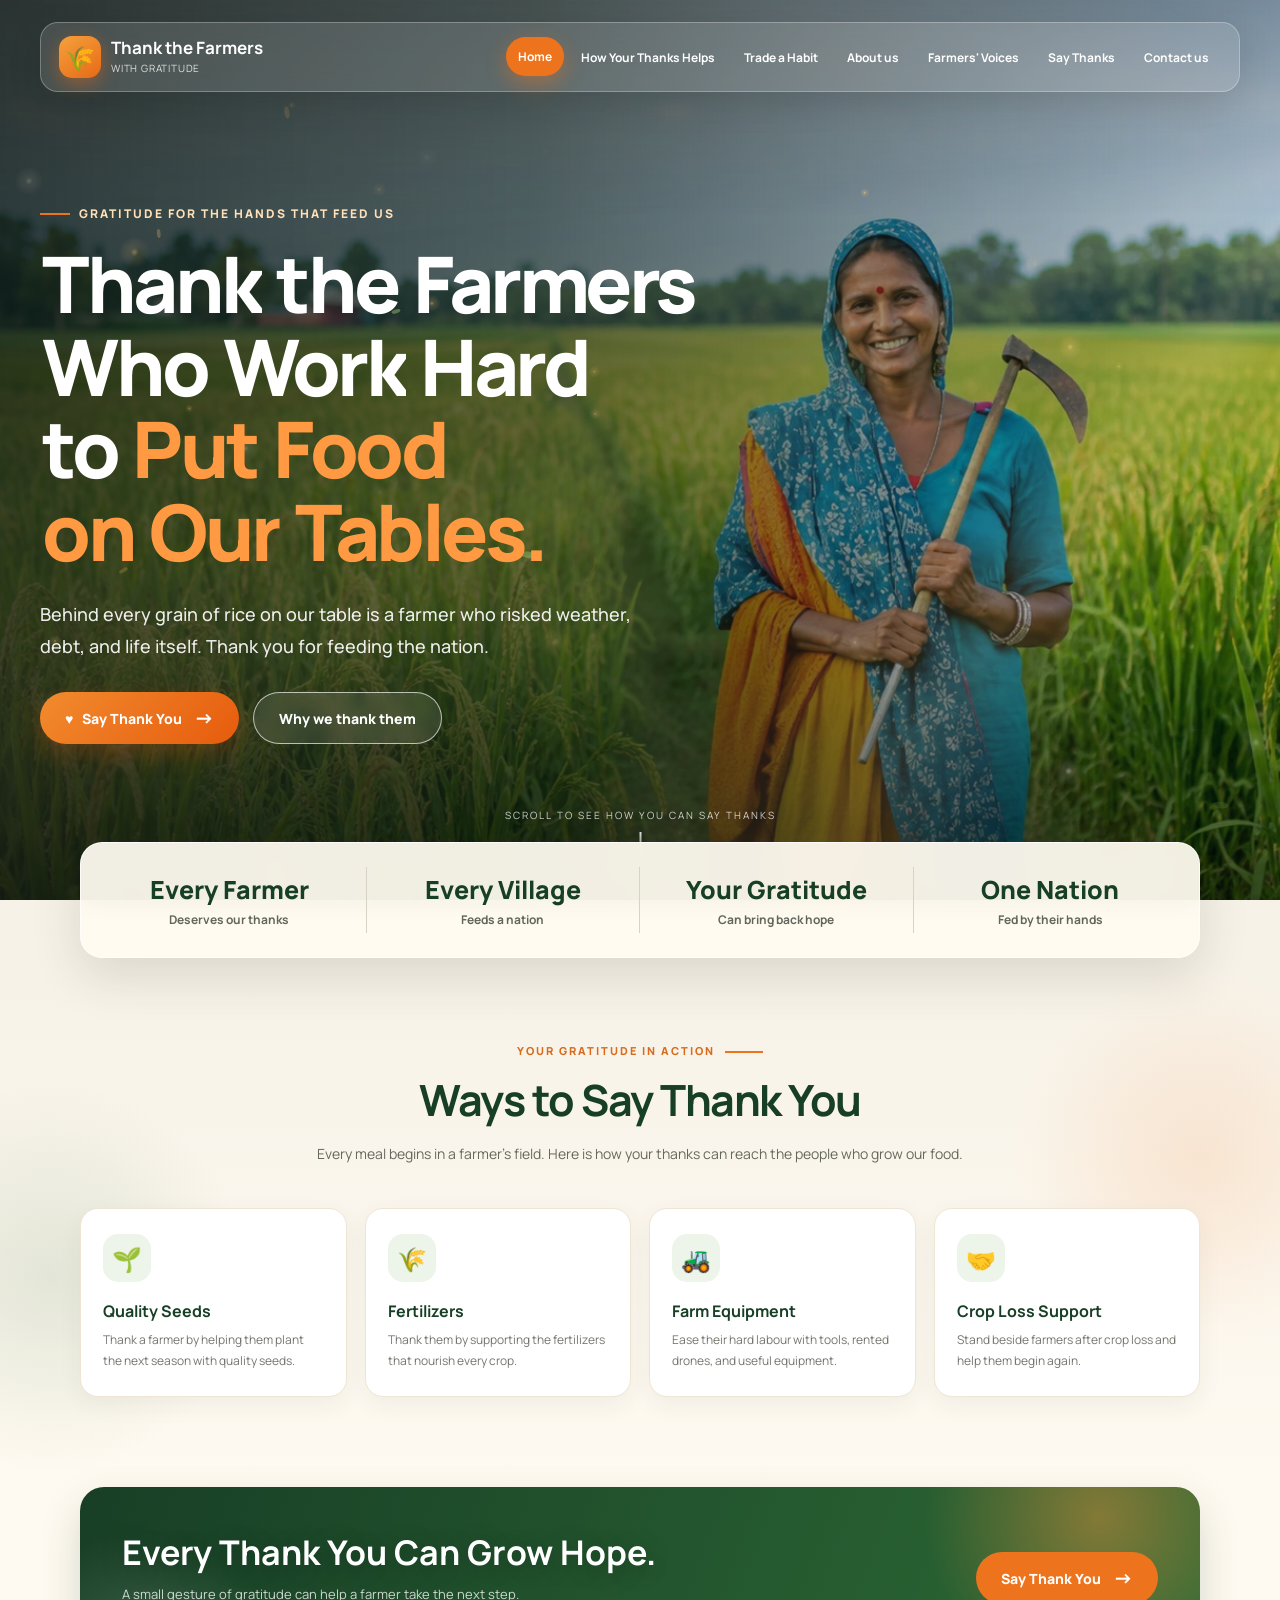
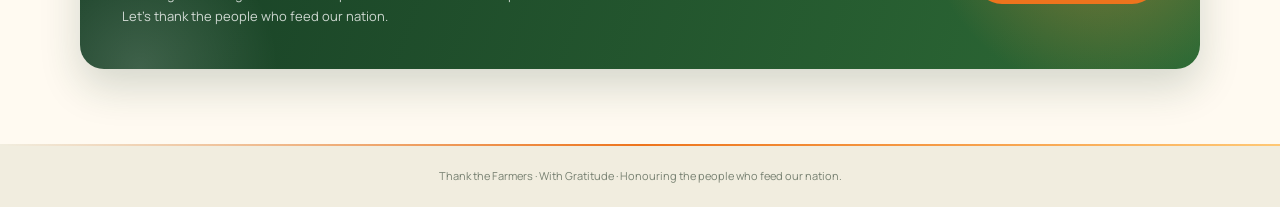
<file: index.html>
<!DOCTYPE html>
<html lang="en">
<head>
  <meta charset="UTF-8" />
  <meta name="viewport" content="width=device-width, initial-scale=1.0" />
  <meta name="description" content="Thank the farmers who work hard to put food on our tables. Say thank you with gratitude and support." />
  <title>Thank the Farmers | With Gratitude</title>
  <link rel="preconnect" href="https://fonts.googleapis.com">
  <link rel="preconnect" href="https://fonts.gstatic.com" crossorigin>
  <link href="https://fonts.googleapis.com/css2?family=Manrope:wght@400;500;600;700;800&display=swap" rel="stylesheet">
  <style>
    :root {
      --green: #173f25;
      --green-dark: #102d1b;
      --orange: #ed741d;
      --cream: #fff8ec;
      --ink: #17251b;
    }
    * { box-sizing: border-box; }
    html { scroll-behavior: smooth; }
    body {
      margin: 0;
      font-family: "Manrope", Arial, sans-serif;
      color: var(--ink);
      background: #f7f2e8;
    }
    .hero {
      min-height: 100vh;
      position: relative;
      isolation: isolate;
      display: flex;
      flex-direction: column;
      background:
        linear-gradient(90deg, rgba(7, 20, 16, .82) 0%, rgba(10, 25, 18, .65) 42%, rgba(9, 20, 15, .16) 100%),
        linear-gradient(0deg, rgba(8, 20, 14, .42), transparent 42%),
        url("farmer-background.webp") 72% 25% / cover no-repeat;
    }
    .hero::after {
      content: "";
      position: absolute;
      inset: 0;
      z-index: -1;
      background: linear-gradient(180deg, rgba(0,0,0,.25), transparent 24%, transparent 72%, rgba(0,0,0,.22));
      pointer-events: none;
    }
    .navbar {
      width: min(1200px, calc(100% - 48px));
      margin: 22px auto 0;
      padding: 13px 18px;
      display: flex;
      align-items: center;
      justify-content: space-between;
      gap: 22px;
      border: 1px solid rgba(255,255,255,.27);
      border-radius: 18px;
      background: rgba(255,255,255,.13);
      backdrop-filter: blur(16px);
      -webkit-backdrop-filter: blur(16px);
      box-shadow: 0 10px 35px rgba(0,0,0,.12);
    }
    .brand {
      display: flex;
      align-items: center;
      gap: 10px;
      color: white;
      text-decoration: none;
      flex-shrink: 0;
    }
    .brand-mark {
      width: 42px; height: 42px;
      display: grid; place-items: center;
      border-radius: 13px;
      color: #fff;
      background: linear-gradient(145deg, #f6a13c, #e66a16);
      font-size: 24px;
    }
    .brand strong { display: block; font-size: 17px; line-height: 1.1; }
    .brand small { display: block; margin-top: 3px; color: rgba(255,255,255,.82); font-size: 10px; letter-spacing: .8px; }
    .nav-links { display: flex; align-items: center; gap: 5px; }
    .nav-links a {
      color: #fff;
      text-decoration: none;
      font-size: 12px;
      font-weight: 700;
      padding: 11px 12px;
      border-radius: 999px;
      transition: background .2s, transform .2s;
      white-space: nowrap;
    }
    .nav-links a:hover, .nav-links a.active { background: var(--orange); transform: translateY(-1px); }
    .hero-content {
      width: min(1200px, calc(100% - 48px));
      margin: auto;
      padding: 95px 0 145px;
      color: white;
    }
    .eyebrow {
      display: inline-flex;
      align-items: center;
      gap: 9px;
      margin-bottom: 20px;
      color: #ffe0b8;
      font-size: 12px;
      font-weight: 800;
      letter-spacing: 2px;
      text-transform: uppercase;
    }
    .eyebrow::before { content: ""; width: 30px; height: 2px; background: var(--orange); }
    h1 {
      max-width: 720px;
      margin: 0;
      font-size: clamp(42px, 6.2vw, 78px);
      line-height: 1.06;
      letter-spacing: -3.5px;
      font-weight: 800;
      text-wrap: balance;
    }
    h1 span { color: #ff9a43; }
    .hero-content p {
      max-width: 630px;
      margin: 25px 0 30px;
      color: rgba(255,255,255,.91);
      font-size: clamp(15px, 1.45vw, 18px);
      line-height: 1.8;
      font-weight: 500;
    }
    .actions { display: flex; align-items: center; flex-wrap: wrap; gap: 14px; }
    .btn {
      display: inline-flex;
      align-items: center;
      justify-content: center;
      gap: 12px;
      min-height: 52px;
      padding: 0 25px;
      border-radius: 999px;
      text-decoration: none;
      font-size: 14px;
      font-weight: 800;
      transition: transform .2s, box-shadow .2s;
    }
    .btn:hover { transform: translateY(-3px); box-shadow: 0 12px 25px rgba(0,0,0,.2); }
    .btn-primary { color: white; background: linear-gradient(135deg, #f28b2e, #e65b0d); box-shadow: 0 9px 24px rgba(221,91,14,.28); }
    .btn-outline { color: white; border: 1px solid rgba(255,255,255,.65); background: rgba(255,255,255,.1); }
    .btn .arrow { font-size: 20px; line-height: 1; }
    .scroll-note {
      position: absolute;
      bottom: 34px; left: 50%;
      transform: translateX(-50%);
      color: rgba(255,255,255,.78);
      font-size: 10px; letter-spacing: 2px; text-transform: uppercase;
    }
    .impact-wrap {
      position: relative;
      z-index: 2;
      width: min(1120px, calc(100% - 48px));
      margin: -58px auto 0;
    }
    .impact {
      display: grid;
      grid-template-columns: repeat(4, 1fr);
      padding: 24px 12px;
      border: 1px solid rgba(255,255,255,.8);
      border-radius: 22px;
      background: rgba(255,251,241,.94);
      box-shadow: 0 18px 50px rgba(44,48,30,.14);
      backdrop-filter: blur(14px);
    }
    .impact-item { text-align: center; padding: 5px 14px; border-right: 1px solid #d8d3c5; }
    .impact-item:last-child { border: 0; }
    .impact-item strong { display: block; color: var(--green); font-size: 25px; font-weight: 800; }
    .impact-item span { display: block; margin-top: 4px; color: #62665c; font-size: 12px; font-weight: 700; }
    .intro {
      padding: 85px 24px 90px;
      text-align: center;
      background: linear-gradient(180deg, #f7f2e8, #fffaf1);
    }
    .section-kicker { color: #d96c1c; font-size: 11px; font-weight: 800; letter-spacing: 2px; text-transform: uppercase; }
    .intro h2 { margin: 12px 0 12px; color: var(--green); font-size: clamp(29px, 4vw, 43px); letter-spacing: -1.5px; }
    .intro > p { max-width: 650px; margin: 0 auto; color: #65685e; line-height: 1.8; font-size: 14px; }
    .support-grid {
      width: min(1120px, 100%);
      margin: 42px auto 0;
      display: grid;
      grid-template-columns: repeat(4, 1fr);
      gap: 18px;
      text-align: left;
    }
    .support-card {
      padding: 25px 22px;
      border: 1px solid #eee5d5;
      border-radius: 18px;
      background: #fff;
      box-shadow: 0 8px 24px rgba(50,55,35,.06);
      transition: transform .2s, box-shadow .2s;
    }
    .support-card:hover { transform: translateY(-5px); box-shadow: 0 16px 30px rgba(50,55,35,.1); }
    .support-icon {
      width: 48px; height: 48px; display: grid; place-items: center;
      margin-bottom: 18px; border-radius: 15px;
      background: #edf4e9; color: #2c6a36; font-size: 24px;
    }
    .support-card h3 { margin: 0 0 8px; color: var(--green); font-size: 16px; }
    .support-card p { margin: 0; color: #73766d; font-size: 12px; line-height: 1.7; }
    .closing {
      padding: 0 24px 75px;
      background: #fffaf1;
    }
    .closing-inner {
      width: min(1120px, 100%);
      margin: auto;
      padding: 42px;
      display: flex; align-items: center; justify-content: space-between; gap: 25px;
      border-radius: 24px;
      color: white;
      background: linear-gradient(110deg, #183f26, #2d6a35);
      box-shadow: 0 18px 40px rgba(24,63,38,.18);
    }
    .closing h2 { margin: 0 0 8px; font-size: clamp(24px, 3vw, 34px); }
    .closing p { margin: 0; color: rgba(255,255,255,.78); font-size: 13px; line-height: 1.7; }
    .closing .btn { flex-shrink: 0; color: white; background: var(--orange); }
    footer { padding: 24px; text-align: center; color: #778071; background: #f1eddf; font-size: 11px; }
    @media (max-width: 980px) {
      .navbar { align-items: flex-start; flex-direction: column; }
      .nav-links { width: 100%; overflow-x: auto; padding-bottom: 3px; }
      .nav-links a { font-size: 11px; }
      .hero-content { padding-top: 85px; }
      .support-grid { grid-template-columns: repeat(2, 1fr); }
    }
    @media (max-width: 600px) {
      .hero { min-height: 790px;  }
      .navbar { width: calc(100% - 24px); margin-top: 12px; padding: 12px; border-radius: 14px; }
      .nav-links { gap: 2px; }
      .nav-links a { padding: 9px 10px; }
      .hero-content { width: calc(100% - 40px); padding: 100px 0 155px; margin: 0 auto; }
      h1 { font-size: clamp(39px, 11vw, 58px); letter-spacing: -2px; }
      .hero-content p { font-size: 14px; line-height: 1.7; }
      .btn { min-height: 48px; padding: 0 20px; }
      .impact-wrap { width: calc(100% - 24px); margin-top: -75px; }
      .impact { grid-template-columns: repeat(2, 1fr); padding: 12px 5px; }
      .impact-item { padding: 13px 5px; }
      .impact-item:nth-child(2) { border-right: 0; }
      .impact-item:nth-child(1), .impact-item:nth-child(2) { border-bottom: 1px solid #d8d3c5; }
      .impact-item strong { font-size: 20px; }
      .impact-item span { font-size: 10px; }
      .intro { padding: 65px 18px; }
      .support-grid { gap: 11px; }
      .support-card { padding: 18px 14px; }
      .support-card h3 { font-size: 14px; }
      .support-card p { font-size: 11px; }
      .closing { padding: 0 18px 55px; }
      .closing-inner { padding: 28px 22px; align-items: flex-start; flex-direction: column; }
    }
  
    /* ---- Mobile menu (tablet/phone only; laptop navbar unchanged) ---- */
    .menu-toggle { display:none; }
    @media (max-width:980px) {
      .navbar { flex-direction:row; align-items:center; flex-wrap:nowrap; position:relative; z-index:20; }
      .menu-toggle { display:flex; flex-direction:column; justify-content:center; align-items:stretch; gap:5px; width:46px; height:46px; margin-left:auto; padding:0 12px; border:1px solid rgba(255,255,255,.38); border-radius:14px; background:rgba(255,255,255,.16); cursor:pointer; -webkit-tap-highlight-color:transparent; }
      .menu-toggle span { display:block; height:2px; border-radius:2px; background:#fff; transition:transform .25s ease, opacity .2s ease; }
      .navbar.open .menu-toggle { background:var(--orange); border-color:var(--orange); }
      .navbar.open .menu-toggle span:nth-child(1) { transform:translateY(7px) rotate(45deg); }
      .navbar.open .menu-toggle span:nth-child(2) { opacity:0; }
      .navbar.open .menu-toggle span:nth-child(3) { transform:translateY(-7px) rotate(-45deg); }
      .nav-links { display:none; position:absolute; top:calc(100% + 10px); left:0; right:0; width:auto; flex-direction:column; align-items:stretch; gap:4px; padding:12px; overflow:visible; border:1px solid rgba(255,255,255,.2); border-radius:20px; background:rgba(14,40,25,.97); box-shadow:0 22px 44px rgba(0,0,0,.35); }
      .navbar.open .nav-links { display:flex; animation:menuIn .22s ease; }
      .nav-links a { display:flex; align-items:center; justify-content:space-between; padding:15px 16px; border-radius:13px; font-size:15px; white-space:normal; transform:none !important; }
      .nav-links a::after { content:"\203A"; opacity:.55; font-size:20px; line-height:1; }
      .nav-links a.active { background:var(--orange); }
      .nav-links a.active::after { opacity:1; }
      .hero.menu-open, .page-hero.menu-open { z-index:30; }
    }
    @keyframes menuIn { from { opacity:0; transform:translateY(-8px); } to { opacity:1; transform:none; } }
  
    /* ---- Keep the farmer's face visible on every screen size ---- */
    @media (min-width:601px) and (max-width:980px) {
      .hero-content h1, .hero-content p { max-width:60%; }
    }
    @media (max-width:600px) {
      .hero, .page-hero {
        background:
          linear-gradient(0deg, rgba(7,20,16,.92) 0%, rgba(10,25,18,.78) 38%, rgba(9,20,15,.12) 62%, rgba(9,20,15,.05) 100%),
          url("farmer-background.webp") 72% 0 / cover no-repeat !important;
      }
      .hero-content { margin-top:auto !important; padding-top:340px !important; }
      .hero { min-height:820px; }
      .page-hero { min-height:0; }
      .page-hero .hero-content { padding-bottom:70px !important; }
    }
  </style>
  <script>document.documentElement.className+=" fx"</script>
  <link rel="stylesheet" href="effects.css">
</head>
<body>
  <header class="hero" id="home">
    <nav class="navbar" aria-label="Main navigation">
      <a class="brand" href="#home">
        <span class="brand-mark">🌾</span>
        <span><strong>Thank the Farmers</strong><small>WITH GRATITUDE</small></span>
      </a>
      <button class="menu-toggle" type="button" aria-label="Open menu" aria-expanded="false" aria-controls="navlinks"><span></span><span></span><span></span></button>
      <div class="nav-links" id="navlinks">
        <a class="active" href="#home">Home</a>
        <a href="what-we-do-with-donations.html">How Your Thanks Helps</a>
        <a href="donate-bad-habits.html">Trade a Habit</a>
        <a href="aboutus.html">About us</a>
        <a href="impact-stories.html">Farmers' Voices</a>
        <a href="donations.html">Say Thanks</a>
        <a href="contact.html">Contact us</a>
      </div>
    </nav>

    <main class="hero-content">
      <div class="eyebrow">Gratitude for the hands that feed us</div>
      <h1>Thank the Farmers Who Work Hard to <span>Put Food on Our Tables.</span></h1>
      <p>Behind every grain of rice on our table is a farmer who risked weather, debt, and life itself. Thank you for feeding the nation.</p>
      <div class="actions">
        <a class="btn btn-primary" href="donations.html">♥ &nbsp; Say Thank You <span class="arrow">→</span></a>
        <a class="btn btn-outline" href="#support">Why we thank them</a>
      </div>
    </main>
    <div class="scroll-note">Scroll to see how you can say thanks</div>
  </header>

  <section class="impact-wrap" id="impact" aria-label="Our impact">
    <div class="impact">
      <div class="impact-item"><strong>Every Farmer</strong><span>Deserves our thanks</span></div>
      <div class="impact-item"><strong>Every Village</strong><span>Feeds a nation</span></div>
      <div class="impact-item"><strong>Your Gratitude</strong><span>Can bring back hope</span></div>
      <div class="impact-item"><strong>One Nation</strong><span>Fed by their hands</span></div>
    </div>
  </section>

  <section class="intro" id="support">
    <div class="section-kicker">Your gratitude in action</div>
    <h2>Ways to Say Thank You</h2>
    <p>Every meal begins in a farmer's field. Here is how your thanks can reach the people who grow our food.</p>
    <div class="support-grid">
      <article class="support-card">
        <div class="support-icon">🌱</div>
        <h3>Quality Seeds</h3>
        <p>Thank a farmer by helping them plant the next season with quality seeds.</p>
      </article>
      <article class="support-card">
        <div class="support-icon">🌾</div>
        <h3>Fertilizers</h3>
        <p>Thank them by supporting the fertilizers that nourish every crop.</p>
      </article>
      <article class="support-card">
        <div class="support-icon">🚜</div>
        <h3>Farm Equipment</h3>
        <p>Ease their hard labour with tools, rented drones, and useful equipment.</p>
      </article>
      <article class="support-card">
        <div class="support-icon">🤝</div>
        <h3>Crop Loss Support</h3>
        <p>Stand beside farmers after crop loss and help them begin again.</p>
      </article>
    </div>
  </section>

  <section class="closing" id="donate">
    <div class="closing-inner">
      <div>
        <h2>Every Thank You Can Grow Hope.</h2>
        <p>A small gesture of gratitude can help a farmer take the next step.<br>Let's thank the people who feed our nation.</p>
      </div>
      <a class="btn" href="donations.html">Say Thank You <span class="arrow">→</span></a>
    </div>
  </section>

  <footer id="contact">Thank the Farmers · With Gratitude · Honouring the people who feed our nation.</footer>
  <script>
    (function () {
      var nav = document.querySelector('.navbar'), btn = document.querySelector('.menu-toggle');
      if (!nav || !btn) return;
      var host = nav.closest('header');
      function setOpen(o) {
        nav.classList.toggle('open', o);
        if (host) host.classList.toggle('menu-open', o);
        btn.setAttribute('aria-expanded', o ? 'true' : 'false');
      }
      btn.addEventListener('click', function (e) { e.stopPropagation(); setOpen(!nav.classList.contains('open')); });
      nav.querySelectorAll('.nav-links a').forEach(function (a) { a.addEventListener('click', function () { setOpen(false); }); });
      document.addEventListener('click', function (e) { if (!nav.contains(e.target)) setOpen(false); });
      document.addEventListener('keydown', function (e) { if (e.key === 'Escape') setOpen(false); });
      window.addEventListener('resize', function () { if (window.innerWidth > 980) setOpen(false); });
    })();
  </script>
  <script src="effects.js" defer></script>
</body>
</html>
</file>
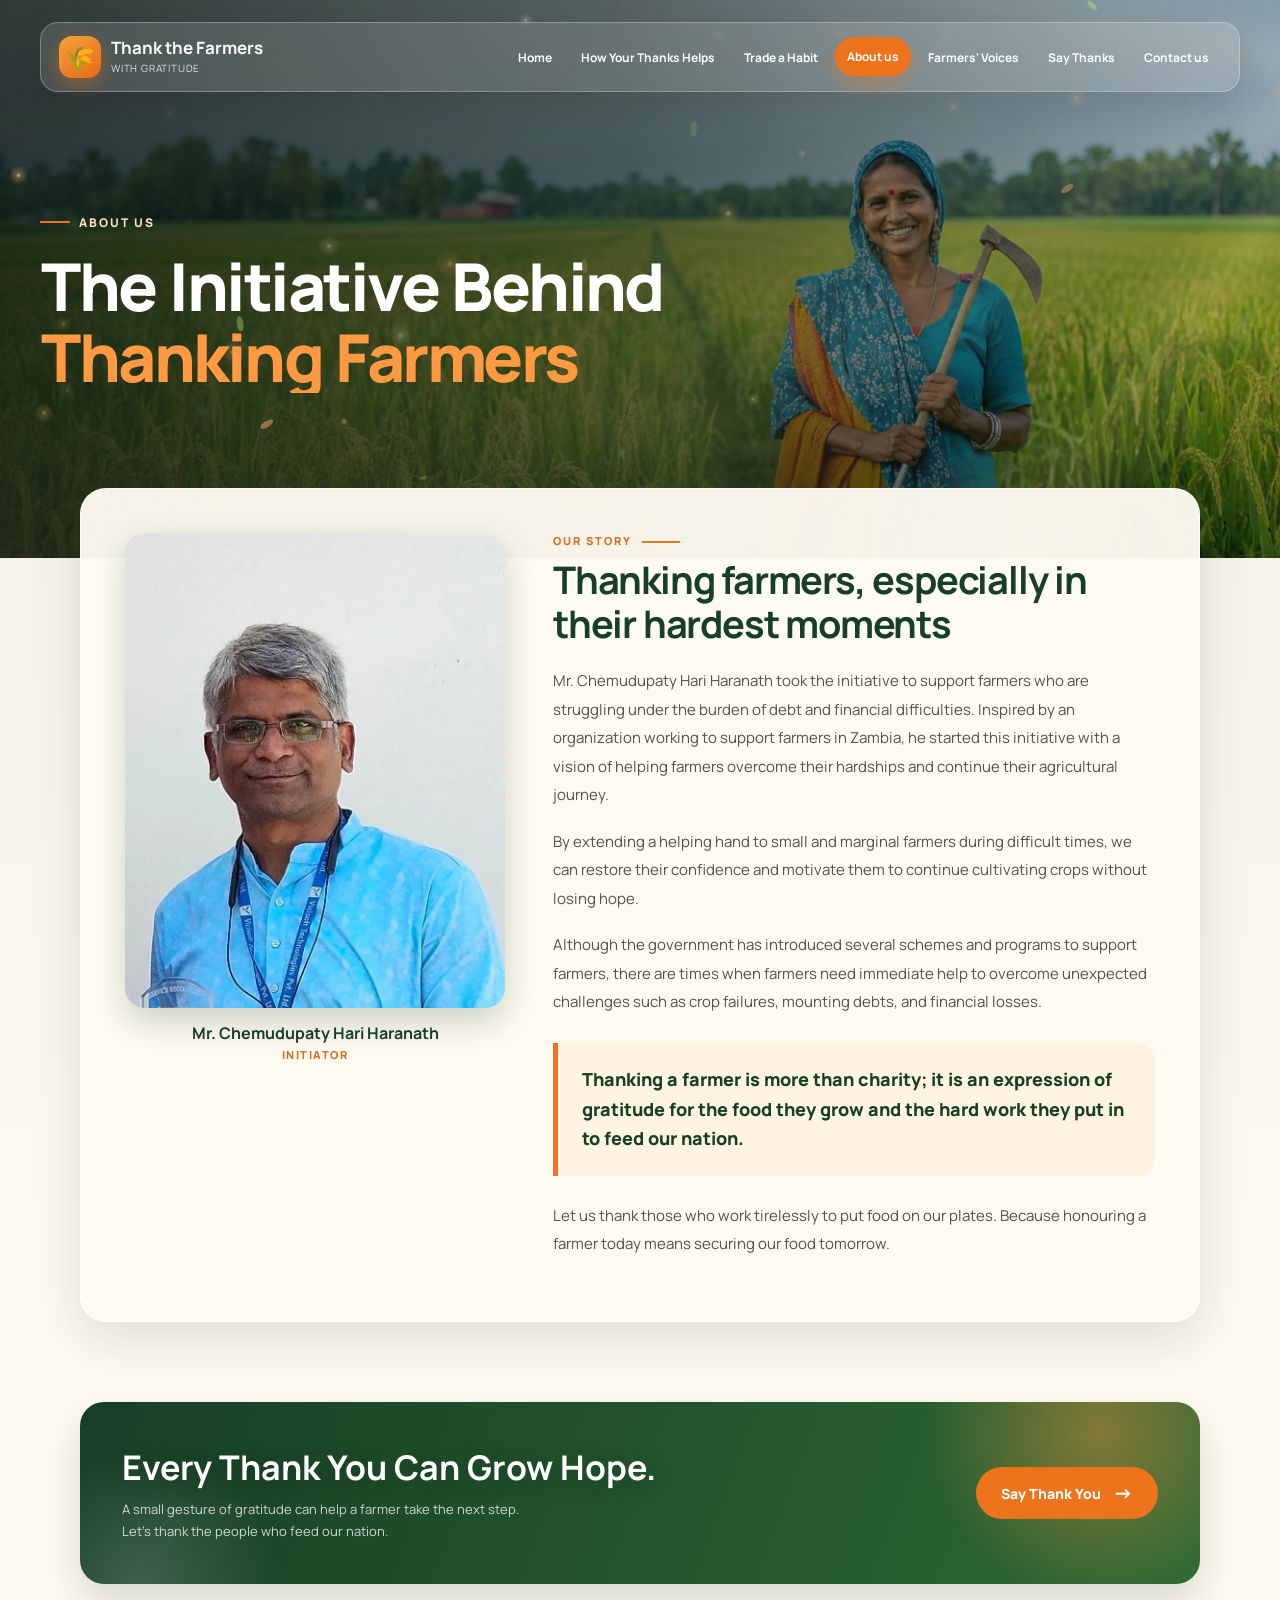
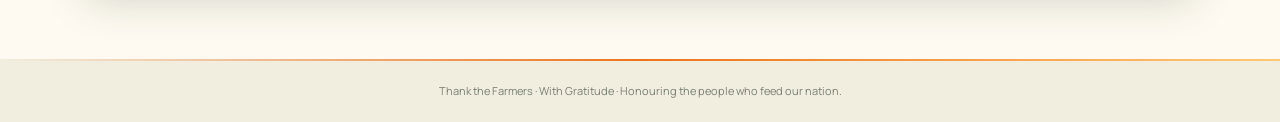
<file: aboutus.html>
<!DOCTYPE html>
<html lang="en">
<head>
  <meta charset="UTF-8" />
  <meta name="viewport" content="width=device-width, initial-scale=1.0" />
  <meta name="description" content="The initiative behind helping farmers: why Mr. Chemudupaty Hari Haranath started Thank the Farmers." />
  <title>About Us | Thank the Farmers | With Gratitude</title>
  <link rel="preconnect" href="https://fonts.googleapis.com">
  <link rel="preconnect" href="https://fonts.gstatic.com" crossorigin>
  <link href="https://fonts.googleapis.com/css2?family=Manrope:wght@400;500;600;700;800&display=swap" rel="stylesheet">
  <style>
    :root { --green:#173f25; --green-dark:#102d1b; --orange:#ed741d; --cream:#fff8ec; --ink:#17251b; }
    * { box-sizing: border-box; }
    html { scroll-behavior: smooth; }
    body { margin:0; font-family:"Manrope",Arial,sans-serif; color:var(--ink); background:#f7f2e8; }
    .page-hero {
      position:relative; isolation:isolate; display:flex; flex-direction:column; min-height:62vh;
      background:
        linear-gradient(90deg, rgba(7,20,16,.85) 0%, rgba(10,25,18,.68) 50%, rgba(9,20,15,.3) 100%),
        linear-gradient(0deg, rgba(8,20,14,.42), transparent 42%),
        url("farmer-background.webp") 72% 25% / cover no-repeat;
    }
    .navbar {
      width:min(1200px, calc(100% - 48px)); margin:22px auto 0; padding:13px 18px;
      display:flex; align-items:center; justify-content:space-between; gap:22px;
      border:1px solid rgba(255,255,255,.27); border-radius:18px; background:rgba(255,255,255,.13);
      backdrop-filter:blur(16px); -webkit-backdrop-filter:blur(16px); box-shadow:0 10px 35px rgba(0,0,0,.12);
    }
    .brand { display:flex; align-items:center; gap:10px; color:#fff; text-decoration:none; flex-shrink:0; }
    .brand-mark { width:42px; height:42px; display:grid; place-items:center; border-radius:13px; color:#fff; background:linear-gradient(145deg,#f6a13c,#e66a16); font-size:24px; }
    .brand strong { display:block; font-size:17px; line-height:1.1; }
    .brand small { display:block; margin-top:3px; color:rgba(255,255,255,.82); font-size:10px; letter-spacing:.8px; }
    .nav-links { display:flex; align-items:center; gap:5px; }
    .nav-links a { color:#fff; text-decoration:none; font-size:12px; font-weight:700; padding:11px 12px; border-radius:999px; transition:background .2s, transform .2s; white-space:nowrap; }
    .nav-links a:hover, .nav-links a.active { background:var(--orange); transform:translateY(-1px); }
    .hero-content { width:min(1200px, calc(100% - 48px)); margin:auto; padding:70px 0 120px; color:#fff; }
    .eyebrow { display:inline-flex; align-items:center; gap:9px; margin-bottom:20px; color:#ffe0b8; font-size:12px; font-weight:800; letter-spacing:2px; text-transform:uppercase; }
    .eyebrow::before { content:""; width:30px; height:2px; background:var(--orange); }
    h1 { max-width:760px; margin:0; font-size:clamp(36px,5.4vw,66px); line-height:1.08; letter-spacing:-2.5px; font-weight:800; text-wrap:balance; }
    h1 span { color:#ff9a43; }

    .story { padding:0 24px 80px; background:linear-gradient(180deg,#f7f2e8,#fffaf1); }
    .story-card {
      position:relative; z-index:2; width:min(1120px,100%); margin:-70px auto 0; padding:44px;
      display:grid; grid-template-columns:minmax(260px,380px) 1fr; gap:48px; align-items:start;
      border:1px solid rgba(255,255,255,.8); border-radius:26px; background:rgba(255,251,241,.96);
      box-shadow:0 18px 50px rgba(44,48,30,.14);
    }
    .portrait { margin:0; position:sticky; top:24px; }
    .portrait img { display:block; width:100%; aspect-ratio:4/5; object-fit:cover; object-position:50% 18%; border-radius:20px; box-shadow:0 14px 34px rgba(23,63,37,.22); }
    .portrait figcaption { margin-top:14px; text-align:center; }
    .portrait figcaption strong { display:block; color:var(--green); font-size:16px; }
    .portrait figcaption span { display:block; margin-top:3px; color:#d96c1c; font-size:11px; font-weight:800; letter-spacing:1.5px; text-transform:uppercase; }
    .section-kicker { color:#d96c1c; font-size:11px; font-weight:800; letter-spacing:2px; text-transform:uppercase; }
    .story-text h2 { margin:10px 0 22px; color:var(--green); font-size:clamp(26px,3.4vw,38px); letter-spacing:-1.2px; line-height:1.15; }
    .story-text p { margin:0 0 18px; color:#4f5348; font-size:15px; line-height:1.9; }
    .highlight {
      margin:26px 0; padding:22px 24px; border-left:5px solid var(--orange); border-radius:0 18px 18px 0;
      background:#fff3e2; color:var(--green); font-size:18px; font-weight:800; line-height:1.65;
    }
    .final-line { color:var(--green)!important; font-weight:700; font-size:16px!important; margin-bottom:0!important; }

    .closing { padding:0 24px 75px; background:#fffaf1; }
    .closing-inner { width:min(1120px,100%); margin:auto; padding:42px; display:flex; align-items:center; justify-content:space-between; gap:25px; border-radius:24px; color:#fff; background:linear-gradient(110deg,#183f26,#2d6a35); box-shadow:0 18px 40px rgba(24,63,38,.18); }
    .closing h2 { margin:0 0 8px; font-size:clamp(24px,3vw,34px); }
    .closing p { margin:0; color:rgba(255,255,255,.78); font-size:13px; line-height:1.7; }
    .btn { display:inline-flex; align-items:center; justify-content:center; gap:12px; min-height:52px; padding:0 25px; border-radius:999px; text-decoration:none; font-size:14px; font-weight:800; color:#fff; background:var(--orange); flex-shrink:0; transition:transform .2s, box-shadow .2s; }
    .btn:hover { transform:translateY(-3px); box-shadow:0 12px 25px rgba(0,0,0,.2); }
    .btn .arrow { font-size:20px; line-height:1; }
    footer { padding:24px; text-align:center; color:#778071; background:#f1eddf; font-size:11px; }

    @media (max-width:980px) {
      .navbar { align-items:flex-start; flex-direction:column; }
      .nav-links { width:100%; overflow-x:auto; padding-bottom:3px; }
      .nav-links a { font-size:11px; }
      .story-card { grid-template-columns:1fr; padding:30px 24px; gap:30px; }
      .portrait { position:static; max-width:380px; margin:0 auto; }
    }
    @media (max-width:600px) {
      .navbar { width:calc(100% - 24px); margin-top:12px; padding:12px; border-radius:14px; }
      .nav-links { gap:2px; }
      .nav-links a { padding:9px 10px; }
      .hero-content { width:calc(100% - 40px); padding:60px 0 110px; }
      h1 { letter-spacing:-1.5px; }
      .story { padding:0 14px 60px; }
      .story-card { margin-top:-55px; padding:22px 18px; border-radius:20px; }
      .story-text p { font-size:14px; }
      .highlight { font-size:16px; padding:18px; }
      .closing { padding:0 18px 55px; }
      .closing-inner { padding:28px 22px; align-items:flex-start; flex-direction:column; }
    }
  
    /* ---- Mobile menu (tablet/phone only; laptop navbar unchanged) ---- */
    .menu-toggle { display:none; }
    @media (max-width:980px) {
      .navbar { flex-direction:row; align-items:center; flex-wrap:nowrap; position:relative; z-index:20; }
      .menu-toggle { display:flex; flex-direction:column; justify-content:center; align-items:stretch; gap:5px; width:46px; height:46px; margin-left:auto; padding:0 12px; border:1px solid rgba(255,255,255,.38); border-radius:14px; background:rgba(255,255,255,.16); cursor:pointer; -webkit-tap-highlight-color:transparent; }
      .menu-toggle span { display:block; height:2px; border-radius:2px; background:#fff; transition:transform .25s ease, opacity .2s ease; }
      .navbar.open .menu-toggle { background:var(--orange); border-color:var(--orange); }
      .navbar.open .menu-toggle span:nth-child(1) { transform:translateY(7px) rotate(45deg); }
      .navbar.open .menu-toggle span:nth-child(2) { opacity:0; }
      .navbar.open .menu-toggle span:nth-child(3) { transform:translateY(-7px) rotate(-45deg); }
      .nav-links { display:none; position:absolute; top:calc(100% + 10px); left:0; right:0; width:auto; flex-direction:column; align-items:stretch; gap:4px; padding:12px; overflow:visible; border:1px solid rgba(255,255,255,.2); border-radius:20px; background:rgba(14,40,25,.97); box-shadow:0 22px 44px rgba(0,0,0,.35); }
      .navbar.open .nav-links { display:flex; animation:menuIn .22s ease; }
      .nav-links a { display:flex; align-items:center; justify-content:space-between; padding:15px 16px; border-radius:13px; font-size:15px; white-space:normal; transform:none !important; }
      .nav-links a::after { content:"\203A"; opacity:.55; font-size:20px; line-height:1; }
      .nav-links a.active { background:var(--orange); }
      .nav-links a.active::after { opacity:1; }
      .hero.menu-open, .page-hero.menu-open { z-index:30; }
    }
    @keyframes menuIn { from { opacity:0; transform:translateY(-8px); } to { opacity:1; transform:none; } }
  
    /* ---- Keep the farmer's face visible on every screen size ---- */
    @media (min-width:601px) and (max-width:980px) {
      .hero-content h1, .hero-content p { max-width:60%; }
    }
    @media (max-width:600px) {
      .hero, .page-hero {
        background:
          linear-gradient(0deg, rgba(7,20,16,.92) 0%, rgba(10,25,18,.78) 38%, rgba(9,20,15,.12) 62%, rgba(9,20,15,.05) 100%),
          url("farmer-background.webp") 72% 0 / cover no-repeat !important;
      }
      .hero-content { margin-top:auto !important; padding-top:340px !important; }
      .hero { min-height:820px; }
      .page-hero { min-height:0; }
      .page-hero .hero-content { padding-bottom:70px !important; }
    }
  </style>
  <script>document.documentElement.className+=" fx"</script>
  <link rel="stylesheet" href="effects.css">
</head>
<body>
  <header class="page-hero" id="home">
    <nav class="navbar" aria-label="Main navigation">
      <a class="brand" href="index.html">
        <span class="brand-mark">🌾</span>
        <span><strong>Thank the Farmers</strong><small>WITH GRATITUDE</small></span>
      </a>
      <button class="menu-toggle" type="button" aria-label="Open menu" aria-expanded="false" aria-controls="navlinks"><span></span><span></span><span></span></button>
      <div class="nav-links" id="navlinks">
        <a href="index.html">Home</a>
        <a href="what-we-do-with-donations.html">How Your Thanks Helps</a>
        <a href="donate-bad-habits.html">Trade a Habit</a>
        <a class="active" href="aboutus.html">About us</a>
        <a href="impact-stories.html">Farmers' Voices</a>
        <a href="donations.html">Say Thanks</a>
        <a href="contact.html">Contact us</a>
      </div>
    </nav>
    <div class="hero-content">
      <div class="eyebrow">About us</div>
      <h1>The Initiative Behind <span>Thanking Farmers</span></h1>
    </div>
  </header>

  <section class="story" id="about">
    <div class="story-card">
      <figure class="portrait">
        <img src="hari-haranath.webp" alt="Mr. Chemudupaty Hari Haranath" />
        <figcaption>
          <strong>Mr. Chemudupaty Hari Haranath</strong>
          <span>Initiator</span>
        </figcaption>
      </figure>

      <div class="story-text">
        <div class="section-kicker">Our story</div>
        <h2>Thanking farmers, especially in their hardest moments</h2>
        <p>Mr. Chemudupaty Hari Haranath took the initiative to support farmers who are struggling under the burden of debt and financial difficulties. Inspired by an organization working to support farmers in Zambia, he started this initiative with a vision of helping farmers overcome their hardships and continue their agricultural journey.</p>
        <p>By extending a helping hand to small and marginal farmers during difficult times, we can restore their confidence and motivate them to continue cultivating crops without losing hope.</p>
        <p>Although the government has introduced several schemes and programs to support farmers, there are times when farmers need immediate help to overcome unexpected challenges such as crop failures, mounting debts, and financial losses.</p>
        <div class="highlight">Thanking a farmer is more than charity; it is an expression of gratitude for the food they grow and the hard work they put in to feed our nation.</div>
        <p>Let us thank those who work tirelessly to put food on our plates. Because honouring a farmer today means securing our food tomorrow.</p>
      </div>
    </div>
  </section>

  <section class="closing" id="donate">
    <div class="closing-inner">
      <div>
        <h2>Every Thank You Can Grow Hope.</h2>
        <p>A small gesture of gratitude can help a farmer take the next step.<br>Let's thank the people who feed our nation.</p>
      </div>
      <a class="btn" href="donations.html">Say Thank You <span class="arrow">→</span></a>
    </div>
  </section>

  <footer id="contact">Thank the Farmers · With Gratitude · Honouring the people who feed our nation.</footer>
  <script>
    (function () {
      var nav = document.querySelector('.navbar'), btn = document.querySelector('.menu-toggle');
      if (!nav || !btn) return;
      var host = nav.closest('header');
      function setOpen(o) {
        nav.classList.toggle('open', o);
        if (host) host.classList.toggle('menu-open', o);
        btn.setAttribute('aria-expanded', o ? 'true' : 'false');
      }
      btn.addEventListener('click', function (e) { e.stopPropagation(); setOpen(!nav.classList.contains('open')); });
      nav.querySelectorAll('.nav-links a').forEach(function (a) { a.addEventListener('click', function () { setOpen(false); }); });
      document.addEventListener('click', function (e) { if (!nav.contains(e.target)) setOpen(false); });
      document.addEventListener('keydown', function (e) { if (e.key === 'Escape') setOpen(false); });
      window.addEventListener('resize', function () { if (window.innerWidth > 980) setOpen(false); });
    })();
  </script>
  <script src="effects.js" defer></script>
</body>
</html>
</file>
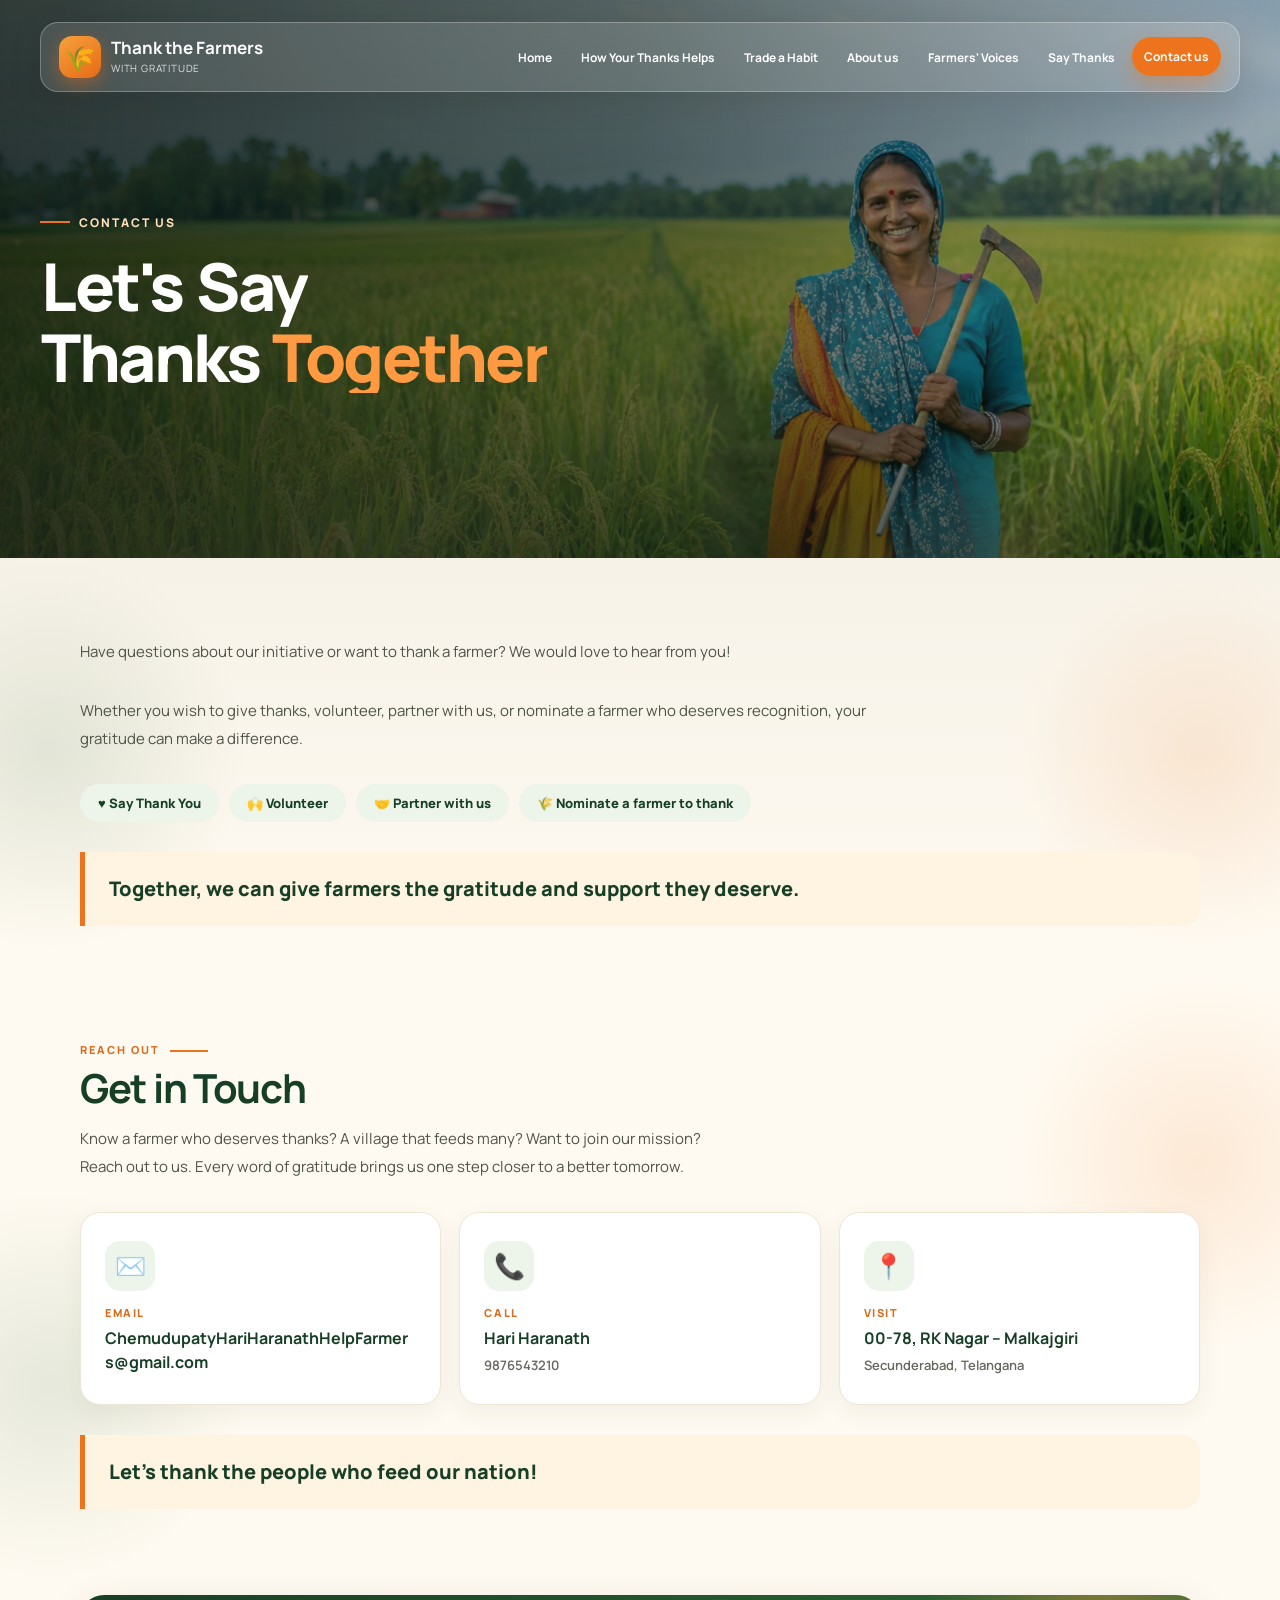
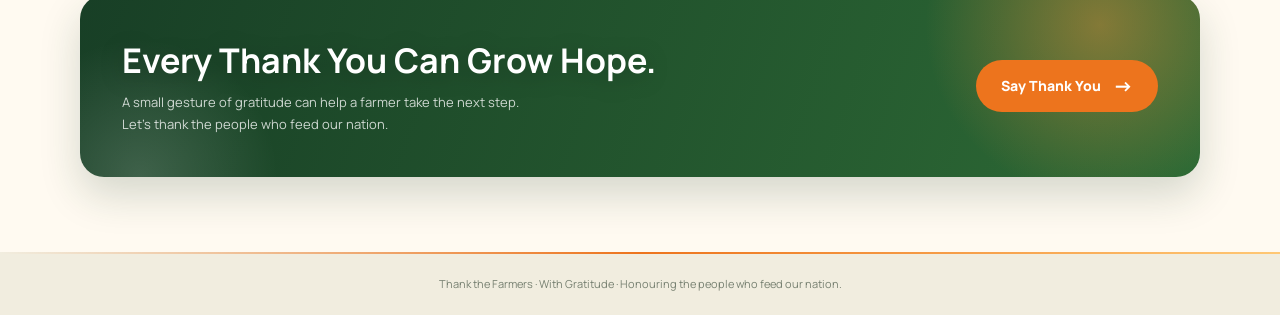
<file: contact.html>
<!DOCTYPE html>
<html lang="en">
<head>
  <meta charset="UTF-8" />
  <meta name="viewport" content="width=device-width, initial-scale=1.0" />
  <meta name="description" content="Get in touch to say thank you, volunteer, partner with us, or tell us about a farmer who deserves thanks." />
  <title>Contact Us | Thank the Farmers | With Gratitude</title>
  <link rel="preconnect" href="https://fonts.googleapis.com">
  <link rel="preconnect" href="https://fonts.gstatic.com" crossorigin>
  <link href="https://fonts.googleapis.com/css2?family=Manrope:wght@400;500;600;700;800&display=swap" rel="stylesheet">
  <style>

    :root { --green:#173f25; --green-dark:#102d1b; --orange:#ed741d; --cream:#fff8ec; --ink:#17251b; }
    * { box-sizing: border-box; }
    html { scroll-behavior: smooth; }
    body { margin:0; font-family:"Manrope",Arial,sans-serif; color:var(--ink); background:#f7f2e8; }
    .page-hero {
      position:relative; isolation:isolate; display:flex; flex-direction:column; min-height:62vh;
      background:
        linear-gradient(90deg, rgba(7,20,16,.85) 0%, rgba(10,25,18,.68) 50%, rgba(9,20,15,.3) 100%),
        linear-gradient(0deg, rgba(8,20,14,.42), transparent 42%),
        url("farmer-background.webp") 72% 25% / cover no-repeat;
    }
    .navbar {
      width:min(1200px, calc(100% - 48px)); margin:22px auto 0; padding:13px 18px;
      display:flex; align-items:center; justify-content:space-between; gap:22px;
      border:1px solid rgba(255,255,255,.27); border-radius:18px; background:rgba(255,255,255,.13);
      backdrop-filter:blur(16px); -webkit-backdrop-filter:blur(16px); box-shadow:0 10px 35px rgba(0,0,0,.12);
    }
    .brand { display:flex; align-items:center; gap:10px; color:#fff; text-decoration:none; flex-shrink:0; }
    .brand-mark { width:42px; height:42px; display:grid; place-items:center; border-radius:13px; color:#fff; background:linear-gradient(145deg,#f6a13c,#e66a16); font-size:24px; }
    .brand strong { display:block; font-size:17px; line-height:1.1; }
    .brand small { display:block; margin-top:3px; color:rgba(255,255,255,.82); font-size:10px; letter-spacing:.8px; }
    .nav-links { display:flex; align-items:center; gap:5px; }
    .nav-links a { color:#fff; text-decoration:none; font-size:12px; font-weight:700; padding:11px 12px; border-radius:999px; transition:background .2s, transform .2s; white-space:nowrap; }
    .nav-links a:hover, .nav-links a.active { background:var(--orange); transform:translateY(-1px); }
    .hero-content { width:min(1200px, calc(100% - 48px)); margin:auto; padding:70px 0 120px; color:#fff; }
    .eyebrow { display:inline-flex; align-items:center; gap:9px; margin-bottom:20px; color:#ffe0b8; font-size:12px; font-weight:800; letter-spacing:2px; text-transform:uppercase; }
    .eyebrow::before { content:""; width:30px; height:2px; background:var(--orange); }
    h1 { max-width:760px; margin:0; font-size:clamp(36px,5.4vw,66px); line-height:1.08; letter-spacing:-2.5px; font-weight:800; text-wrap:balance; }
    h1 span { color:#ff9a43; }


    .section { padding:80px 24px 20px; background:linear-gradient(180deg,#f7f2e8,#fffaf1); }
    .section.alt { background:#fffaf1; padding-bottom:70px; }
    .wrap { width:min(1120px,100%); margin:auto; }
    .num { display:inline-grid; place-items:center; width:46px; height:46px; margin-bottom:14px; border-radius:14px; color:#fff; font-weight:800; font-size:20px; background:linear-gradient(145deg,#f6a13c,#e66a16); }
    .section-kicker { color:#d96c1c; font-size:11px; font-weight:800; letter-spacing:2px; text-transform:uppercase; }
    .wrap h2 { margin:8px 0 14px; color:var(--green); font-size:clamp(26px,3.6vw,40px); letter-spacing:-1.3px; line-height:1.15; }
    .lead { max-width:780px; margin:0 0 30px; color:#4f5348; font-size:15px; line-height:1.9; }
    .photos { display:grid; grid-template-columns:1fr 1fr; gap:18px; margin-bottom:34px; }
    .photos img { display:block; width:100%; aspect-ratio:16/10; object-fit:cover; border-radius:22px; box-shadow:0 14px 34px rgba(23,63,37,.2); }
    .photos .tall { object-position:78% 70%; }
    .sub { margin:0 0 16px; color:var(--green); font-size:17px; font-weight:800; }
    .cards { display:grid; grid-template-columns:repeat(auto-fit,minmax(210px,1fr)); gap:16px; margin:0 0 30px; padding:0; list-style:none; }
    .cards li { padding:22px 20px; border:1px solid #eee5d5; border-radius:18px; background:#fff; box-shadow:0 8px 24px rgba(50,55,35,.06); color:#4f5348; font-size:13px; line-height:1.7; font-weight:600; transition:transform .2s, box-shadow .2s; }
    .cards li:hover { transform:translateY(-5px); box-shadow:0 16px 30px rgba(50,55,35,.1); }
    .cards .ic { display:grid; place-items:center; width:44px; height:44px; margin-bottom:12px; border-radius:14px; background:#edf4e9; font-size:22px; }
    .goal { margin:0 0 30px; padding:20px 24px; border-radius:18px; background:#edf4e9; color:var(--green); font-size:14px; line-height:1.8; font-weight:700; }
    .highlight { margin:6px 0 16px; padding:22px 24px; border-left:5px solid var(--orange); border-radius:0 18px 18px 0; background:#fff3e2; color:var(--green); font-size:20px; font-weight:800; line-height:1.5; }
    .after { margin:0; color:#4f5348; font-size:15px; line-height:1.9; }
    .closing { padding:0 24px 75px; background:#fffaf1; }
    .closing-inner { width:min(1120px,100%); margin:auto; padding:42px; display:flex; align-items:center; justify-content:space-between; gap:25px; border-radius:24px; color:#fff; background:linear-gradient(110deg,#183f26,#2d6a35); box-shadow:0 18px 40px rgba(24,63,38,.18); }
    .closing h2 { margin:0 0 8px; font-size:clamp(24px,3vw,34px); }
    .closing p { margin:0; color:rgba(255,255,255,.78); font-size:13px; line-height:1.7; }
    .btn { display:inline-flex; align-items:center; justify-content:center; gap:12px; min-height:52px; padding:0 25px; border-radius:999px; text-decoration:none; font-size:14px; font-weight:800; color:#fff; background:var(--orange); flex-shrink:0; transition:transform .2s, box-shadow .2s; }
    .btn:hover { transform:translateY(-3px); box-shadow:0 12px 25px rgba(0,0,0,.2); }
    .btn .arrow { font-size:20px; line-height:1; }
    footer { padding:24px; text-align:center; color:#778071; background:#f1eddf; font-size:11px; }

    @media (max-width:980px) {
      .navbar { align-items:flex-start; flex-direction:column; }
      .nav-links { width:100%; overflow-x:auto; padding-bottom:3px; }
      .nav-links a { font-size:11px; }
      .story-card { grid-template-columns:1fr; padding:30px 24px; gap:30px; }
      .portrait { position:static; max-width:380px; margin:0 auto; }
    }
    @media (max-width:600px) {
      .navbar { width:calc(100% - 24px); margin-top:12px; padding:12px; border-radius:14px; }
      .nav-links { gap:2px; }
      .nav-links a { padding:9px 10px; }
      .hero-content { width:calc(100% - 40px); padding:60px 0 110px; }
      h1 { letter-spacing:-1.5px; }
      .story { padding:0 14px 60px; }
      .story-card { margin-top:-55px; padding:22px 18px; border-radius:20px; }
      .story-text p { font-size:14px; }
      .highlight { font-size:16px; padding:18px; }
      .closing { padding:0 18px 55px; }
      .closing-inner { padding:28px 22px; align-items:flex-start; flex-direction:column; }
    }
      @media (max-width:700px) { .photos { grid-template-columns:1fr; } .section { padding:60px 18px 10px; } .section.alt { padding-bottom:55px; } .highlight { font-size:17px; } }
  
    .poster { display:block; width:100%; height:auto; margin:0 0 30px; border-radius:22px; box-shadow:0 14px 34px rgba(23,63,37,.22); }
    .eq { display:inline-block; margin:0 0 14px; padding:8px 16px; border-radius:999px; background:#edf4e9; color:var(--green); font-size:12px; font-weight:800; letter-spacing:.3px; }
    .lead strong, .after strong { color:var(--green); }
    .intro-note { max-width:820px; }
    .benefits { margin:0 0 30px; padding:0; list-style:none; display:grid; grid-template-columns:repeat(auto-fit,minmax(240px,1fr)); gap:16px; }
    .benefits li { padding:22px 20px; border:1px solid #eee5d5; border-radius:18px; background:#fff; box-shadow:0 8px 24px rgba(50,55,35,.06); color:#4f5348; font-size:14px; line-height:1.7; font-weight:600; }
    .benefits .ic { display:grid; place-items:center; width:44px; height:44px; margin-bottom:12px; border-radius:14px; background:#edf4e9; font-size:22px; }
    .tagline { margin:0 0 14px; color:var(--green); font-size:clamp(20px,3vw,30px); font-weight:800; line-height:1.3; letter-spacing:-.5px; text-transform:uppercase; }
    .italic { margin:0; color:#4f5348; font-size:15px; line-height:1.9; font-style:italic; }
  
    .contact-grid { display:grid; grid-template-columns:repeat(auto-fit,minmax(260px,1fr)); gap:18px; margin:0 0 30px; }
    .contact-card { display:block; padding:28px 24px; border:1px solid #eee5d5; border-radius:20px; background:#fff; box-shadow:0 8px 24px rgba(50,55,35,.06); color:inherit; text-decoration:none; transition:transform .2s, box-shadow .2s; }
    a.contact-card:hover { transform:translateY(-5px); box-shadow:0 16px 30px rgba(50,55,35,.1); }
    .contact-card .ic { display:grid; place-items:center; width:50px; height:50px; margin-bottom:14px; border-radius:15px; background:#edf4e9; font-size:25px; }
    .contact-card small { display:block; margin-bottom:6px; color:#d96c1c; font-size:11px; font-weight:800; letter-spacing:1.6px; text-transform:uppercase; }
    .contact-card strong { display:block; color:var(--green); font-size:16px; line-height:1.5; overflow-wrap:anywhere; }
    .contact-card span { display:block; margin-top:4px; color:#65685e; font-size:13px; line-height:1.7; font-weight:600; }
    .ways { margin:0 0 30px; padding:0; list-style:none; display:flex; flex-wrap:wrap; gap:10px; }
    .ways li { padding:10px 18px; border-radius:999px; background:#edf4e9; color:var(--green); font-size:13px; font-weight:800; }
  
    /* ---- Mobile menu (tablet/phone only; laptop navbar unchanged) ---- */
    .menu-toggle { display:none; }
    @media (max-width:980px) {
      .navbar { flex-direction:row; align-items:center; flex-wrap:nowrap; position:relative; z-index:20; }
      .menu-toggle { display:flex; flex-direction:column; justify-content:center; align-items:stretch; gap:5px; width:46px; height:46px; margin-left:auto; padding:0 12px; border:1px solid rgba(255,255,255,.38); border-radius:14px; background:rgba(255,255,255,.16); cursor:pointer; -webkit-tap-highlight-color:transparent; }
      .menu-toggle span { display:block; height:2px; border-radius:2px; background:#fff; transition:transform .25s ease, opacity .2s ease; }
      .navbar.open .menu-toggle { background:var(--orange); border-color:var(--orange); }
      .navbar.open .menu-toggle span:nth-child(1) { transform:translateY(7px) rotate(45deg); }
      .navbar.open .menu-toggle span:nth-child(2) { opacity:0; }
      .navbar.open .menu-toggle span:nth-child(3) { transform:translateY(-7px) rotate(-45deg); }
      .nav-links { display:none; position:absolute; top:calc(100% + 10px); left:0; right:0; width:auto; flex-direction:column; align-items:stretch; gap:4px; padding:12px; overflow:visible; border:1px solid rgba(255,255,255,.2); border-radius:20px; background:rgba(14,40,25,.97); box-shadow:0 22px 44px rgba(0,0,0,.35); }
      .navbar.open .nav-links { display:flex; animation:menuIn .22s ease; }
      .nav-links a { display:flex; align-items:center; justify-content:space-between; padding:15px 16px; border-radius:13px; font-size:15px; white-space:normal; transform:none !important; }
      .nav-links a::after { content:"\203A"; opacity:.55; font-size:20px; line-height:1; }
      .nav-links a.active { background:var(--orange); }
      .nav-links a.active::after { opacity:1; }
      .hero.menu-open, .page-hero.menu-open { z-index:30; }
    }
    @keyframes menuIn { from { opacity:0; transform:translateY(-8px); } to { opacity:1; transform:none; } }
  
    /* ---- Keep the farmer's face visible on every screen size ---- */
    @media (min-width:601px) and (max-width:980px) {
      .hero-content h1, .hero-content p { max-width:60%; }
    }
    @media (max-width:600px) {
      .hero, .page-hero {
        background:
          linear-gradient(0deg, rgba(7,20,16,.92) 0%, rgba(10,25,18,.78) 38%, rgba(9,20,15,.12) 62%, rgba(9,20,15,.05) 100%),
          url("farmer-background.webp") 72% 0 / cover no-repeat !important;
      }
      .hero-content { margin-top:auto !important; padding-top:340px !important; }
      .hero { min-height:820px; }
      .page-hero { min-height:0; }
      .page-hero .hero-content { padding-bottom:70px !important; }
    }
  </style>
  <script>document.documentElement.className+=" fx"</script>
  <link rel="stylesheet" href="effects.css">
</head>
<body>
  <header class="page-hero" id="home">
    <nav class="navbar" aria-label="Main navigation">
      <a class="brand" href="index.html">
        <span class="brand-mark">🌾</span>
        <span><strong>Thank the Farmers</strong><small>WITH GRATITUDE</small></span>
      </a>
      <button class="menu-toggle" type="button" aria-label="Open menu" aria-expanded="false" aria-controls="navlinks"><span></span><span></span><span></span></button>
      <div class="nav-links" id="navlinks">
        <a href="index.html">Home</a>
        <a href="what-we-do-with-donations.html">How Your Thanks Helps</a>
        <a href="donate-bad-habits.html">Trade a Habit</a>
        <a href="aboutus.html">About us</a>
        <a href="impact-stories.html">Farmers' Voices</a>
        <a href="donations.html">Say Thanks</a>
        <a class="active" href="contact.html">Contact us</a>
      </div>
    </nav>
    <div class="hero-content">
      <div class="eyebrow">Contact us</div>
      <h1>Let's Say Thanks <span>Together</span></h1>
    </div>
  </header>

  <section class="section" id="intro">
    <div class="wrap">
      <p class="lead intro-note">Have questions about our initiative or want to thank a farmer? We would love to hear from you!</p>
      <p class="lead intro-note">Whether you wish to give thanks, volunteer, partner with us, or nominate a farmer who deserves recognition, your gratitude can make a difference.</p>
      <ul class="ways">
        <li>♥ Say Thank You</li><li>🙌 Volunteer</li><li>🤝 Partner with us</li><li>🌾 Nominate a farmer to thank</li>
      </ul>
      <div class="highlight">Together, we can give farmers the gratitude and support they deserve.</div>
    </div>
  </section>

  <section class="section alt" id="get-in-touch">
    <div class="wrap">
      <div class="section-kicker">Reach out</div>
      <h2>Get in Touch</h2>
      <p class="lead">Know a farmer who deserves thanks? A village that feeds many? Want to join our mission?<br>Reach out to us. Every word of gratitude brings us one step closer to a better tomorrow.</p>
      <div class="contact-grid">
        <a class="contact-card" href="mailto:ChemudupatyHariHaranathHelpFarmers@gmail.com">
          <div class="ic">✉️</div><small>Email</small>
          <strong>ChemudupatyHariHaranathHelpFarmers@gmail.com</strong>
        </a>
        <a class="contact-card" href="tel:+919876543210">
          <div class="ic">📞</div><small>Call</small>
          <strong>Hari Haranath</strong><span>9876543210</span>
        </a>
        <a class="contact-card" href="https://www.google.com/maps/search/?api=1&amp;query=RK+Nagar+Malkajgiri+Secunderabad+Telangana" target="_blank" rel="noopener">
          <div class="ic">📍</div><small>Visit</small>
          <strong>00-78, RK Nagar – Malkajgiri</strong><span>Secunderabad, Telangana</span>
        </a>
      </div>
      <div class="highlight">Let's thank the people who feed our nation!</div>
    </div>
  </section>

  <section class="closing" id="donate">
    <div class="closing-inner">
      <div>
        <h2>Every Thank You Can Grow Hope.</h2>
        <p>A small gesture of gratitude can help a farmer take the next step.<br>Let's thank the people who feed our nation.</p>
      </div>
      <a class="btn" href="donations.html">Say Thank You <span class="arrow">→</span></a>
    </div>
  </section>

  <footer id="contact">Thank the Farmers · With Gratitude · Honouring the people who feed our nation.</footer>
  <script>
    (function () {
      var nav = document.querySelector('.navbar'), btn = document.querySelector('.menu-toggle');
      if (!nav || !btn) return;
      var host = nav.closest('header');
      function setOpen(o) {
        nav.classList.toggle('open', o);
        if (host) host.classList.toggle('menu-open', o);
        btn.setAttribute('aria-expanded', o ? 'true' : 'false');
      }
      btn.addEventListener('click', function (e) { e.stopPropagation(); setOpen(!nav.classList.contains('open')); });
      nav.querySelectorAll('.nav-links a').forEach(function (a) { a.addEventListener('click', function () { setOpen(false); }); });
      document.addEventListener('click', function (e) { if (!nav.contains(e.target)) setOpen(false); });
      document.addEventListener('keydown', function (e) { if (e.key === 'Escape') setOpen(false); });
      window.addEventListener('resize', function () { if (window.innerWidth > 980) setOpen(false); });
    })();
  </script>
  <script src="effects.js" defer></script>
</body>
</html>
</file>
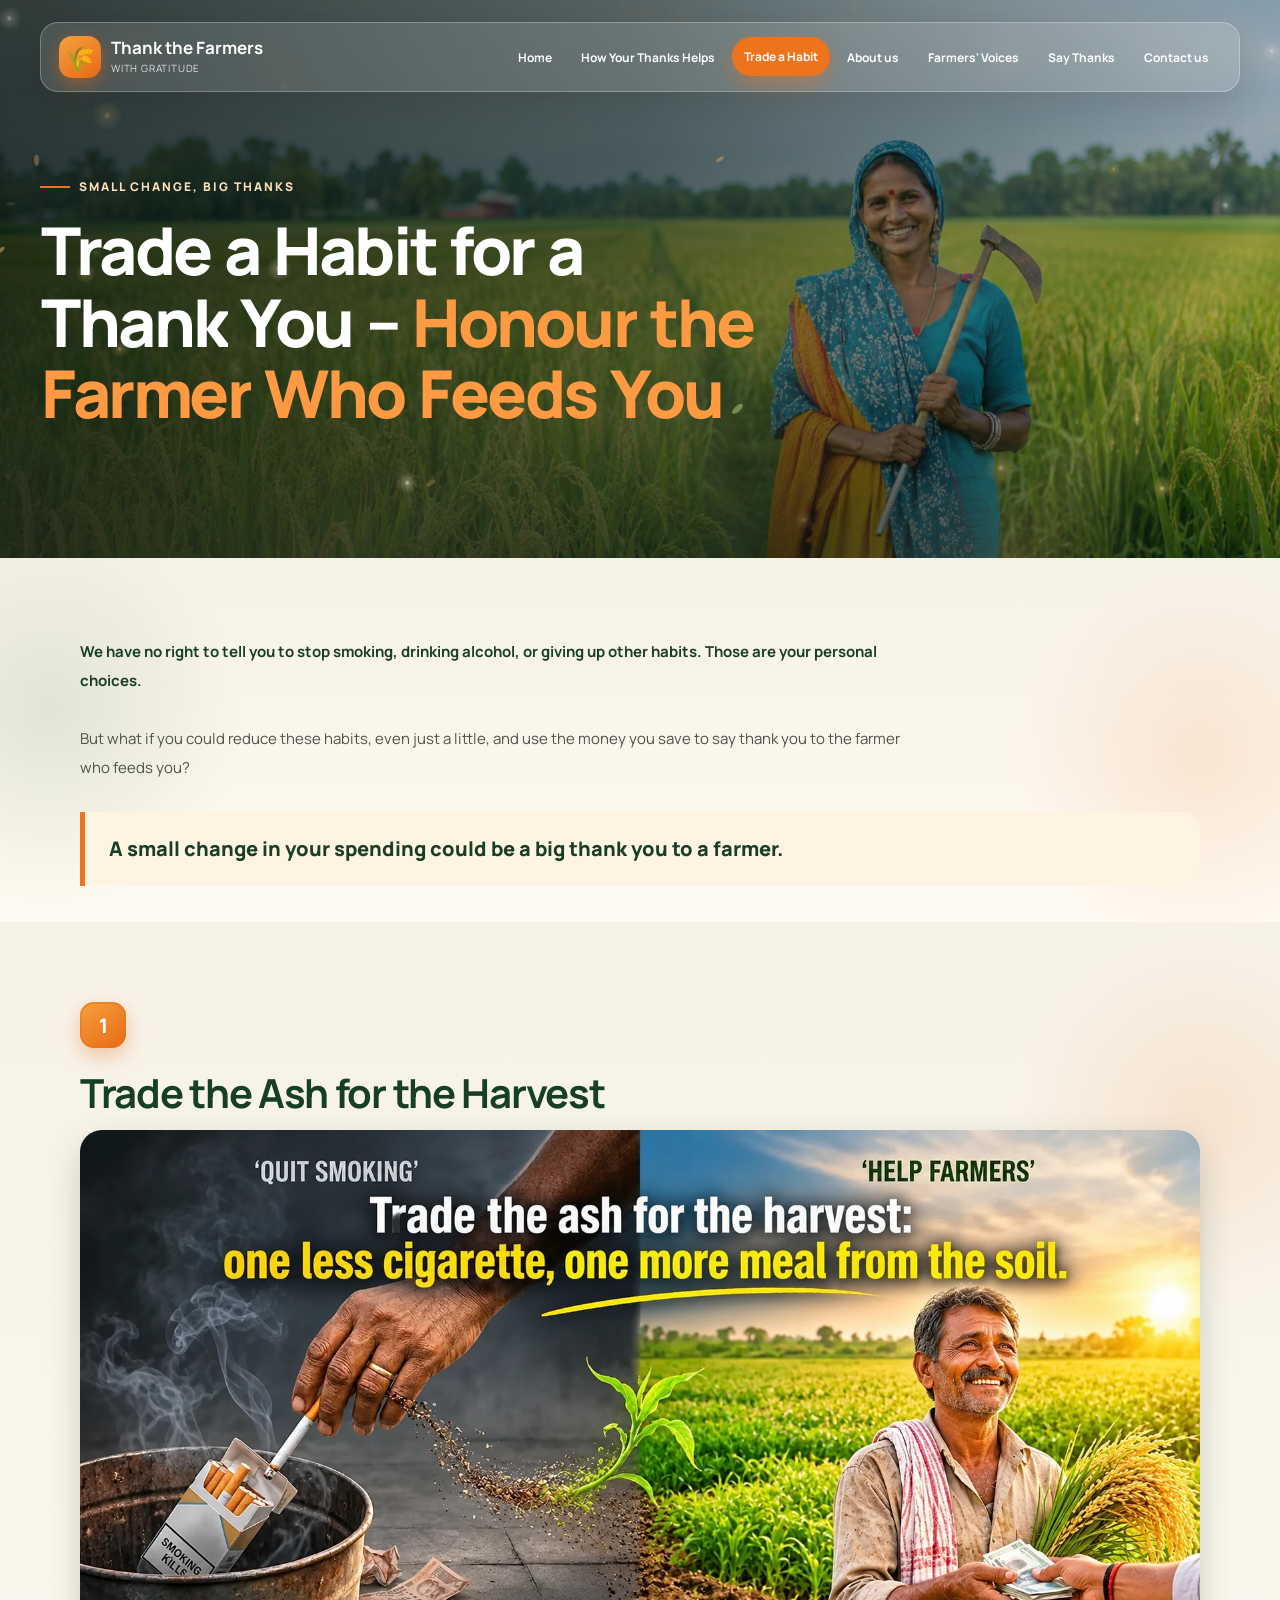
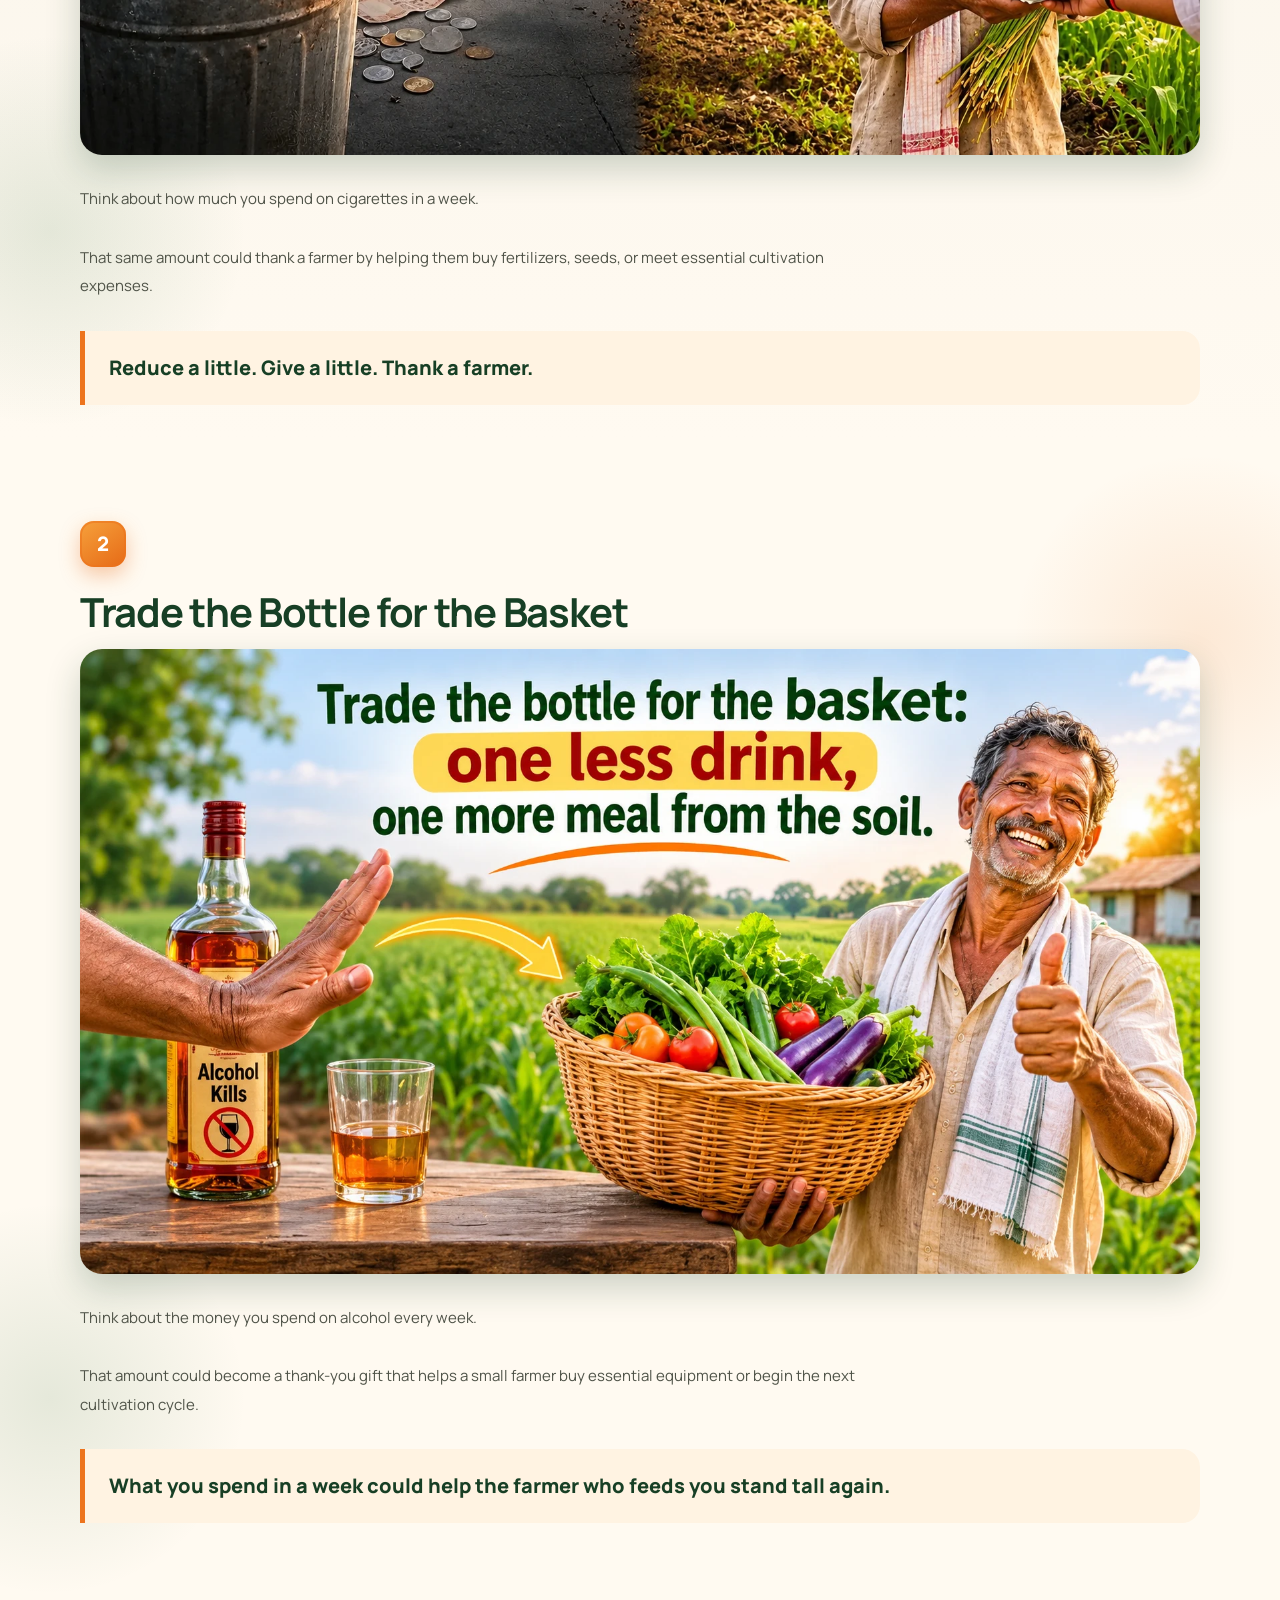
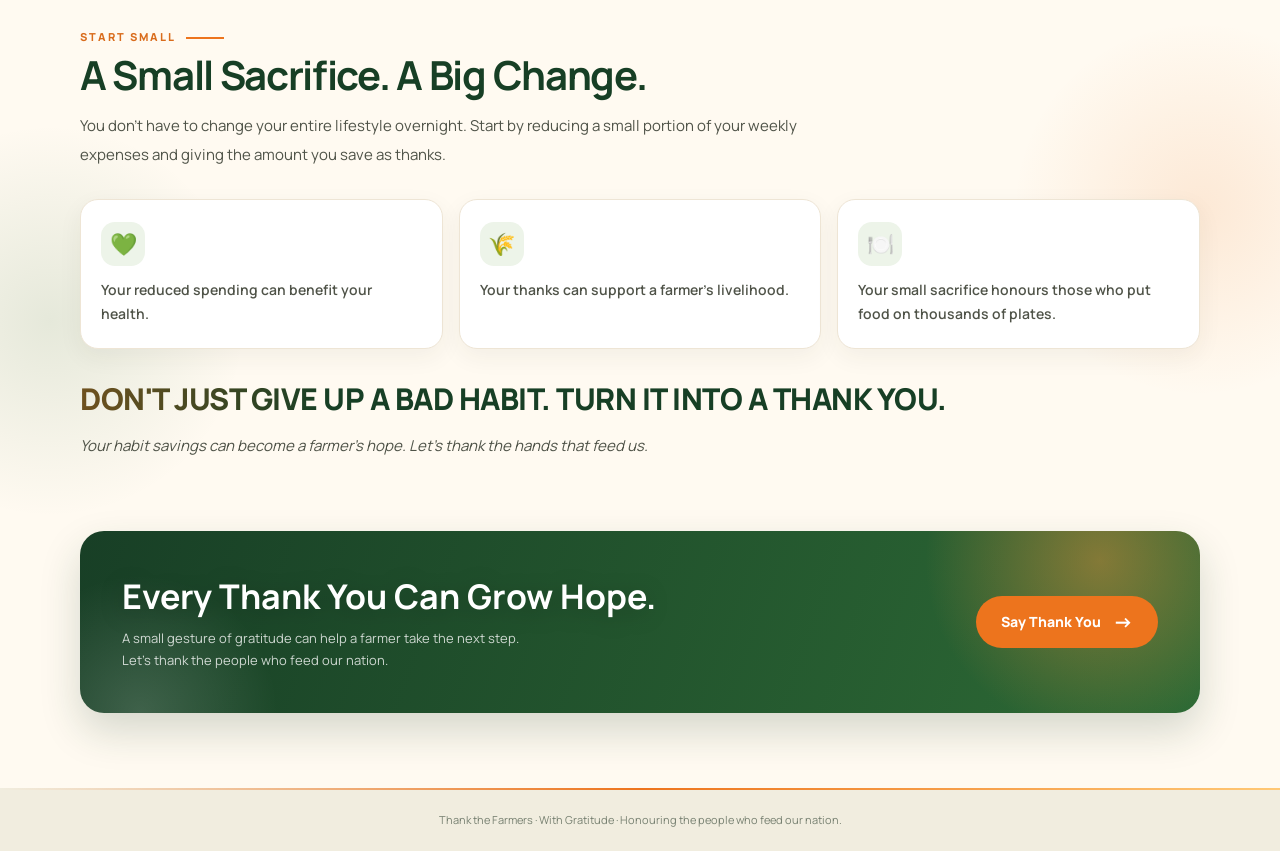
<file: donate-bad-habits.html>
<!DOCTYPE html>
<html lang="en">
<head>
  <meta charset="UTF-8" />
  <meta name="viewport" content="width=device-width, initial-scale=1.0" />
  <meta name="description" content="Turn a small reduction in your weekly habits into a thank you for the farmers who feed us." />
  <title>Trade a Habit for a Thank You | Thank the Farmers | With Gratitude</title>
  <link rel="preconnect" href="https://fonts.googleapis.com">
  <link rel="preconnect" href="https://fonts.gstatic.com" crossorigin>
  <link href="https://fonts.googleapis.com/css2?family=Manrope:wght@400;500;600;700;800&display=swap" rel="stylesheet">
  <style>

    :root { --green:#173f25; --green-dark:#102d1b; --orange:#ed741d; --cream:#fff8ec; --ink:#17251b; }
    * { box-sizing: border-box; }
    html { scroll-behavior: smooth; }
    body { margin:0; font-family:"Manrope",Arial,sans-serif; color:var(--ink); background:#f7f2e8; }
    .page-hero {
      position:relative; isolation:isolate; display:flex; flex-direction:column; min-height:62vh;
      background:
        linear-gradient(90deg, rgba(7,20,16,.85) 0%, rgba(10,25,18,.68) 50%, rgba(9,20,15,.3) 100%),
        linear-gradient(0deg, rgba(8,20,14,.42), transparent 42%),
        url("farmer-background.webp") 72% 25% / cover no-repeat;
    }
    .navbar {
      width:min(1200px, calc(100% - 48px)); margin:22px auto 0; padding:13px 18px;
      display:flex; align-items:center; justify-content:space-between; gap:22px;
      border:1px solid rgba(255,255,255,.27); border-radius:18px; background:rgba(255,255,255,.13);
      backdrop-filter:blur(16px); -webkit-backdrop-filter:blur(16px); box-shadow:0 10px 35px rgba(0,0,0,.12);
    }
    .brand { display:flex; align-items:center; gap:10px; color:#fff; text-decoration:none; flex-shrink:0; }
    .brand-mark { width:42px; height:42px; display:grid; place-items:center; border-radius:13px; color:#fff; background:linear-gradient(145deg,#f6a13c,#e66a16); font-size:24px; }
    .brand strong { display:block; font-size:17px; line-height:1.1; }
    .brand small { display:block; margin-top:3px; color:rgba(255,255,255,.82); font-size:10px; letter-spacing:.8px; }
    .nav-links { display:flex; align-items:center; gap:5px; }
    .nav-links a { color:#fff; text-decoration:none; font-size:12px; font-weight:700; padding:11px 12px; border-radius:999px; transition:background .2s, transform .2s; white-space:nowrap; }
    .nav-links a:hover, .nav-links a.active { background:var(--orange); transform:translateY(-1px); }
    .hero-content { width:min(1200px, calc(100% - 48px)); margin:auto; padding:70px 0 120px; color:#fff; }
    .eyebrow { display:inline-flex; align-items:center; gap:9px; margin-bottom:20px; color:#ffe0b8; font-size:12px; font-weight:800; letter-spacing:2px; text-transform:uppercase; }
    .eyebrow::before { content:""; width:30px; height:2px; background:var(--orange); }
    h1 { max-width:760px; margin:0; font-size:clamp(36px,5.4vw,66px); line-height:1.08; letter-spacing:-2.5px; font-weight:800; text-wrap:balance; }
    h1 span { color:#ff9a43; }


    .section { padding:80px 24px 20px; background:linear-gradient(180deg,#f7f2e8,#fffaf1); }
    .section.alt { background:#fffaf1; padding-bottom:70px; }
    .wrap { width:min(1120px,100%); margin:auto; }
    .num { display:inline-grid; place-items:center; width:46px; height:46px; margin-bottom:14px; border-radius:14px; color:#fff; font-weight:800; font-size:20px; background:linear-gradient(145deg,#f6a13c,#e66a16); }
    .section-kicker { color:#d96c1c; font-size:11px; font-weight:800; letter-spacing:2px; text-transform:uppercase; }
    .wrap h2 { margin:8px 0 14px; color:var(--green); font-size:clamp(26px,3.6vw,40px); letter-spacing:-1.3px; line-height:1.15; }
    .lead { max-width:780px; margin:0 0 30px; color:#4f5348; font-size:15px; line-height:1.9; }
    .photos { display:grid; grid-template-columns:1fr 1fr; gap:18px; margin-bottom:34px; }
    .photos img { display:block; width:100%; aspect-ratio:16/10; object-fit:cover; border-radius:22px; box-shadow:0 14px 34px rgba(23,63,37,.2); }
    .photos .tall { object-position:78% 70%; }
    .sub { margin:0 0 16px; color:var(--green); font-size:17px; font-weight:800; }
    .cards { display:grid; grid-template-columns:repeat(auto-fit,minmax(210px,1fr)); gap:16px; margin:0 0 30px; padding:0; list-style:none; }
    .cards li { padding:22px 20px; border:1px solid #eee5d5; border-radius:18px; background:#fff; box-shadow:0 8px 24px rgba(50,55,35,.06); color:#4f5348; font-size:13px; line-height:1.7; font-weight:600; transition:transform .2s, box-shadow .2s; }
    .cards li:hover { transform:translateY(-5px); box-shadow:0 16px 30px rgba(50,55,35,.1); }
    .cards .ic { display:grid; place-items:center; width:44px; height:44px; margin-bottom:12px; border-radius:14px; background:#edf4e9; font-size:22px; }
    .goal { margin:0 0 30px; padding:20px 24px; border-radius:18px; background:#edf4e9; color:var(--green); font-size:14px; line-height:1.8; font-weight:700; }
    .highlight { margin:6px 0 16px; padding:22px 24px; border-left:5px solid var(--orange); border-radius:0 18px 18px 0; background:#fff3e2; color:var(--green); font-size:20px; font-weight:800; line-height:1.5; }
    .after { margin:0; color:#4f5348; font-size:15px; line-height:1.9; }
    .closing { padding:0 24px 75px; background:#fffaf1; }
    .closing-inner { width:min(1120px,100%); margin:auto; padding:42px; display:flex; align-items:center; justify-content:space-between; gap:25px; border-radius:24px; color:#fff; background:linear-gradient(110deg,#183f26,#2d6a35); box-shadow:0 18px 40px rgba(24,63,38,.18); }
    .closing h2 { margin:0 0 8px; font-size:clamp(24px,3vw,34px); }
    .closing p { margin:0; color:rgba(255,255,255,.78); font-size:13px; line-height:1.7; }
    .btn { display:inline-flex; align-items:center; justify-content:center; gap:12px; min-height:52px; padding:0 25px; border-radius:999px; text-decoration:none; font-size:14px; font-weight:800; color:#fff; background:var(--orange); flex-shrink:0; transition:transform .2s, box-shadow .2s; }
    .btn:hover { transform:translateY(-3px); box-shadow:0 12px 25px rgba(0,0,0,.2); }
    .btn .arrow { font-size:20px; line-height:1; }
    footer { padding:24px; text-align:center; color:#778071; background:#f1eddf; font-size:11px; }

    @media (max-width:980px) {
      .navbar { align-items:flex-start; flex-direction:column; }
      .nav-links { width:100%; overflow-x:auto; padding-bottom:3px; }
      .nav-links a { font-size:11px; }
      .story-card { grid-template-columns:1fr; padding:30px 24px; gap:30px; }
      .portrait { position:static; max-width:380px; margin:0 auto; }
    }
    @media (max-width:600px) {
      .navbar { width:calc(100% - 24px); margin-top:12px; padding:12px; border-radius:14px; }
      .nav-links { gap:2px; }
      .nav-links a { padding:9px 10px; }
      .hero-content { width:calc(100% - 40px); padding:60px 0 110px; }
      h1 { letter-spacing:-1.5px; }
      .story { padding:0 14px 60px; }
      .story-card { margin-top:-55px; padding:22px 18px; border-radius:20px; }
      .story-text p { font-size:14px; }
      .highlight { font-size:16px; padding:18px; }
      .closing { padding:0 18px 55px; }
      .closing-inner { padding:28px 22px; align-items:flex-start; flex-direction:column; }
    }
      @media (max-width:700px) { .photos { grid-template-columns:1fr; } .section { padding:60px 18px 10px; } .section.alt { padding-bottom:55px; } .highlight { font-size:17px; } }
  
    .poster { display:block; width:100%; height:auto; margin:0 0 30px; border-radius:22px; box-shadow:0 14px 34px rgba(23,63,37,.22); }
    .eq { display:inline-block; margin:0 0 14px; padding:8px 16px; border-radius:999px; background:#edf4e9; color:var(--green); font-size:12px; font-weight:800; letter-spacing:.3px; }
    .lead strong, .after strong { color:var(--green); }
    .intro-note { max-width:820px; }
    .benefits { margin:0 0 30px; padding:0; list-style:none; display:grid; grid-template-columns:repeat(auto-fit,minmax(240px,1fr)); gap:16px; }
    .benefits li { padding:22px 20px; border:1px solid #eee5d5; border-radius:18px; background:#fff; box-shadow:0 8px 24px rgba(50,55,35,.06); color:#4f5348; font-size:14px; line-height:1.7; font-weight:600; }
    .benefits .ic { display:grid; place-items:center; width:44px; height:44px; margin-bottom:12px; border-radius:14px; background:#edf4e9; font-size:22px; }
    .tagline { margin:0 0 14px; color:var(--green); font-size:clamp(20px,3vw,30px); font-weight:800; line-height:1.3; letter-spacing:-.5px; text-transform:uppercase; }
    .italic { margin:0; color:#4f5348; font-size:15px; line-height:1.9; font-style:italic; }
  
    /* ---- Mobile menu (tablet/phone only; laptop navbar unchanged) ---- */
    .menu-toggle { display:none; }
    @media (max-width:980px) {
      .navbar { flex-direction:row; align-items:center; flex-wrap:nowrap; position:relative; z-index:20; }
      .menu-toggle { display:flex; flex-direction:column; justify-content:center; align-items:stretch; gap:5px; width:46px; height:46px; margin-left:auto; padding:0 12px; border:1px solid rgba(255,255,255,.38); border-radius:14px; background:rgba(255,255,255,.16); cursor:pointer; -webkit-tap-highlight-color:transparent; }
      .menu-toggle span { display:block; height:2px; border-radius:2px; background:#fff; transition:transform .25s ease, opacity .2s ease; }
      .navbar.open .menu-toggle { background:var(--orange); border-color:var(--orange); }
      .navbar.open .menu-toggle span:nth-child(1) { transform:translateY(7px) rotate(45deg); }
      .navbar.open .menu-toggle span:nth-child(2) { opacity:0; }
      .navbar.open .menu-toggle span:nth-child(3) { transform:translateY(-7px) rotate(-45deg); }
      .nav-links { display:none; position:absolute; top:calc(100% + 10px); left:0; right:0; width:auto; flex-direction:column; align-items:stretch; gap:4px; padding:12px; overflow:visible; border:1px solid rgba(255,255,255,.2); border-radius:20px; background:rgba(14,40,25,.97); box-shadow:0 22px 44px rgba(0,0,0,.35); }
      .navbar.open .nav-links { display:flex; animation:menuIn .22s ease; }
      .nav-links a { display:flex; align-items:center; justify-content:space-between; padding:15px 16px; border-radius:13px; font-size:15px; white-space:normal; transform:none !important; }
      .nav-links a::after { content:"\203A"; opacity:.55; font-size:20px; line-height:1; }
      .nav-links a.active { background:var(--orange); }
      .nav-links a.active::after { opacity:1; }
      .hero.menu-open, .page-hero.menu-open { z-index:30; }
    }
    @keyframes menuIn { from { opacity:0; transform:translateY(-8px); } to { opacity:1; transform:none; } }
  
    /* ---- Keep the farmer's face visible on every screen size ---- */
    @media (min-width:601px) and (max-width:980px) {
      .hero-content h1, .hero-content p { max-width:60%; }
    }
    @media (max-width:600px) {
      .hero, .page-hero {
        background:
          linear-gradient(0deg, rgba(7,20,16,.92) 0%, rgba(10,25,18,.78) 38%, rgba(9,20,15,.12) 62%, rgba(9,20,15,.05) 100%),
          url("farmer-background.webp") 72% 0 / cover no-repeat !important;
      }
      .hero-content { margin-top:auto !important; padding-top:340px !important; }
      .hero { min-height:820px; }
      .page-hero { min-height:0; }
      .page-hero .hero-content { padding-bottom:70px !important; }
    }
  </style>
  <script>document.documentElement.className+=" fx"</script>
  <link rel="stylesheet" href="effects.css">
</head>
<body>
  <header class="page-hero" id="home">
    <nav class="navbar" aria-label="Main navigation">
      <a class="brand" href="index.html">
        <span class="brand-mark">🌾</span>
        <span><strong>Thank the Farmers</strong><small>WITH GRATITUDE</small></span>
      </a>
      <button class="menu-toggle" type="button" aria-label="Open menu" aria-expanded="false" aria-controls="navlinks"><span></span><span></span><span></span></button>
      <div class="nav-links" id="navlinks">
        <a href="index.html">Home</a>
        <a href="what-we-do-with-donations.html">How Your Thanks Helps</a>
        <a class="active" href="donate-bad-habits.html">Trade a Habit</a>
        <a href="aboutus.html">About us</a>
        <a href="impact-stories.html">Farmers' Voices</a>
        <a href="donations.html">Say Thanks</a>
        <a href="contact.html">Contact us</a>
      </div>
    </nav>
    <div class="hero-content">
      <div class="eyebrow">Small change, big thanks</div>
      <h1>Trade a Habit for a Thank You – <span>Honour the Farmer Who Feeds You</span></h1>
    </div>
  </header>

  <section class="section" id="intro">
    <div class="wrap">
      <p class="lead intro-note"><strong>We have no right to tell you to stop smoking, drinking alcohol, or giving up other habits. Those are your personal choices.</strong></p>
      <p class="lead intro-note">But what if you could reduce these habits, even just a little, and use the money you save to say thank you to the farmer who feeds you?</p>
      <div class="highlight">A small change in your spending could be a big thank you to a farmer.</div>
    </div>
  </section>

  <section class="section" id="smoking">
    <div class="wrap">
      <div class="num">1</div>
      <h2>Trade the Ash for the Harvest</h2>
      <img class="poster" src="one-less-cigarette.webp" alt="Poster: Trade the ash for the harvest: one less cigarette, one more meal from the soil." />
      <p class="lead">Think about how much you spend on cigarettes in a week.</p>
      <p class="lead">That same amount could thank a farmer by helping them buy fertilizers, seeds, or meet essential cultivation expenses.</p>
      <div class="highlight">Reduce a little. Give a little. Thank a farmer.</div>
    </div>
  </section>

  <section class="section alt" id="drinking">
    <div class="wrap">
      <div class="num">2</div>
      <h2>Trade the Bottle for the Basket</h2>
      <img class="poster" src="one-less-drink.webp" alt="Poster: Trade the bottle for the basket: one less drink, one more meal from the soil." />
      <p class="lead">Think about the money you spend on alcohol every week.</p>
      <p class="lead">That amount could become a thank-you gift that helps a small farmer buy essential equipment or begin the next cultivation cycle.</p>
      <div class="highlight">What you spend in a week could help the farmer who feeds you stand tall again.</div>
    </div>
  </section>

  <section class="section alt" id="small-sacrifice" style="padding-top:20px">
    <div class="wrap">
      <div class="section-kicker">Start small</div>
      <h2>A Small Sacrifice. A Big Change.</h2>
      <p class="lead">You don't have to change your entire lifestyle overnight. Start by reducing a small portion of your weekly expenses and giving the amount you save as thanks.</p>
      <ul class="benefits">
        <li><div class="ic">💚</div>Your reduced spending can benefit your health.</li>
        <li><div class="ic">🌾</div>Your thanks can support a farmer's livelihood.</li>
        <li><div class="ic">🍽️</div>Your small sacrifice honours those who put food on thousands of plates.</li>
      </ul>
      <p class="tagline">Don't just give up a bad habit. Turn it into a thank you.</p>
      <p class="italic">Your habit savings can become a farmer's hope. Let's thank the hands that feed us.</p>
    </div>
  </section>

  <section class="closing" id="donate">
    <div class="closing-inner">
      <div>
        <h2>Every Thank You Can Grow Hope.</h2>
        <p>A small gesture of gratitude can help a farmer take the next step.<br>Let's thank the people who feed our nation.</p>
      </div>
      <a class="btn" href="donations.html">Say Thank You <span class="arrow">→</span></a>
    </div>
  </section>

  <footer id="contact">Thank the Farmers · With Gratitude · Honouring the people who feed our nation.</footer>
  <script>
    (function () {
      var nav = document.querySelector('.navbar'), btn = document.querySelector('.menu-toggle');
      if (!nav || !btn) return;
      var host = nav.closest('header');
      function setOpen(o) {
        nav.classList.toggle('open', o);
        if (host) host.classList.toggle('menu-open', o);
        btn.setAttribute('aria-expanded', o ? 'true' : 'false');
      }
      btn.addEventListener('click', function (e) { e.stopPropagation(); setOpen(!nav.classList.contains('open')); });
      nav.querySelectorAll('.nav-links a').forEach(function (a) { a.addEventListener('click', function () { setOpen(false); }); });
      document.addEventListener('click', function (e) { if (!nav.contains(e.target)) setOpen(false); });
      document.addEventListener('keydown', function (e) { if (e.key === 'Escape') setOpen(false); });
      window.addEventListener('resize', function () { if (window.innerWidth > 980) setOpen(false); });
    })();
  </script>
  <script src="effects.js" defer></script>
</body>
</html>
</file>
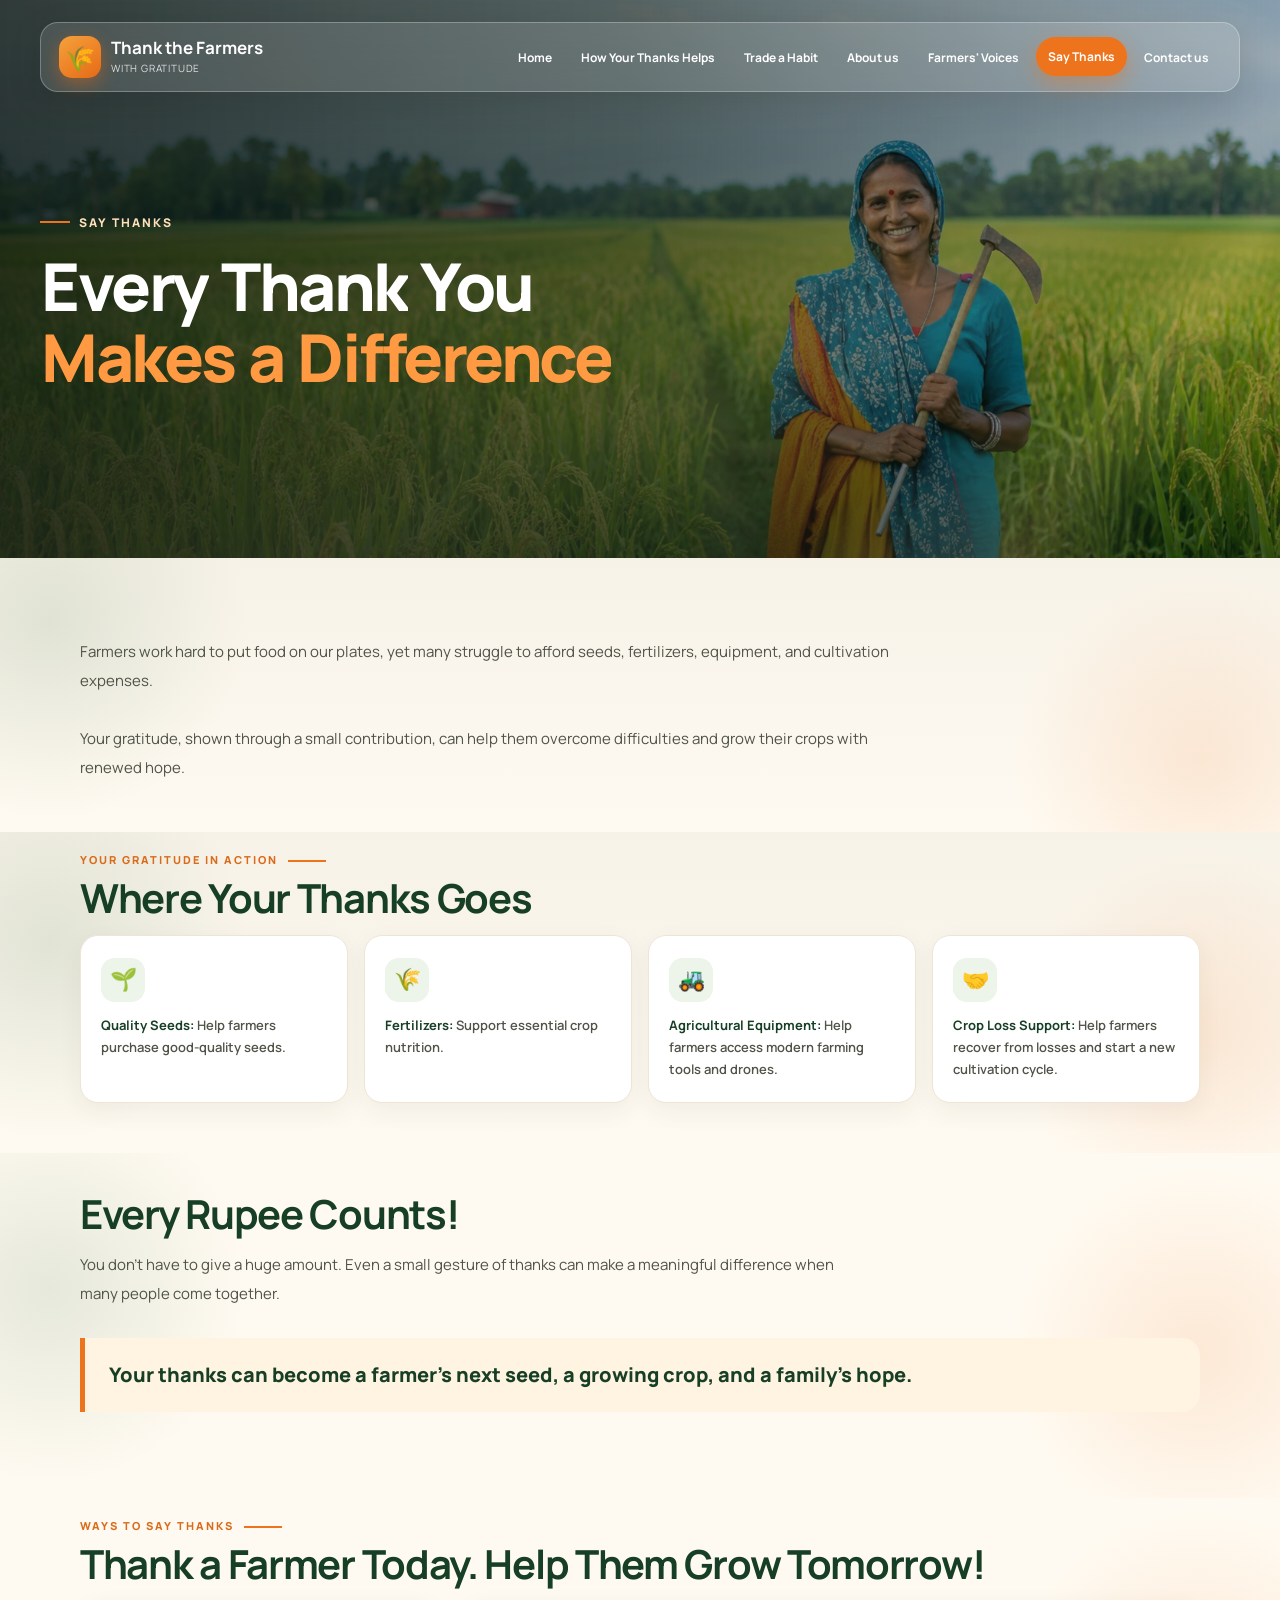
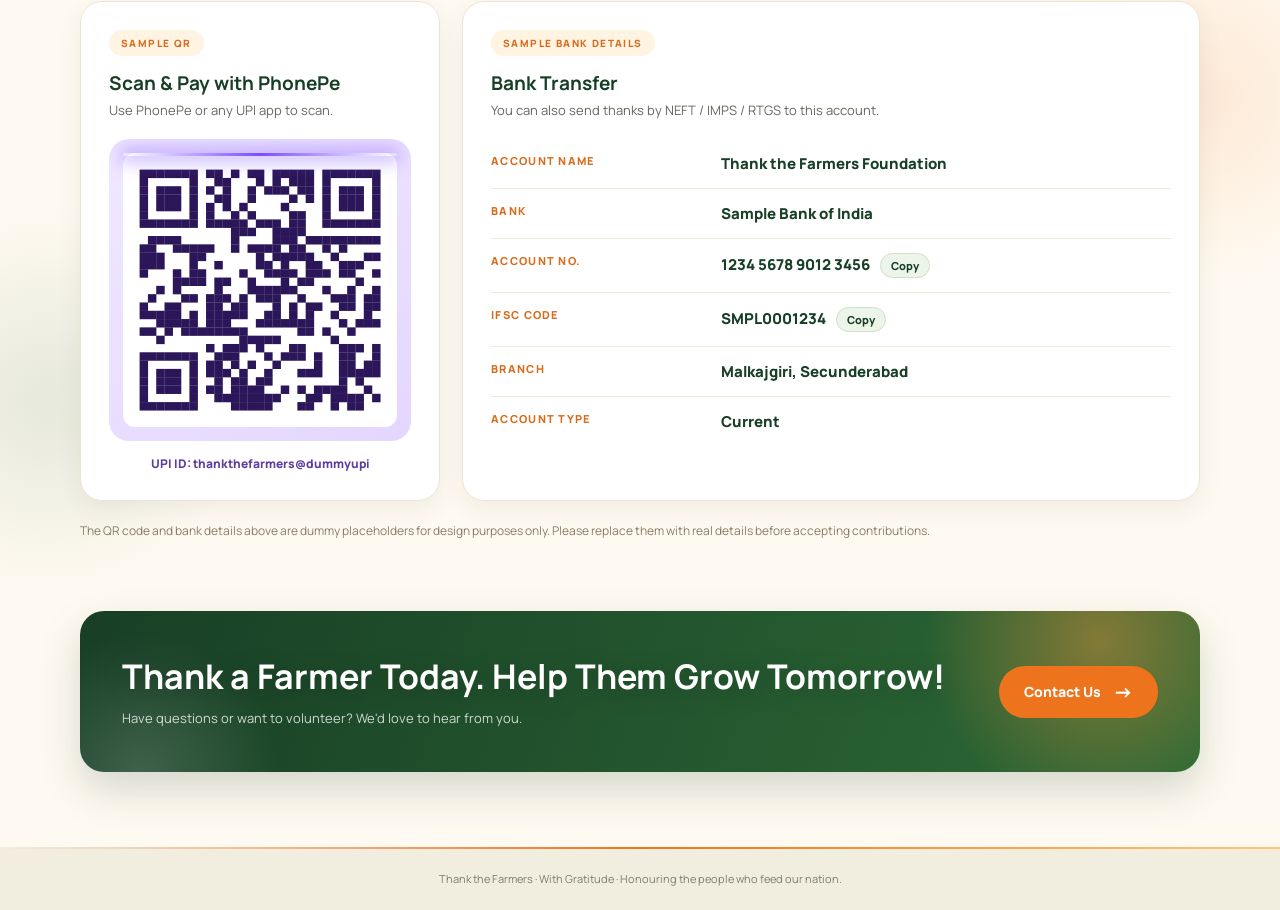
<file: donations.html>
<!DOCTYPE html>
<html lang="en">
<head>
  <meta charset="UTF-8" />
  <meta name="viewport" content="width=device-width, initial-scale=1.0" />
  <meta name="description" content="Say thank you to the farmers who feed us, with seeds, fertilizers, equipment and crop loss recovery." />
  <title>Say Thanks | Thank the Farmers | With Gratitude</title>
  <link rel="preconnect" href="https://fonts.googleapis.com">
  <link rel="preconnect" href="https://fonts.gstatic.com" crossorigin>
  <link href="https://fonts.googleapis.com/css2?family=Manrope:wght@400;500;600;700;800&display=swap" rel="stylesheet">
  <style>

    :root { --green:#173f25; --green-dark:#102d1b; --orange:#ed741d; --cream:#fff8ec; --ink:#17251b; }
    * { box-sizing: border-box; }
    html { scroll-behavior: smooth; }
    body { margin:0; font-family:"Manrope",Arial,sans-serif; color:var(--ink); background:#f7f2e8; }
    .page-hero {
      position:relative; isolation:isolate; display:flex; flex-direction:column; min-height:62vh;
      background:
        linear-gradient(90deg, rgba(7,20,16,.85) 0%, rgba(10,25,18,.68) 50%, rgba(9,20,15,.3) 100%),
        linear-gradient(0deg, rgba(8,20,14,.42), transparent 42%),
        url("farmer-background.webp") 72% 25% / cover no-repeat;
    }
    .navbar {
      width:min(1200px, calc(100% - 48px)); margin:22px auto 0; padding:13px 18px;
      display:flex; align-items:center; justify-content:space-between; gap:22px;
      border:1px solid rgba(255,255,255,.27); border-radius:18px; background:rgba(255,255,255,.13);
      backdrop-filter:blur(16px); -webkit-backdrop-filter:blur(16px); box-shadow:0 10px 35px rgba(0,0,0,.12);
    }
    .brand { display:flex; align-items:center; gap:10px; color:#fff; text-decoration:none; flex-shrink:0; }
    .brand-mark { width:42px; height:42px; display:grid; place-items:center; border-radius:13px; color:#fff; background:linear-gradient(145deg,#f6a13c,#e66a16); font-size:24px; }
    .brand strong { display:block; font-size:17px; line-height:1.1; }
    .brand small { display:block; margin-top:3px; color:rgba(255,255,255,.82); font-size:10px; letter-spacing:.8px; }
    .nav-links { display:flex; align-items:center; gap:5px; }
    .nav-links a { color:#fff; text-decoration:none; font-size:12px; font-weight:700; padding:11px 12px; border-radius:999px; transition:background .2s, transform .2s; white-space:nowrap; }
    .nav-links a:hover, .nav-links a.active { background:var(--orange); transform:translateY(-1px); }
    .hero-content { width:min(1200px, calc(100% - 48px)); margin:auto; padding:70px 0 120px; color:#fff; }
    .eyebrow { display:inline-flex; align-items:center; gap:9px; margin-bottom:20px; color:#ffe0b8; font-size:12px; font-weight:800; letter-spacing:2px; text-transform:uppercase; }
    .eyebrow::before { content:""; width:30px; height:2px; background:var(--orange); }
    h1 { max-width:760px; margin:0; font-size:clamp(36px,5.4vw,66px); line-height:1.08; letter-spacing:-2.5px; font-weight:800; text-wrap:balance; }
    h1 span { color:#ff9a43; }


    .section { padding:80px 24px 20px; background:linear-gradient(180deg,#f7f2e8,#fffaf1); }
    .section.alt { background:#fffaf1; padding-bottom:70px; }
    .wrap { width:min(1120px,100%); margin:auto; }
    .num { display:inline-grid; place-items:center; width:46px; height:46px; margin-bottom:14px; border-radius:14px; color:#fff; font-weight:800; font-size:20px; background:linear-gradient(145deg,#f6a13c,#e66a16); }
    .section-kicker { color:#d96c1c; font-size:11px; font-weight:800; letter-spacing:2px; text-transform:uppercase; }
    .wrap h2 { margin:8px 0 14px; color:var(--green); font-size:clamp(26px,3.6vw,40px); letter-spacing:-1.3px; line-height:1.15; }
    .lead { max-width:780px; margin:0 0 30px; color:#4f5348; font-size:15px; line-height:1.9; }
    .photos { display:grid; grid-template-columns:1fr 1fr; gap:18px; margin-bottom:34px; }
    .photos img { display:block; width:100%; aspect-ratio:16/10; object-fit:cover; border-radius:22px; box-shadow:0 14px 34px rgba(23,63,37,.2); }
    .photos .tall { object-position:78% 70%; }
    .sub { margin:0 0 16px; color:var(--green); font-size:17px; font-weight:800; }
    .cards { display:grid; grid-template-columns:repeat(auto-fit,minmax(210px,1fr)); gap:16px; margin:0 0 30px; padding:0; list-style:none; }
    .cards li { padding:22px 20px; border:1px solid #eee5d5; border-radius:18px; background:#fff; box-shadow:0 8px 24px rgba(50,55,35,.06); color:#4f5348; font-size:13px; line-height:1.7; font-weight:600; transition:transform .2s, box-shadow .2s; }
    .cards li:hover { transform:translateY(-5px); box-shadow:0 16px 30px rgba(50,55,35,.1); }
    .cards .ic { display:grid; place-items:center; width:44px; height:44px; margin-bottom:12px; border-radius:14px; background:#edf4e9; font-size:22px; }
    .goal { margin:0 0 30px; padding:20px 24px; border-radius:18px; background:#edf4e9; color:var(--green); font-size:14px; line-height:1.8; font-weight:700; }
    .highlight { margin:6px 0 16px; padding:22px 24px; border-left:5px solid var(--orange); border-radius:0 18px 18px 0; background:#fff3e2; color:var(--green); font-size:20px; font-weight:800; line-height:1.5; }
    .after { margin:0; color:#4f5348; font-size:15px; line-height:1.9; }
    .closing { padding:0 24px 75px; background:#fffaf1; }
    .closing-inner { width:min(1120px,100%); margin:auto; padding:42px; display:flex; align-items:center; justify-content:space-between; gap:25px; border-radius:24px; color:#fff; background:linear-gradient(110deg,#183f26,#2d6a35); box-shadow:0 18px 40px rgba(24,63,38,.18); }
    .closing h2 { margin:0 0 8px; font-size:clamp(24px,3vw,34px); }
    .closing p { margin:0; color:rgba(255,255,255,.78); font-size:13px; line-height:1.7; }
    .btn { display:inline-flex; align-items:center; justify-content:center; gap:12px; min-height:52px; padding:0 25px; border-radius:999px; text-decoration:none; font-size:14px; font-weight:800; color:#fff; background:var(--orange); flex-shrink:0; transition:transform .2s, box-shadow .2s; }
    .btn:hover { transform:translateY(-3px); box-shadow:0 12px 25px rgba(0,0,0,.2); }
    .btn .arrow { font-size:20px; line-height:1; }
    footer { padding:24px; text-align:center; color:#778071; background:#f1eddf; font-size:11px; }

    @media (max-width:980px) {
      .navbar { align-items:flex-start; flex-direction:column; }
      .nav-links { width:100%; overflow-x:auto; padding-bottom:3px; }
      .nav-links a { font-size:11px; }
      .story-card { grid-template-columns:1fr; padding:30px 24px; gap:30px; }
      .portrait { position:static; max-width:380px; margin:0 auto; }
    }
    @media (max-width:600px) {
      .navbar { width:calc(100% - 24px); margin-top:12px; padding:12px; border-radius:14px; }
      .nav-links { gap:2px; }
      .nav-links a { padding:9px 10px; }
      .hero-content { width:calc(100% - 40px); padding:60px 0 110px; }
      h1 { letter-spacing:-1.5px; }
      .story { padding:0 14px 60px; }
      .story-card { margin-top:-55px; padding:22px 18px; border-radius:20px; }
      .story-text p { font-size:14px; }
      .highlight { font-size:16px; padding:18px; }
      .closing { padding:0 18px 55px; }
      .closing-inner { padding:28px 22px; align-items:flex-start; flex-direction:column; }
    }
      @media (max-width:700px) { .photos { grid-template-columns:1fr; } .section { padding:60px 18px 10px; } .section.alt { padding-bottom:55px; } .highlight { font-size:17px; } }
  
    .poster { display:block; width:100%; height:auto; margin:0 0 30px; border-radius:22px; box-shadow:0 14px 34px rgba(23,63,37,.22); }
    .eq { display:inline-block; margin:0 0 14px; padding:8px 16px; border-radius:999px; background:#edf4e9; color:var(--green); font-size:12px; font-weight:800; letter-spacing:.3px; }
    .lead strong, .after strong { color:var(--green); }
    .intro-note { max-width:820px; }
    .benefits { margin:0 0 30px; padding:0; list-style:none; display:grid; grid-template-columns:repeat(auto-fit,minmax(240px,1fr)); gap:16px; }
    .benefits li { padding:22px 20px; border:1px solid #eee5d5; border-radius:18px; background:#fff; box-shadow:0 8px 24px rgba(50,55,35,.06); color:#4f5348; font-size:14px; line-height:1.7; font-weight:600; }
    .benefits .ic { display:grid; place-items:center; width:44px; height:44px; margin-bottom:12px; border-radius:14px; background:#edf4e9; font-size:22px; }
    .tagline { margin:0 0 14px; color:var(--green); font-size:clamp(20px,3vw,30px); font-weight:800; line-height:1.3; letter-spacing:-.5px; text-transform:uppercase; }
    .italic { margin:0; color:#4f5348; font-size:15px; line-height:1.9; font-style:italic; }
  
    .contact-grid { display:grid; grid-template-columns:repeat(auto-fit,minmax(260px,1fr)); gap:18px; margin:0 0 30px; }
    .contact-card { display:block; padding:28px 24px; border:1px solid #eee5d5; border-radius:20px; background:#fff; box-shadow:0 8px 24px rgba(50,55,35,.06); color:inherit; text-decoration:none; transition:transform .2s, box-shadow .2s; }
    a.contact-card:hover { transform:translateY(-5px); box-shadow:0 16px 30px rgba(50,55,35,.1); }
    .contact-card .ic { display:grid; place-items:center; width:50px; height:50px; margin-bottom:14px; border-radius:15px; background:#edf4e9; font-size:25px; }
    .contact-card small { display:block; margin-bottom:6px; color:#d96c1c; font-size:11px; font-weight:800; letter-spacing:1.6px; text-transform:uppercase; }
    .contact-card strong { display:block; color:var(--green); font-size:16px; line-height:1.5; overflow-wrap:anywhere; }
    .contact-card span { display:block; margin-top:4px; color:#65685e; font-size:13px; line-height:1.7; font-weight:600; }
    .ways { margin:0 0 30px; padding:0; list-style:none; display:flex; flex-wrap:wrap; gap:10px; }
    .ways li { padding:10px 18px; border-radius:999px; background:#edf4e9; color:var(--green); font-size:13px; font-weight:800; }
  
    .stories { display:grid; grid-template-columns:repeat(2,1fr); gap:22px; margin:0 0 20px; }
    .story-card { display:flex; flex-direction:column; overflow:hidden; border:1px solid #eee5d5; border-radius:22px; background:#fff; box-shadow:0 8px 24px rgba(50,55,35,.07); transition:transform .2s, box-shadow .2s; }
    .story-card:hover { transform:translateY(-5px); box-shadow:0 16px 32px rgba(50,55,35,.12); }
    .story-card img { display:block; width:100%; aspect-ratio:16/11; object-fit:cover; }
    .story-body { padding:24px 26px 26px; display:flex; flex-direction:column; flex:1; }
    .badge { align-self:flex-start; margin-bottom:14px; padding:6px 12px; border-radius:999px; background:#fff3e2; color:#d96c1c; font-size:10px; font-weight:800; letter-spacing:1.4px; text-transform:uppercase; }
    .quote { margin:0 0 20px; color:#3f453a; font-size:15px; line-height:1.85; font-weight:500; flex:1; }
    .who { padding-top:16px; border-top:1px solid #eee5d5; }
    .who strong { display:block; color:var(--green); font-size:17px; }
    .who span { display:block; margin-top:3px; color:#d96c1c; font-size:11px; font-weight:800; letter-spacing:1.4px; text-transform:uppercase; }
    @media (max-width:760px) { .stories { grid-template-columns:1fr; } }
  
    .pay { display:grid; grid-template-columns:minmax(260px,360px) 1fr; gap:22px; margin:0 0 20px; align-items:stretch; }
    .pay-card { padding:28px; border:1px solid #eee5d5; border-radius:22px; background:#fff; box-shadow:0 8px 24px rgba(50,55,35,.07); }
    .pay-card h3 { margin:0 0 4px; color:var(--green); font-size:19px; }
    .pay-card .sub2 { margin:0 0 18px; color:#65685e; font-size:13px; line-height:1.6; }
    .qr-box { padding:14px; border-radius:20px; background:linear-gradient(145deg,#f0e8ff,#e4d6ff); }
    .qr-box svg { display:block; width:100%; height:auto; border-radius:12px; }
    .qr-note { margin-top:14px; text-align:center; color:#5b3fa0; font-size:12px; font-weight:800; }
    .tag { display:inline-block; margin-bottom:14px; padding:6px 12px; border-radius:999px; background:#fff3e2; color:#d96c1c; font-size:10px; font-weight:800; letter-spacing:1.4px; text-transform:uppercase; }
    .bank { width:100%; border-collapse:collapse; }
    .bank tr { border-bottom:1px solid #f0e9d9; }
    .bank tr:last-child { border:0; }
    .bank th { padding:14px 12px 14px 0; text-align:left; color:#d96c1c; font-size:11px; font-weight:800; letter-spacing:1.3px; text-transform:uppercase; white-space:nowrap; vertical-align:top; }
    .bank td { padding:14px 0; color:var(--green); font-size:15px; font-weight:800; overflow-wrap:anywhere; }
    .copy { margin-left:10px; padding:4px 10px; border:1px solid #cfe0c9; border-radius:999px; background:#edf4e9; color:var(--green); font:inherit; font-size:11px; font-weight:800; cursor:pointer; }
    .copy:hover { background:#dcebd5; }
    .disclaimer { margin:0; color:#8a7b66; font-size:12px; line-height:1.7; }
    .cta-end { text-align:center; }
    @media (max-width:860px) { .pay { grid-template-columns:1fr; } .bank th { white-space:normal; } }
  
    /* ---- Mobile menu (tablet/phone only; laptop navbar unchanged) ---- */
    .menu-toggle { display:none; }
    @media (max-width:980px) {
      .navbar { flex-direction:row; align-items:center; flex-wrap:nowrap; position:relative; z-index:20; }
      .menu-toggle { display:flex; flex-direction:column; justify-content:center; align-items:stretch; gap:5px; width:46px; height:46px; margin-left:auto; padding:0 12px; border:1px solid rgba(255,255,255,.38); border-radius:14px; background:rgba(255,255,255,.16); cursor:pointer; -webkit-tap-highlight-color:transparent; }
      .menu-toggle span { display:block; height:2px; border-radius:2px; background:#fff; transition:transform .25s ease, opacity .2s ease; }
      .navbar.open .menu-toggle { background:var(--orange); border-color:var(--orange); }
      .navbar.open .menu-toggle span:nth-child(1) { transform:translateY(7px) rotate(45deg); }
      .navbar.open .menu-toggle span:nth-child(2) { opacity:0; }
      .navbar.open .menu-toggle span:nth-child(3) { transform:translateY(-7px) rotate(-45deg); }
      .nav-links { display:none; position:absolute; top:calc(100% + 10px); left:0; right:0; width:auto; flex-direction:column; align-items:stretch; gap:4px; padding:12px; overflow:visible; border:1px solid rgba(255,255,255,.2); border-radius:20px; background:rgba(14,40,25,.97); box-shadow:0 22px 44px rgba(0,0,0,.35); }
      .navbar.open .nav-links { display:flex; animation:menuIn .22s ease; }
      .nav-links a { display:flex; align-items:center; justify-content:space-between; padding:15px 16px; border-radius:13px; font-size:15px; white-space:normal; transform:none !important; }
      .nav-links a::after { content:"\203A"; opacity:.55; font-size:20px; line-height:1; }
      .nav-links a.active { background:var(--orange); }
      .nav-links a.active::after { opacity:1; }
      .hero.menu-open, .page-hero.menu-open { z-index:30; }
    }
    @keyframes menuIn { from { opacity:0; transform:translateY(-8px); } to { opacity:1; transform:none; } }
  
    /* ---- Keep the farmer's face visible on every screen size ---- */
    @media (min-width:601px) and (max-width:980px) {
      .hero-content h1, .hero-content p { max-width:60%; }
    }
    @media (max-width:600px) {
      .hero, .page-hero {
        background:
          linear-gradient(0deg, rgba(7,20,16,.92) 0%, rgba(10,25,18,.78) 38%, rgba(9,20,15,.12) 62%, rgba(9,20,15,.05) 100%),
          url("farmer-background.webp") 72% 0 / cover no-repeat !important;
      }
      .hero-content { margin-top:auto !important; padding-top:340px !important; }
      .hero { min-height:820px; }
      .page-hero { min-height:0; }
      .page-hero .hero-content { padding-bottom:70px !important; }
    }
  </style>
  <script>document.documentElement.className+=" fx"</script>
  <link rel="stylesheet" href="effects.css">
</head>
<body>
  <header class="page-hero" id="home">
    <nav class="navbar" aria-label="Main navigation">
      <a class="brand" href="index.html">
        <span class="brand-mark">🌾</span>
        <span><strong>Thank the Farmers</strong><small>WITH GRATITUDE</small></span>
      </a>
      <button class="menu-toggle" type="button" aria-label="Open menu" aria-expanded="false" aria-controls="navlinks"><span></span><span></span><span></span></button>
      <div class="nav-links" id="navlinks">
        <a href="index.html">Home</a>
        <a href="what-we-do-with-donations.html">How Your Thanks Helps</a>
        <a href="donate-bad-habits.html">Trade a Habit</a>
        <a href="aboutus.html">About us</a>
        <a href="impact-stories.html">Farmers' Voices</a>
        <a class="active" href="donations.html">Say Thanks</a>
        <a href="contact.html">Contact us</a>
      </div>
    </nav>
    <div class="hero-content">
      <div class="eyebrow">Say thanks</div>
      <h1>Every Thank You <span>Makes a Difference</span></h1>
    </div>
  </header>

  <section class="section" id="intro">
    <div class="wrap">
      <p class="lead intro-note">Farmers work hard to put food on our plates, yet many struggle to afford seeds, fertilizers, equipment, and cultivation expenses.</p>
      <p class="lead intro-note">Your gratitude, shown through a small contribution, can help them overcome difficulties and grow their crops with renewed hope.</p>
    </div>
  </section>

  <section class="section" id="where" style="padding-top:20px">
    <div class="wrap">
      <div class="section-kicker">Your gratitude in action</div>
      <h2>Where Your Thanks Goes</h2>
      <ul class="cards">
        <li><div class="ic">🌱</div><strong style="color:var(--green)">Quality Seeds:</strong> Help farmers purchase good-quality seeds.</li>
        <li><div class="ic">🌾</div><strong style="color:var(--green)">Fertilizers:</strong> Support essential crop nutrition.</li>
        <li><div class="ic">🚜</div><strong style="color:var(--green)">Agricultural Equipment:</strong> Help farmers access modern farming tools and drones.</li>
        <li><div class="ic">🤝</div><strong style="color:var(--green)">Crop Loss Support:</strong> Help farmers recover from losses and start a new cultivation cycle.</li>
      </ul>
    </div>
  </section>

  <section class="section alt" id="every-rupee" style="padding-top:30px">
    <div class="wrap">
      <h2>Every Rupee Counts!</h2>
      <p class="lead">You don't have to give a huge amount. Even a small gesture of thanks can make a meaningful difference when many people come together.</p>
      <div class="highlight">Your thanks can become a farmer's next seed, a growing crop, and a family's hope.</div>
    </div>
  </section>

  <section class="section alt" id="pay" style="padding-top:20px">
    <div class="wrap">
      <div class="section-kicker">Ways to say thanks</div>
      <h2>Thank a Farmer Today. Help Them Grow Tomorrow!</h2>
      <div class="pay">
        <div class="pay-card">
          <span class="tag">Sample QR</span>
          <h3>Scan &amp; Pay with PhonePe</h3>
          <p class="sub2">Use PhonePe or any UPI app to scan.</p>
          <div class="qr-box"><svg viewBox="-2 -2 33 33" xmlns="http://www.w3.org/2000/svg" role="img" aria-label="Dummy payment QR code"><rect x="-2" y="-2" width="33" height="33" fill="#fff"/><g fill="#2b1659"><rect x="0" y="0" width="1.02" height="1.02"/><rect x="1" y="0" width="1.02" height="1.02"/><rect x="2" y="0" width="1.02" height="1.02"/><rect x="3" y="0" width="1.02" height="1.02"/><rect x="4" y="0" width="1.02" height="1.02"/><rect x="5" y="0" width="1.02" height="1.02"/><rect x="6" y="0" width="1.02" height="1.02"/><rect x="8" y="0" width="1.02" height="1.02"/><rect x="9" y="0" width="1.02" height="1.02"/><rect x="11" y="0" width="1.02" height="1.02"/><rect x="13" y="0" width="1.02" height="1.02"/><rect x="14" y="0" width="1.02" height="1.02"/><rect x="16" y="0" width="1.02" height="1.02"/><rect x="17" y="0" width="1.02" height="1.02"/><rect x="18" y="0" width="1.02" height="1.02"/><rect x="19" y="0" width="1.02" height="1.02"/><rect x="20" y="0" width="1.02" height="1.02"/><rect x="22" y="0" width="1.02" height="1.02"/><rect x="23" y="0" width="1.02" height="1.02"/><rect x="24" y="0" width="1.02" height="1.02"/><rect x="25" y="0" width="1.02" height="1.02"/><rect x="26" y="0" width="1.02" height="1.02"/><rect x="27" y="0" width="1.02" height="1.02"/><rect x="28" y="0" width="1.02" height="1.02"/><rect x="0" y="1" width="1.02" height="1.02"/><rect x="6" y="1" width="1.02" height="1.02"/><rect x="9" y="1" width="1.02" height="1.02"/><rect x="10" y="1" width="1.02" height="1.02"/><rect x="14" y="1" width="1.02" height="1.02"/><rect x="16" y="1" width="1.02" height="1.02"/><rect x="18" y="1" width="1.02" height="1.02"/><rect x="19" y="1" width="1.02" height="1.02"/><rect x="20" y="1" width="1.02" height="1.02"/><rect x="22" y="1" width="1.02" height="1.02"/><rect x="28" y="1" width="1.02" height="1.02"/><rect x="0" y="2" width="1.02" height="1.02"/><rect x="2" y="2" width="1.02" height="1.02"/><rect x="3" y="2" width="1.02" height="1.02"/><rect x="4" y="2" width="1.02" height="1.02"/><rect x="6" y="2" width="1.02" height="1.02"/><rect x="8" y="2" width="1.02" height="1.02"/><rect x="10" y="2" width="1.02" height="1.02"/><rect x="13" y="2" width="1.02" height="1.02"/><rect x="15" y="2" width="1.02" height="1.02"/><rect x="16" y="2" width="1.02" height="1.02"/><rect x="17" y="2" width="1.02" height="1.02"/><rect x="19" y="2" width="1.02" height="1.02"/><rect x="20" y="2" width="1.02" height="1.02"/><rect x="22" y="2" width="1.02" height="1.02"/><rect x="24" y="2" width="1.02" height="1.02"/><rect x="25" y="2" width="1.02" height="1.02"/><rect x="26" y="2" width="1.02" height="1.02"/><rect x="28" y="2" width="1.02" height="1.02"/><rect x="0" y="3" width="1.02" height="1.02"/><rect x="2" y="3" width="1.02" height="1.02"/><rect x="3" y="3" width="1.02" height="1.02"/><rect x="4" y="3" width="1.02" height="1.02"/><rect x="6" y="3" width="1.02" height="1.02"/><rect x="9" y="3" width="1.02" height="1.02"/><rect x="10" y="3" width="1.02" height="1.02"/><rect x="13" y="3" width="1.02" height="1.02"/><rect x="18" y="3" width="1.02" height="1.02"/><rect x="20" y="3" width="1.02" height="1.02"/><rect x="22" y="3" width="1.02" height="1.02"/><rect x="24" y="3" width="1.02" height="1.02"/><rect x="25" y="3" width="1.02" height="1.02"/><rect x="26" y="3" width="1.02" height="1.02"/><rect x="28" y="3" width="1.02" height="1.02"/><rect x="0" y="4" width="1.02" height="1.02"/><rect x="2" y="4" width="1.02" height="1.02"/><rect x="3" y="4" width="1.02" height="1.02"/><rect x="4" y="4" width="1.02" height="1.02"/><rect x="6" y="4" width="1.02" height="1.02"/><rect x="8" y="4" width="1.02" height="1.02"/><rect x="10" y="4" width="1.02" height="1.02"/><rect x="12" y="4" width="1.02" height="1.02"/><rect x="17" y="4" width="1.02" height="1.02"/><rect x="22" y="4" width="1.02" height="1.02"/><rect x="24" y="4" width="1.02" height="1.02"/><rect x="25" y="4" width="1.02" height="1.02"/><rect x="26" y="4" width="1.02" height="1.02"/><rect x="28" y="4" width="1.02" height="1.02"/><rect x="0" y="5" width="1.02" height="1.02"/><rect x="6" y="5" width="1.02" height="1.02"/><rect x="8" y="5" width="1.02" height="1.02"/><rect x="11" y="5" width="1.02" height="1.02"/><rect x="13" y="5" width="1.02" height="1.02"/><rect x="18" y="5" width="1.02" height="1.02"/><rect x="19" y="5" width="1.02" height="1.02"/><rect x="22" y="5" width="1.02" height="1.02"/><rect x="28" y="5" width="1.02" height="1.02"/><rect x="0" y="6" width="1.02" height="1.02"/><rect x="1" y="6" width="1.02" height="1.02"/><rect x="2" y="6" width="1.02" height="1.02"/><rect x="3" y="6" width="1.02" height="1.02"/><rect x="4" y="6" width="1.02" height="1.02"/><rect x="5" y="6" width="1.02" height="1.02"/><rect x="6" y="6" width="1.02" height="1.02"/><rect x="8" y="6" width="1.02" height="1.02"/><rect x="9" y="6" width="1.02" height="1.02"/><rect x="10" y="6" width="1.02" height="1.02"/><rect x="11" y="6" width="1.02" height="1.02"/><rect x="12" y="6" width="1.02" height="1.02"/><rect x="14" y="6" width="1.02" height="1.02"/><rect x="15" y="6" width="1.02" height="1.02"/><rect x="16" y="6" width="1.02" height="1.02"/><rect x="18" y="6" width="1.02" height="1.02"/><rect x="19" y="6" width="1.02" height="1.02"/><rect x="22" y="6" width="1.02" height="1.02"/><rect x="23" y="6" width="1.02" height="1.02"/><rect x="24" y="6" width="1.02" height="1.02"/><rect x="25" y="6" width="1.02" height="1.02"/><rect x="26" y="6" width="1.02" height="1.02"/><rect x="27" y="6" width="1.02" height="1.02"/><rect x="28" y="6" width="1.02" height="1.02"/><rect x="11" y="7" width="1.02" height="1.02"/><rect x="12" y="7" width="1.02" height="1.02"/><rect x="13" y="7" width="1.02" height="1.02"/><rect x="16" y="7" width="1.02" height="1.02"/><rect x="17" y="7" width="1.02" height="1.02"/><rect x="18" y="7" width="1.02" height="1.02"/><rect x="19" y="7" width="1.02" height="1.02"/><rect x="1" y="8" width="1.02" height="1.02"/><rect x="2" y="8" width="1.02" height="1.02"/><rect x="3" y="8" width="1.02" height="1.02"/><rect x="4" y="8" width="1.02" height="1.02"/><rect x="11" y="8" width="1.02" height="1.02"/><rect x="16" y="8" width="1.02" height="1.02"/><rect x="17" y="8" width="1.02" height="1.02"/><rect x="18" y="8" width="1.02" height="1.02"/><rect x="20" y="8" width="1.02" height="1.02"/><rect x="21" y="8" width="1.02" height="1.02"/><rect x="22" y="8" width="1.02" height="1.02"/><rect x="23" y="8" width="1.02" height="1.02"/><rect x="24" y="8" width="1.02" height="1.02"/><rect x="25" y="8" width="1.02" height="1.02"/><rect x="26" y="8" width="1.02" height="1.02"/><rect x="27" y="8" width="1.02" height="1.02"/><rect x="28" y="8" width="1.02" height="1.02"/><rect x="0" y="9" width="1.02" height="1.02"/><rect x="1" y="9" width="1.02" height="1.02"/><rect x="4" y="9" width="1.02" height="1.02"/><rect x="5" y="9" width="1.02" height="1.02"/><rect x="6" y="9" width="1.02" height="1.02"/><rect x="7" y="9" width="1.02" height="1.02"/><rect x="8" y="9" width="1.02" height="1.02"/><rect x="11" y="9" width="1.02" height="1.02"/><rect x="13" y="9" width="1.02" height="1.02"/><rect x="14" y="9" width="1.02" height="1.02"/><rect x="15" y="9" width="1.02" height="1.02"/><rect x="16" y="9" width="1.02" height="1.02"/><rect x="18" y="9" width="1.02" height="1.02"/><rect x="19" y="9" width="1.02" height="1.02"/><rect x="22" y="9" width="1.02" height="1.02"/><rect x="24" y="9" width="1.02" height="1.02"/><rect x="0" y="10" width="1.02" height="1.02"/><rect x="1" y="10" width="1.02" height="1.02"/><rect x="2" y="10" width="1.02" height="1.02"/><rect x="6" y="10" width="1.02" height="1.02"/><rect x="7" y="10" width="1.02" height="1.02"/><rect x="14" y="10" width="1.02" height="1.02"/><rect x="16" y="10" width="1.02" height="1.02"/><rect x="17" y="10" width="1.02" height="1.02"/><rect x="18" y="10" width="1.02" height="1.02"/><rect x="19" y="10" width="1.02" height="1.02"/><rect x="20" y="10" width="1.02" height="1.02"/><rect x="23" y="10" width="1.02" height="1.02"/><rect x="27" y="10" width="1.02" height="1.02"/><rect x="28" y="10" width="1.02" height="1.02"/><rect x="0" y="11" width="1.02" height="1.02"/><rect x="1" y="11" width="1.02" height="1.02"/><rect x="2" y="11" width="1.02" height="1.02"/><rect x="6" y="11" width="1.02" height="1.02"/><rect x="9" y="11" width="1.02" height="1.02"/><rect x="14" y="11" width="1.02" height="1.02"/><rect x="15" y="11" width="1.02" height="1.02"/><rect x="17" y="11" width="1.02" height="1.02"/><rect x="20" y="11" width="1.02" height="1.02"/><rect x="21" y="11" width="1.02" height="1.02"/><rect x="24" y="11" width="1.02" height="1.02"/><rect x="25" y="11" width="1.02" height="1.02"/><rect x="26" y="11" width="1.02" height="1.02"/><rect x="0" y="12" width="1.02" height="1.02"/><rect x="4" y="12" width="1.02" height="1.02"/><rect x="6" y="12" width="1.02" height="1.02"/><rect x="7" y="12" width="1.02" height="1.02"/><rect x="12" y="12" width="1.02" height="1.02"/><rect x="15" y="12" width="1.02" height="1.02"/><rect x="16" y="12" width="1.02" height="1.02"/><rect x="17" y="12" width="1.02" height="1.02"/><rect x="18" y="12" width="1.02" height="1.02"/><rect x="20" y="12" width="1.02" height="1.02"/><rect x="21" y="12" width="1.02" height="1.02"/><rect x="22" y="12" width="1.02" height="1.02"/><rect x="24" y="12" width="1.02" height="1.02"/><rect x="25" y="12" width="1.02" height="1.02"/><rect x="28" y="12" width="1.02" height="1.02"/><rect x="4" y="13" width="1.02" height="1.02"/><rect x="5" y="13" width="1.02" height="1.02"/><rect x="6" y="13" width="1.02" height="1.02"/><rect x="7" y="13" width="1.02" height="1.02"/><rect x="9" y="13" width="1.02" height="1.02"/><rect x="10" y="13" width="1.02" height="1.02"/><rect x="13" y="13" width="1.02" height="1.02"/><rect x="17" y="13" width="1.02" height="1.02"/><rect x="19" y="13" width="1.02" height="1.02"/><rect x="20" y="13" width="1.02" height="1.02"/><rect x="26" y="13" width="1.02" height="1.02"/><rect x="2" y="14" width="1.02" height="1.02"/><rect x="4" y="14" width="1.02" height="1.02"/><rect x="9" y="14" width="1.02" height="1.02"/><rect x="13" y="14" width="1.02" height="1.02"/><rect x="14" y="14" width="1.02" height="1.02"/><rect x="15" y="14" width="1.02" height="1.02"/><rect x="16" y="14" width="1.02" height="1.02"/><rect x="17" y="14" width="1.02" height="1.02"/><rect x="18" y="14" width="1.02" height="1.02"/><rect x="22" y="14" width="1.02" height="1.02"/><rect x="25" y="14" width="1.02" height="1.02"/><rect x="28" y="14" width="1.02" height="1.02"/><rect x="1" y="15" width="1.02" height="1.02"/><rect x="5" y="15" width="1.02" height="1.02"/><rect x="6" y="15" width="1.02" height="1.02"/><rect x="8" y="15" width="1.02" height="1.02"/><rect x="9" y="15" width="1.02" height="1.02"/><rect x="10" y="15" width="1.02" height="1.02"/><rect x="12" y="15" width="1.02" height="1.02"/><rect x="14" y="15" width="1.02" height="1.02"/><rect x="15" y="15" width="1.02" height="1.02"/><rect x="16" y="15" width="1.02" height="1.02"/><rect x="19" y="15" width="1.02" height="1.02"/><rect x="23" y="15" width="1.02" height="1.02"/><rect x="24" y="15" width="1.02" height="1.02"/><rect x="25" y="15" width="1.02" height="1.02"/><rect x="27" y="15" width="1.02" height="1.02"/><rect x="28" y="15" width="1.02" height="1.02"/><rect x="0" y="16" width="1.02" height="1.02"/><rect x="3" y="16" width="1.02" height="1.02"/><rect x="4" y="16" width="1.02" height="1.02"/><rect x="8" y="16" width="1.02" height="1.02"/><rect x="9" y="16" width="1.02" height="1.02"/><rect x="11" y="16" width="1.02" height="1.02"/><rect x="12" y="16" width="1.02" height="1.02"/><rect x="16" y="16" width="1.02" height="1.02"/><rect x="18" y="16" width="1.02" height="1.02"/><rect x="20" y="16" width="1.02" height="1.02"/><rect x="21" y="16" width="1.02" height="1.02"/><rect x="24" y="16" width="1.02" height="1.02"/><rect x="25" y="16" width="1.02" height="1.02"/><rect x="27" y="16" width="1.02" height="1.02"/><rect x="28" y="16" width="1.02" height="1.02"/><rect x="0" y="17" width="1.02" height="1.02"/><rect x="1" y="17" width="1.02" height="1.02"/><rect x="2" y="17" width="1.02" height="1.02"/><rect x="3" y="17" width="1.02" height="1.02"/><rect x="4" y="17" width="1.02" height="1.02"/><rect x="6" y="17" width="1.02" height="1.02"/><rect x="8" y="17" width="1.02" height="1.02"/><rect x="9" y="17" width="1.02" height="1.02"/><rect x="10" y="17" width="1.02" height="1.02"/><rect x="11" y="17" width="1.02" height="1.02"/><rect x="12" y="17" width="1.02" height="1.02"/><rect x="15" y="17" width="1.02" height="1.02"/><rect x="16" y="17" width="1.02" height="1.02"/><rect x="18" y="17" width="1.02" height="1.02"/><rect x="20" y="17" width="1.02" height="1.02"/><rect x="23" y="17" width="1.02" height="1.02"/><rect x="27" y="17" width="1.02" height="1.02"/><rect x="2" y="18" width="1.02" height="1.02"/><rect x="3" y="18" width="1.02" height="1.02"/><rect x="4" y="18" width="1.02" height="1.02"/><rect x="5" y="18" width="1.02" height="1.02"/><rect x="6" y="18" width="1.02" height="1.02"/><rect x="8" y="18" width="1.02" height="1.02"/><rect x="9" y="18" width="1.02" height="1.02"/><rect x="10" y="18" width="1.02" height="1.02"/><rect x="14" y="18" width="1.02" height="1.02"/><rect x="15" y="18" width="1.02" height="1.02"/><rect x="16" y="18" width="1.02" height="1.02"/><rect x="17" y="18" width="1.02" height="1.02"/><rect x="18" y="18" width="1.02" height="1.02"/><rect x="19" y="18" width="1.02" height="1.02"/><rect x="20" y="18" width="1.02" height="1.02"/><rect x="24" y="18" width="1.02" height="1.02"/><rect x="26" y="18" width="1.02" height="1.02"/><rect x="27" y="18" width="1.02" height="1.02"/><rect x="28" y="18" width="1.02" height="1.02"/><rect x="0" y="19" width="1.02" height="1.02"/><rect x="1" y="19" width="1.02" height="1.02"/><rect x="3" y="19" width="1.02" height="1.02"/><rect x="5" y="19" width="1.02" height="1.02"/><rect x="6" y="19" width="1.02" height="1.02"/><rect x="7" y="19" width="1.02" height="1.02"/><rect x="8" y="19" width="1.02" height="1.02"/><rect x="9" y="19" width="1.02" height="1.02"/><rect x="10" y="19" width="1.02" height="1.02"/><rect x="11" y="19" width="1.02" height="1.02"/><rect x="12" y="19" width="1.02" height="1.02"/><rect x="19" y="19" width="1.02" height="1.02"/><rect x="20" y="19" width="1.02" height="1.02"/><rect x="22" y="19" width="1.02" height="1.02"/><rect x="25" y="19" width="1.02" height="1.02"/><rect x="2" y="20" width="1.02" height="1.02"/><rect x="12" y="20" width="1.02" height="1.02"/><rect x="13" y="20" width="1.02" height="1.02"/><rect x="14" y="20" width="1.02" height="1.02"/><rect x="15" y="20" width="1.02" height="1.02"/><rect x="16" y="20" width="1.02" height="1.02"/><rect x="23" y="20" width="1.02" height="1.02"/><rect x="8" y="21" width="1.02" height="1.02"/><rect x="10" y="21" width="1.02" height="1.02"/><rect x="11" y="21" width="1.02" height="1.02"/><rect x="12" y="21" width="1.02" height="1.02"/><rect x="14" y="21" width="1.02" height="1.02"/><rect x="18" y="21" width="1.02" height="1.02"/><rect x="19" y="21" width="1.02" height="1.02"/><rect x="24" y="21" width="1.02" height="1.02"/><rect x="25" y="21" width="1.02" height="1.02"/><rect x="26" y="21" width="1.02" height="1.02"/><rect x="28" y="21" width="1.02" height="1.02"/><rect x="0" y="22" width="1.02" height="1.02"/><rect x="1" y="22" width="1.02" height="1.02"/><rect x="2" y="22" width="1.02" height="1.02"/><rect x="3" y="22" width="1.02" height="1.02"/><rect x="4" y="22" width="1.02" height="1.02"/><rect x="5" y="22" width="1.02" height="1.02"/><rect x="6" y="22" width="1.02" height="1.02"/><rect x="9" y="22" width="1.02" height="1.02"/><rect x="10" y="22" width="1.02" height="1.02"/><rect x="11" y="22" width="1.02" height="1.02"/><rect x="15" y="22" width="1.02" height="1.02"/><rect x="17" y="22" width="1.02" height="1.02"/><rect x="18" y="22" width="1.02" height="1.02"/><rect x="19" y="22" width="1.02" height="1.02"/><rect x="21" y="22" width="1.02" height="1.02"/><rect x="24" y="22" width="1.02" height="1.02"/><rect x="25" y="22" width="1.02" height="1.02"/><rect x="28" y="22" width="1.02" height="1.02"/><rect x="0" y="23" width="1.02" height="1.02"/><rect x="6" y="23" width="1.02" height="1.02"/><rect x="8" y="23" width="1.02" height="1.02"/><rect x="9" y="23" width="1.02" height="1.02"/><rect x="11" y="23" width="1.02" height="1.02"/><rect x="13" y="23" width="1.02" height="1.02"/><rect x="16" y="23" width="1.02" height="1.02"/><rect x="21" y="23" width="1.02" height="1.02"/><rect x="24" y="23" width="1.02" height="1.02"/><rect x="25" y="23" width="1.02" height="1.02"/><rect x="27" y="23" width="1.02" height="1.02"/><rect x="28" y="23" width="1.02" height="1.02"/><rect x="0" y="24" width="1.02" height="1.02"/><rect x="2" y="24" width="1.02" height="1.02"/><rect x="3" y="24" width="1.02" height="1.02"/><rect x="4" y="24" width="1.02" height="1.02"/><rect x="6" y="24" width="1.02" height="1.02"/><rect x="8" y="24" width="1.02" height="1.02"/><rect x="9" y="24" width="1.02" height="1.02"/><rect x="10" y="24" width="1.02" height="1.02"/><rect x="12" y="24" width="1.02" height="1.02"/><rect x="15" y="24" width="1.02" height="1.02"/><rect x="19" y="24" width="1.02" height="1.02"/><rect x="20" y="24" width="1.02" height="1.02"/><rect x="21" y="24" width="1.02" height="1.02"/><rect x="24" y="24" width="1.02" height="1.02"/><rect x="25" y="24" width="1.02" height="1.02"/><rect x="26" y="24" width="1.02" height="1.02"/><rect x="27" y="24" width="1.02" height="1.02"/><rect x="28" y="24" width="1.02" height="1.02"/><rect x="0" y="25" width="1.02" height="1.02"/><rect x="2" y="25" width="1.02" height="1.02"/><rect x="3" y="25" width="1.02" height="1.02"/><rect x="4" y="25" width="1.02" height="1.02"/><rect x="6" y="25" width="1.02" height="1.02"/><rect x="9" y="25" width="1.02" height="1.02"/><rect x="11" y="25" width="1.02" height="1.02"/><rect x="12" y="25" width="1.02" height="1.02"/><rect x="14" y="25" width="1.02" height="1.02"/><rect x="15" y="25" width="1.02" height="1.02"/><rect x="24" y="25" width="1.02" height="1.02"/><rect x="26" y="25" width="1.02" height="1.02"/><rect x="0" y="26" width="1.02" height="1.02"/><rect x="2" y="26" width="1.02" height="1.02"/><rect x="3" y="26" width="1.02" height="1.02"/><rect x="4" y="26" width="1.02" height="1.02"/><rect x="6" y="26" width="1.02" height="1.02"/><rect x="8" y="26" width="1.02" height="1.02"/><rect x="9" y="26" width="1.02" height="1.02"/><rect x="11" y="26" width="1.02" height="1.02"/><rect x="12" y="26" width="1.02" height="1.02"/><rect x="13" y="26" width="1.02" height="1.02"/><rect x="14" y="26" width="1.02" height="1.02"/><rect x="17" y="26" width="1.02" height="1.02"/><rect x="19" y="26" width="1.02" height="1.02"/><rect x="21" y="26" width="1.02" height="1.02"/><rect x="22" y="26" width="1.02" height="1.02"/><rect x="23" y="26" width="1.02" height="1.02"/><rect x="24" y="26" width="1.02" height="1.02"/><rect x="27" y="26" width="1.02" height="1.02"/><rect x="0" y="27" width="1.02" height="1.02"/><rect x="6" y="27" width="1.02" height="1.02"/><rect x="9" y="27" width="1.02" height="1.02"/><rect x="10" y="27" width="1.02" height="1.02"/><rect x="11" y="27" width="1.02" height="1.02"/><rect x="12" y="27" width="1.02" height="1.02"/><rect x="13" y="27" width="1.02" height="1.02"/><rect x="14" y="27" width="1.02" height="1.02"/><rect x="15" y="27" width="1.02" height="1.02"/><rect x="16" y="27" width="1.02" height="1.02"/><rect x="20" y="27" width="1.02" height="1.02"/><rect x="21" y="27" width="1.02" height="1.02"/><rect x="23" y="27" width="1.02" height="1.02"/><rect x="24" y="27" width="1.02" height="1.02"/><rect x="25" y="27" width="1.02" height="1.02"/><rect x="26" y="27" width="1.02" height="1.02"/><rect x="28" y="27" width="1.02" height="1.02"/><rect x="0" y="28" width="1.02" height="1.02"/><rect x="1" y="28" width="1.02" height="1.02"/><rect x="2" y="28" width="1.02" height="1.02"/><rect x="3" y="28" width="1.02" height="1.02"/><rect x="4" y="28" width="1.02" height="1.02"/><rect x="5" y="28" width="1.02" height="1.02"/><rect x="6" y="28" width="1.02" height="1.02"/><rect x="11" y="28" width="1.02" height="1.02"/><rect x="12" y="28" width="1.02" height="1.02"/><rect x="13" y="28" width="1.02" height="1.02"/><rect x="14" y="28" width="1.02" height="1.02"/><rect x="15" y="28" width="1.02" height="1.02"/><rect x="19" y="28" width="1.02" height="1.02"/><rect x="20" y="28" width="1.02" height="1.02"/><rect x="23" y="28" width="1.02" height="1.02"/><rect x="25" y="28" width="1.02" height="1.02"/><rect x="26" y="28" width="1.02" height="1.02"/></g></svg></div>
          <div class="qr-note">UPI ID: thankthefarmers@dummyupi</div>
        </div>
        <div class="pay-card">
          <span class="tag">Sample bank details</span>
          <h3>Bank Transfer</h3>
          <p class="sub2">You can also send thanks by NEFT / IMPS / RTGS to this account.</p>
          <table class="bank">
            <tr><th>Account Name</th><td>Thank the Farmers Foundation</td></tr>
            <tr><th>Bank</th><td>Sample Bank of India</td></tr>
            <tr><th>Account No.</th><td><span id="acct">1234 5678 9012 3456</span><button class="copy" type="button" data-copy="acct">Copy</button></td></tr>
            <tr><th>IFSC Code</th><td><span id="ifsc">SMPL0001234</span><button class="copy" type="button" data-copy="ifsc">Copy</button></td></tr>
            <tr><th>Branch</th><td>Malkajgiri, Secunderabad</td></tr>
            <tr><th>Account Type</th><td>Current</td></tr>
          </table>
        </div>
      </div>
      <p class="disclaimer">The QR code and bank details above are dummy placeholders for design purposes only. Please replace them with real details before accepting contributions.</p>
    </div>
  </section>

  <section class="closing" id="donate">
    <div class="closing-inner">
      <div>
        <h2>Thank a Farmer Today. Help Them Grow Tomorrow!</h2>
        <p>Have questions or want to volunteer? We'd love to hear from you.</p>
      </div>
      <a class="btn" href="contact.html">Contact Us <span class="arrow">→</span></a>
    </div>
  </section>

  <footer id="contact">Thank the Farmers · With Gratitude · Honouring the people who feed our nation.</footer>
  <script>
    document.querySelectorAll('.copy').forEach(function(b){
      b.addEventListener('click', function(){
        var t=document.getElementById(b.dataset.copy).textContent.replace(/\s/g,'');
        try { navigator.clipboard.writeText(t).then(function(){ b.textContent='Copied'; setTimeout(function(){b.textContent='Copy';},1500); }); } catch(e) {}
      });
    });
  </script>
  <script>
    (function () {
      var nav = document.querySelector('.navbar'), btn = document.querySelector('.menu-toggle');
      if (!nav || !btn) return;
      var host = nav.closest('header');
      function setOpen(o) {
        nav.classList.toggle('open', o);
        if (host) host.classList.toggle('menu-open', o);
        btn.setAttribute('aria-expanded', o ? 'true' : 'false');
      }
      btn.addEventListener('click', function (e) { e.stopPropagation(); setOpen(!nav.classList.contains('open')); });
      nav.querySelectorAll('.nav-links a').forEach(function (a) { a.addEventListener('click', function () { setOpen(false); }); });
      document.addEventListener('click', function (e) { if (!nav.contains(e.target)) setOpen(false); });
      document.addEventListener('keydown', function (e) { if (e.key === 'Escape') setOpen(false); });
      window.addEventListener('resize', function () { if (window.innerWidth > 980) setOpen(false); });
    })();
  </script>
  <script src="effects.js" defer></script>
</body>
</html>
</file>
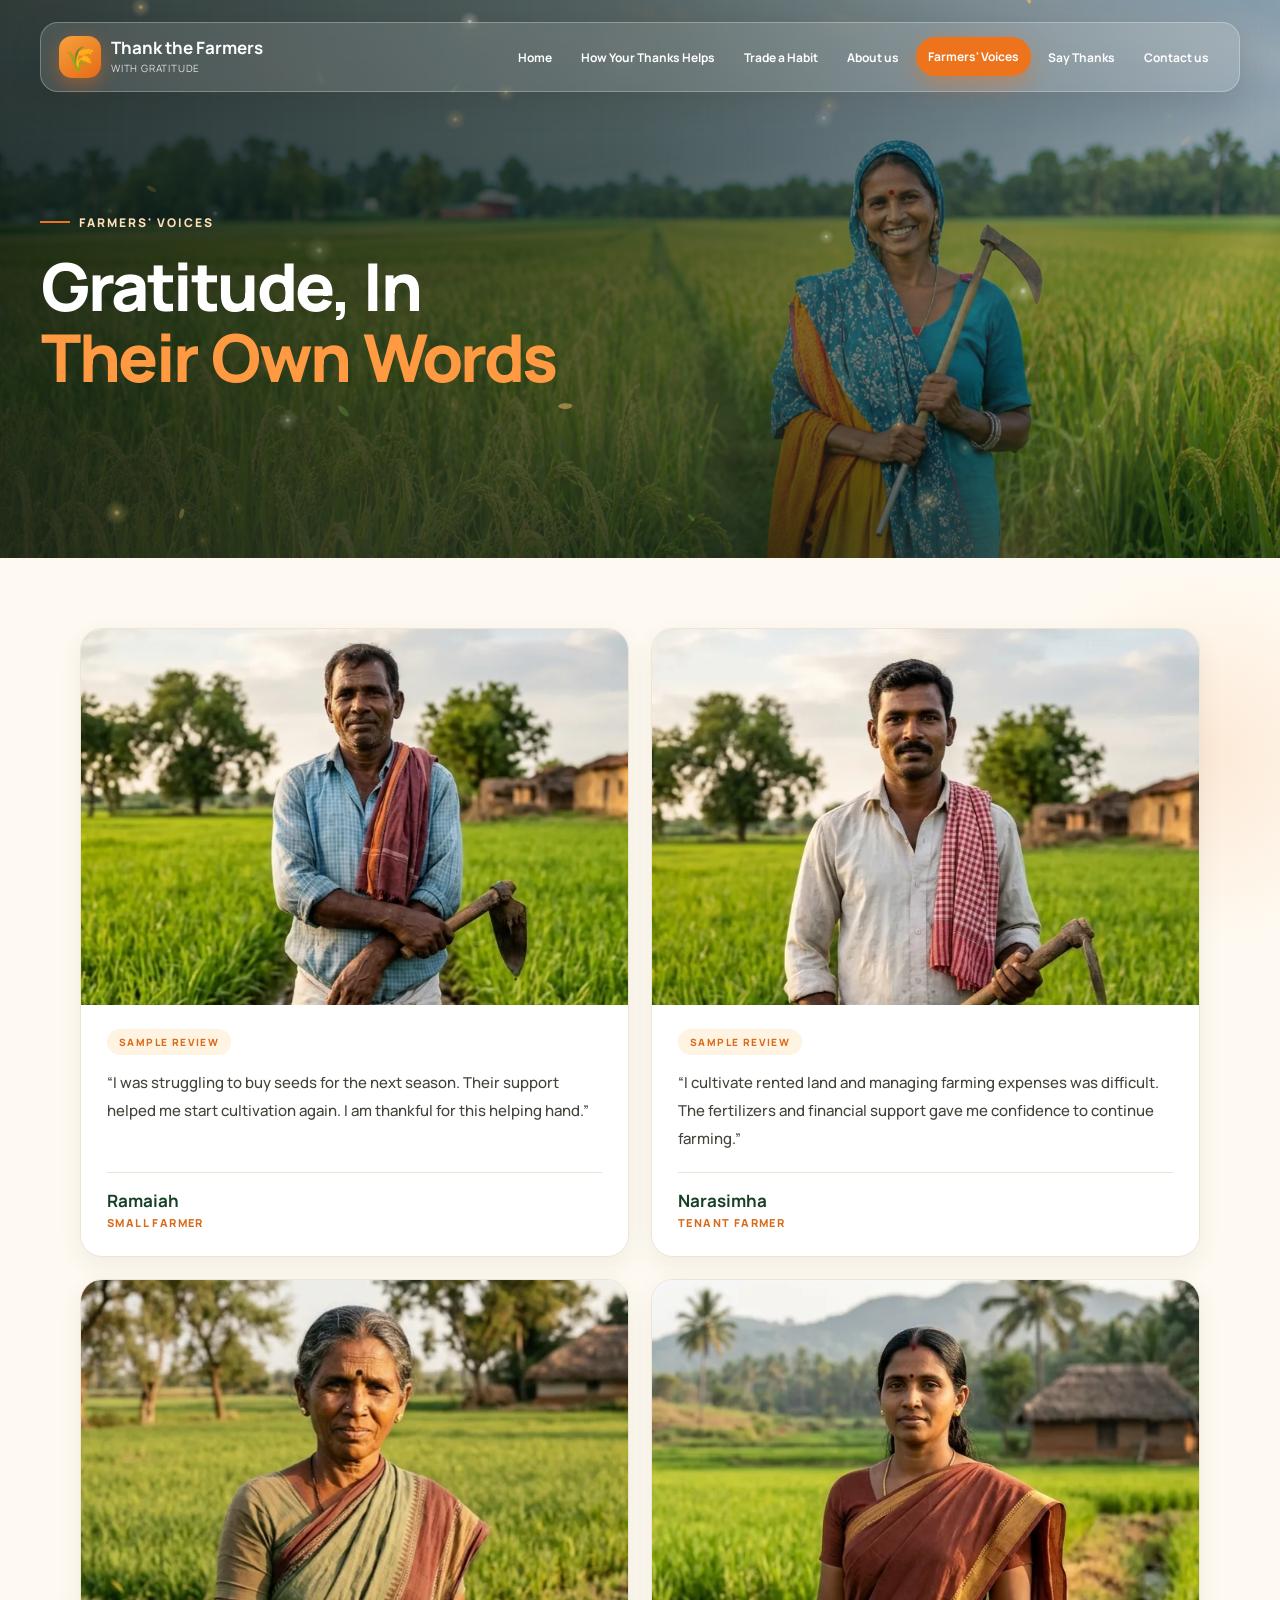
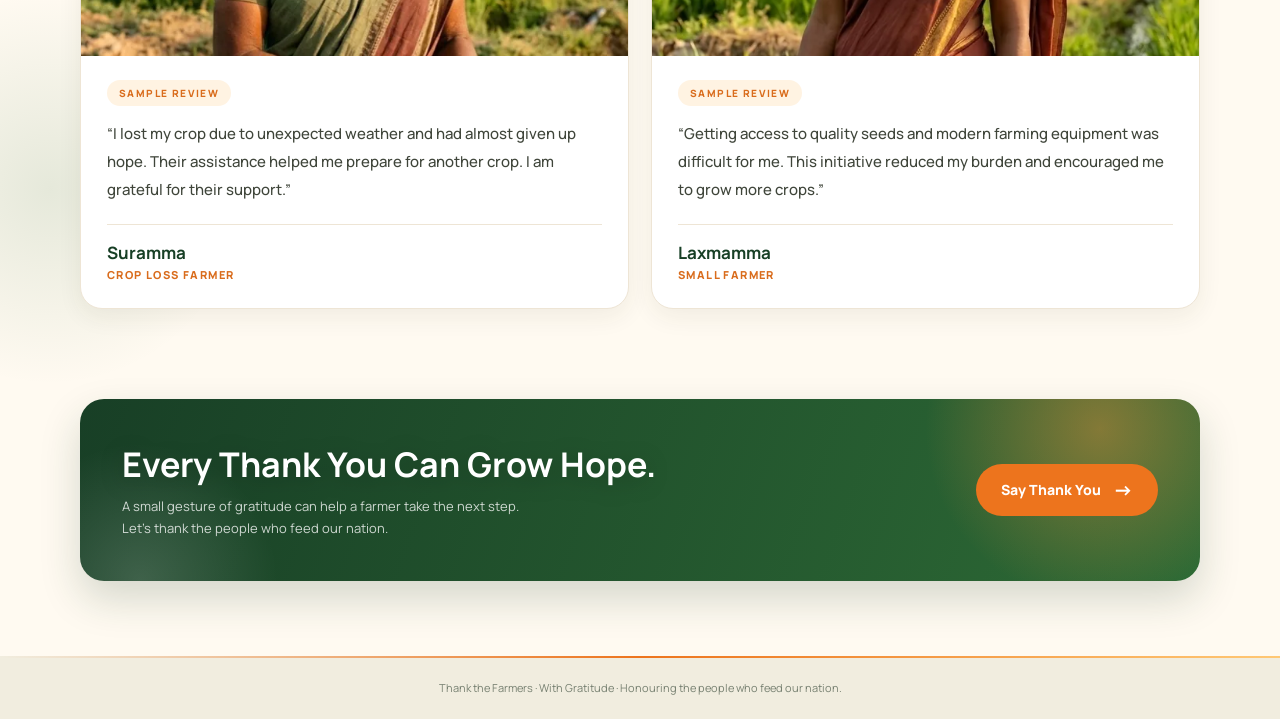
<file: impact-stories.html>
<!DOCTYPE html>
<html lang="en">
<head>
  <meta charset="UTF-8" />
  <meta name="viewport" content="width=device-width, initial-scale=1.0" />
  <meta name="description" content="Stories of farmers who found the support to start again." />
  <title>Farmers' Voices | Thank the Farmers | With Gratitude</title>
  <link rel="preconnect" href="https://fonts.googleapis.com">
  <link rel="preconnect" href="https://fonts.gstatic.com" crossorigin>
  <link href="https://fonts.googleapis.com/css2?family=Manrope:wght@400;500;600;700;800&display=swap" rel="stylesheet">
  <style>

    :root { --green:#173f25; --green-dark:#102d1b; --orange:#ed741d; --cream:#fff8ec; --ink:#17251b; }
    * { box-sizing: border-box; }
    html { scroll-behavior: smooth; }
    body { margin:0; font-family:"Manrope",Arial,sans-serif; color:var(--ink); background:#f7f2e8; }
    .page-hero {
      position:relative; isolation:isolate; display:flex; flex-direction:column; min-height:62vh;
      background:
        linear-gradient(90deg, rgba(7,20,16,.85) 0%, rgba(10,25,18,.68) 50%, rgba(9,20,15,.3) 100%),
        linear-gradient(0deg, rgba(8,20,14,.42), transparent 42%),
        url("farmer-background.webp") 72% 25% / cover no-repeat;
    }
    .navbar {
      width:min(1200px, calc(100% - 48px)); margin:22px auto 0; padding:13px 18px;
      display:flex; align-items:center; justify-content:space-between; gap:22px;
      border:1px solid rgba(255,255,255,.27); border-radius:18px; background:rgba(255,255,255,.13);
      backdrop-filter:blur(16px); -webkit-backdrop-filter:blur(16px); box-shadow:0 10px 35px rgba(0,0,0,.12);
    }
    .brand { display:flex; align-items:center; gap:10px; color:#fff; text-decoration:none; flex-shrink:0; }
    .brand-mark { width:42px; height:42px; display:grid; place-items:center; border-radius:13px; color:#fff; background:linear-gradient(145deg,#f6a13c,#e66a16); font-size:24px; }
    .brand strong { display:block; font-size:17px; line-height:1.1; }
    .brand small { display:block; margin-top:3px; color:rgba(255,255,255,.82); font-size:10px; letter-spacing:.8px; }
    .nav-links { display:flex; align-items:center; gap:5px; }
    .nav-links a { color:#fff; text-decoration:none; font-size:12px; font-weight:700; padding:11px 12px; border-radius:999px; transition:background .2s, transform .2s; white-space:nowrap; }
    .nav-links a:hover, .nav-links a.active { background:var(--orange); transform:translateY(-1px); }
    .hero-content { width:min(1200px, calc(100% - 48px)); margin:auto; padding:70px 0 120px; color:#fff; }
    .eyebrow { display:inline-flex; align-items:center; gap:9px; margin-bottom:20px; color:#ffe0b8; font-size:12px; font-weight:800; letter-spacing:2px; text-transform:uppercase; }
    .eyebrow::before { content:""; width:30px; height:2px; background:var(--orange); }
    h1 { max-width:760px; margin:0; font-size:clamp(36px,5.4vw,66px); line-height:1.08; letter-spacing:-2.5px; font-weight:800; text-wrap:balance; }
    h1 span { color:#ff9a43; }


    .section { padding:80px 24px 20px; background:linear-gradient(180deg,#f7f2e8,#fffaf1); }
    .section.alt { background:#fffaf1; padding-bottom:70px; }
    .wrap { width:min(1120px,100%); margin:auto; }
    .num { display:inline-grid; place-items:center; width:46px; height:46px; margin-bottom:14px; border-radius:14px; color:#fff; font-weight:800; font-size:20px; background:linear-gradient(145deg,#f6a13c,#e66a16); }
    .section-kicker { color:#d96c1c; font-size:11px; font-weight:800; letter-spacing:2px; text-transform:uppercase; }
    .wrap h2 { margin:8px 0 14px; color:var(--green); font-size:clamp(26px,3.6vw,40px); letter-spacing:-1.3px; line-height:1.15; }
    .lead { max-width:780px; margin:0 0 30px; color:#4f5348; font-size:15px; line-height:1.9; }
    .photos { display:grid; grid-template-columns:1fr 1fr; gap:18px; margin-bottom:34px; }
    .photos img { display:block; width:100%; aspect-ratio:16/10; object-fit:cover; border-radius:22px; box-shadow:0 14px 34px rgba(23,63,37,.2); }
    .photos .tall { object-position:78% 70%; }
    .sub { margin:0 0 16px; color:var(--green); font-size:17px; font-weight:800; }
    .cards { display:grid; grid-template-columns:repeat(auto-fit,minmax(210px,1fr)); gap:16px; margin:0 0 30px; padding:0; list-style:none; }
    .cards li { padding:22px 20px; border:1px solid #eee5d5; border-radius:18px; background:#fff; box-shadow:0 8px 24px rgba(50,55,35,.06); color:#4f5348; font-size:13px; line-height:1.7; font-weight:600; transition:transform .2s, box-shadow .2s; }
    .cards li:hover { transform:translateY(-5px); box-shadow:0 16px 30px rgba(50,55,35,.1); }
    .cards .ic { display:grid; place-items:center; width:44px; height:44px; margin-bottom:12px; border-radius:14px; background:#edf4e9; font-size:22px; }
    .goal { margin:0 0 30px; padding:20px 24px; border-radius:18px; background:#edf4e9; color:var(--green); font-size:14px; line-height:1.8; font-weight:700; }
    .highlight { margin:6px 0 16px; padding:22px 24px; border-left:5px solid var(--orange); border-radius:0 18px 18px 0; background:#fff3e2; color:var(--green); font-size:20px; font-weight:800; line-height:1.5; }
    .after { margin:0; color:#4f5348; font-size:15px; line-height:1.9; }
    .closing { padding:0 24px 75px; background:#fffaf1; }
    .closing-inner { width:min(1120px,100%); margin:auto; padding:42px; display:flex; align-items:center; justify-content:space-between; gap:25px; border-radius:24px; color:#fff; background:linear-gradient(110deg,#183f26,#2d6a35); box-shadow:0 18px 40px rgba(24,63,38,.18); }
    .closing h2 { margin:0 0 8px; font-size:clamp(24px,3vw,34px); }
    .closing p { margin:0; color:rgba(255,255,255,.78); font-size:13px; line-height:1.7; }
    .btn { display:inline-flex; align-items:center; justify-content:center; gap:12px; min-height:52px; padding:0 25px; border-radius:999px; text-decoration:none; font-size:14px; font-weight:800; color:#fff; background:var(--orange); flex-shrink:0; transition:transform .2s, box-shadow .2s; }
    .btn:hover { transform:translateY(-3px); box-shadow:0 12px 25px rgba(0,0,0,.2); }
    .btn .arrow { font-size:20px; line-height:1; }
    footer { padding:24px; text-align:center; color:#778071; background:#f1eddf; font-size:11px; }

    @media (max-width:980px) {
      .navbar { align-items:flex-start; flex-direction:column; }
      .nav-links { width:100%; overflow-x:auto; padding-bottom:3px; }
      .nav-links a { font-size:11px; }
      .story-card { grid-template-columns:1fr; padding:30px 24px; gap:30px; }
      .portrait { position:static; max-width:380px; margin:0 auto; }
    }
    @media (max-width:600px) {
      .navbar { width:calc(100% - 24px); margin-top:12px; padding:12px; border-radius:14px; }
      .nav-links { gap:2px; }
      .nav-links a { padding:9px 10px; }
      .hero-content { width:calc(100% - 40px); padding:60px 0 110px; }
      h1 { letter-spacing:-1.5px; }
      .story { padding:0 14px 60px; }
      .story-card { margin-top:-55px; padding:22px 18px; border-radius:20px; }
      .story-text p { font-size:14px; }
      .highlight { font-size:16px; padding:18px; }
      .closing { padding:0 18px 55px; }
      .closing-inner { padding:28px 22px; align-items:flex-start; flex-direction:column; }
    }
      @media (max-width:700px) { .photos { grid-template-columns:1fr; } .section { padding:60px 18px 10px; } .section.alt { padding-bottom:55px; } .highlight { font-size:17px; } }
  
    .poster { display:block; width:100%; height:auto; margin:0 0 30px; border-radius:22px; box-shadow:0 14px 34px rgba(23,63,37,.22); }
    .eq { display:inline-block; margin:0 0 14px; padding:8px 16px; border-radius:999px; background:#edf4e9; color:var(--green); font-size:12px; font-weight:800; letter-spacing:.3px; }
    .lead strong, .after strong { color:var(--green); }
    .intro-note { max-width:820px; }
    .benefits { margin:0 0 30px; padding:0; list-style:none; display:grid; grid-template-columns:repeat(auto-fit,minmax(240px,1fr)); gap:16px; }
    .benefits li { padding:22px 20px; border:1px solid #eee5d5; border-radius:18px; background:#fff; box-shadow:0 8px 24px rgba(50,55,35,.06); color:#4f5348; font-size:14px; line-height:1.7; font-weight:600; }
    .benefits .ic { display:grid; place-items:center; width:44px; height:44px; margin-bottom:12px; border-radius:14px; background:#edf4e9; font-size:22px; }
    .tagline { margin:0 0 14px; color:var(--green); font-size:clamp(20px,3vw,30px); font-weight:800; line-height:1.3; letter-spacing:-.5px; text-transform:uppercase; }
    .italic { margin:0; color:#4f5348; font-size:15px; line-height:1.9; font-style:italic; }
  
    .contact-grid { display:grid; grid-template-columns:repeat(auto-fit,minmax(260px,1fr)); gap:18px; margin:0 0 30px; }
    .contact-card { display:block; padding:28px 24px; border:1px solid #eee5d5; border-radius:20px; background:#fff; box-shadow:0 8px 24px rgba(50,55,35,.06); color:inherit; text-decoration:none; transition:transform .2s, box-shadow .2s; }
    a.contact-card:hover { transform:translateY(-5px); box-shadow:0 16px 30px rgba(50,55,35,.1); }
    .contact-card .ic { display:grid; place-items:center; width:50px; height:50px; margin-bottom:14px; border-radius:15px; background:#edf4e9; font-size:25px; }
    .contact-card small { display:block; margin-bottom:6px; color:#d96c1c; font-size:11px; font-weight:800; letter-spacing:1.6px; text-transform:uppercase; }
    .contact-card strong { display:block; color:var(--green); font-size:16px; line-height:1.5; overflow-wrap:anywhere; }
    .contact-card span { display:block; margin-top:4px; color:#65685e; font-size:13px; line-height:1.7; font-weight:600; }
    .ways { margin:0 0 30px; padding:0; list-style:none; display:flex; flex-wrap:wrap; gap:10px; }
    .ways li { padding:10px 18px; border-radius:999px; background:#edf4e9; color:var(--green); font-size:13px; font-weight:800; }
  
    .stories { display:grid; grid-template-columns:repeat(2,1fr); gap:22px; margin:0 0 20px; }
    .story-card { display:flex; flex-direction:column; overflow:hidden; border:1px solid #eee5d5; border-radius:22px; background:#fff; box-shadow:0 8px 24px rgba(50,55,35,.07); transition:transform .2s, box-shadow .2s; }
    .story-card:hover { transform:translateY(-5px); box-shadow:0 16px 32px rgba(50,55,35,.12); }
    .story-card img { display:block; width:100%; aspect-ratio:16/11; object-fit:cover; }
    .story-body { padding:24px 26px 26px; display:flex; flex-direction:column; flex:1; }
    .badge { align-self:flex-start; margin-bottom:14px; padding:6px 12px; border-radius:999px; background:#fff3e2; color:#d96c1c; font-size:10px; font-weight:800; letter-spacing:1.4px; text-transform:uppercase; }
    .quote { margin:0 0 20px; color:#3f453a; font-size:15px; line-height:1.85; font-weight:500; flex:1; }
    .who { padding-top:16px; border-top:1px solid #eee5d5; }
    .who strong { display:block; color:var(--green); font-size:17px; }
    .who span { display:block; margin-top:3px; color:#d96c1c; font-size:11px; font-weight:800; letter-spacing:1.4px; text-transform:uppercase; }
    @media (max-width:760px) { .stories { grid-template-columns:1fr; } }
  
    /* ---- Mobile menu (tablet/phone only; laptop navbar unchanged) ---- */
    .menu-toggle { display:none; }
    @media (max-width:980px) {
      .navbar { flex-direction:row; align-items:center; flex-wrap:nowrap; position:relative; z-index:20; }
      .menu-toggle { display:flex; flex-direction:column; justify-content:center; align-items:stretch; gap:5px; width:46px; height:46px; margin-left:auto; padding:0 12px; border:1px solid rgba(255,255,255,.38); border-radius:14px; background:rgba(255,255,255,.16); cursor:pointer; -webkit-tap-highlight-color:transparent; }
      .menu-toggle span { display:block; height:2px; border-radius:2px; background:#fff; transition:transform .25s ease, opacity .2s ease; }
      .navbar.open .menu-toggle { background:var(--orange); border-color:var(--orange); }
      .navbar.open .menu-toggle span:nth-child(1) { transform:translateY(7px) rotate(45deg); }
      .navbar.open .menu-toggle span:nth-child(2) { opacity:0; }
      .navbar.open .menu-toggle span:nth-child(3) { transform:translateY(-7px) rotate(-45deg); }
      .nav-links { display:none; position:absolute; top:calc(100% + 10px); left:0; right:0; width:auto; flex-direction:column; align-items:stretch; gap:4px; padding:12px; overflow:visible; border:1px solid rgba(255,255,255,.2); border-radius:20px; background:rgba(14,40,25,.97); box-shadow:0 22px 44px rgba(0,0,0,.35); }
      .navbar.open .nav-links { display:flex; animation:menuIn .22s ease; }
      .nav-links a { display:flex; align-items:center; justify-content:space-between; padding:15px 16px; border-radius:13px; font-size:15px; white-space:normal; transform:none !important; }
      .nav-links a::after { content:"\203A"; opacity:.55; font-size:20px; line-height:1; }
      .nav-links a.active { background:var(--orange); }
      .nav-links a.active::after { opacity:1; }
      .hero.menu-open, .page-hero.menu-open { z-index:30; }
    }
    @keyframes menuIn { from { opacity:0; transform:translateY(-8px); } to { opacity:1; transform:none; } }
  
    /* ---- Keep the farmer's face visible on every screen size ---- */
    @media (min-width:601px) and (max-width:980px) {
      .hero-content h1, .hero-content p { max-width:60%; }
    }
    @media (max-width:600px) {
      .hero, .page-hero {
        background:
          linear-gradient(0deg, rgba(7,20,16,.92) 0%, rgba(10,25,18,.78) 38%, rgba(9,20,15,.12) 62%, rgba(9,20,15,.05) 100%),
          url("farmer-background.webp") 72% 0 / cover no-repeat !important;
      }
      .hero-content { margin-top:auto !important; padding-top:340px !important; }
      .hero { min-height:820px; }
      .page-hero { min-height:0; }
      .page-hero .hero-content { padding-bottom:70px !important; }
    }
  </style>
  <script>document.documentElement.className+=" fx"</script>
  <link rel="stylesheet" href="effects.css">
</head>
<body>
  <header class="page-hero" id="home">
    <nav class="navbar" aria-label="Main navigation">
      <a class="brand" href="index.html">
        <span class="brand-mark">🌾</span>
        <span><strong>Thank the Farmers</strong><small>WITH GRATITUDE</small></span>
      </a>
      <button class="menu-toggle" type="button" aria-label="Open menu" aria-expanded="false" aria-controls="navlinks"><span></span><span></span><span></span></button>
      <div class="nav-links" id="navlinks">
        <a href="index.html">Home</a>
        <a href="what-we-do-with-donations.html">How Your Thanks Helps</a>
        <a href="donate-bad-habits.html">Trade a Habit</a>
        <a href="aboutus.html">About us</a>
        <a class="active" href="impact-stories.html">Farmers' Voices</a>
        <a href="donations.html">Say Thanks</a>
        <a href="contact.html">Contact us</a>
      </div>
    </nav>
    <div class="hero-content">
      <div class="eyebrow">Farmers' voices</div>
      <h1>Gratitude, In <span>Their Own Words</span></h1>
    </div>
  </header>

  <section class="section alt" id="stories" style="padding-top:70px">
    <div class="wrap">
      <div class="stories">
        <article class="story-card">
          <img src="ramaiah.webp" alt="Ramaiah, small farmer" style="object-position:35% 22%" />
          <div class="story-body">
            <span class="badge">Sample review</span>
            <p class="quote">“I was struggling to buy seeds for the next season. Their support helped me start cultivation again. I am thankful for this helping hand.”</p>
            <div class="who"><strong>Ramaiah</strong><span>Small Farmer</span></div>
          </div>
        </article>
        <article class="story-card">
          <img src="narasimha.webp" alt="Narasimha, tenant farmer" style="object-position:45% 22%" />
          <div class="story-body">
            <span class="badge">Sample review</span>
            <p class="quote">“I cultivate rented land and managing farming expenses was difficult. The fertilizers and financial support gave me confidence to continue farming.”</p>
            <div class="who"><strong>Narasimha</strong><span>Tenant Farmer</span></div>
          </div>
        </article>
        <article class="story-card">
          <img src="suramma.webp" alt="Suramma, crop loss farmer" style="object-position:50% 25%" />
          <div class="story-body">
            <span class="badge">Sample review</span>
            <p class="quote">“I lost my crop due to unexpected weather and had almost given up hope. Their assistance helped me prepare for another crop. I am grateful for their support.”</p>
            <div class="who"><strong>Suramma</strong><span>Crop Loss Farmer</span></div>
          </div>
        </article>
        <article class="story-card">
          <img src="laxmamma.webp" alt="Laxmamma, small farmer" style="object-position:45% 22%" />
          <div class="story-body">
            <span class="badge">Sample review</span>
            <p class="quote">“Getting access to quality seeds and modern farming equipment was difficult for me. This initiative reduced my burden and encouraged me to grow more crops.”</p>
            <div class="who"><strong>Laxmamma</strong><span>Small Farmer</span></div>
          </div>
        </article>
      </div>
    </div>
  </section>

  <section class="closing" id="donate">
    <div class="closing-inner">
      <div>
        <h2>Every Thank You Can Grow Hope.</h2>
        <p>A small gesture of gratitude can help a farmer take the next step.<br>Let's thank the people who feed our nation.</p>
      </div>
      <a class="btn" href="donations.html">Say Thank You <span class="arrow">→</span></a>
    </div>
  </section>

  <footer id="contact">Thank the Farmers · With Gratitude · Honouring the people who feed our nation.</footer>
  <script>
    (function () {
      var nav = document.querySelector('.navbar'), btn = document.querySelector('.menu-toggle');
      if (!nav || !btn) return;
      var host = nav.closest('header');
      function setOpen(o) {
        nav.classList.toggle('open', o);
        if (host) host.classList.toggle('menu-open', o);
        btn.setAttribute('aria-expanded', o ? 'true' : 'false');
      }
      btn.addEventListener('click', function (e) { e.stopPropagation(); setOpen(!nav.classList.contains('open')); });
      nav.querySelectorAll('.nav-links a').forEach(function (a) { a.addEventListener('click', function () { setOpen(false); }); });
      document.addEventListener('click', function (e) { if (!nav.contains(e.target)) setOpen(false); });
      document.addEventListener('keydown', function (e) { if (e.key === 'Escape') setOpen(false); });
      window.addEventListener('resize', function () { if (window.innerWidth > 980) setOpen(false); });
    })();
  </script>
  <script src="effects.js" defer></script>
</body>
</html>
</file>
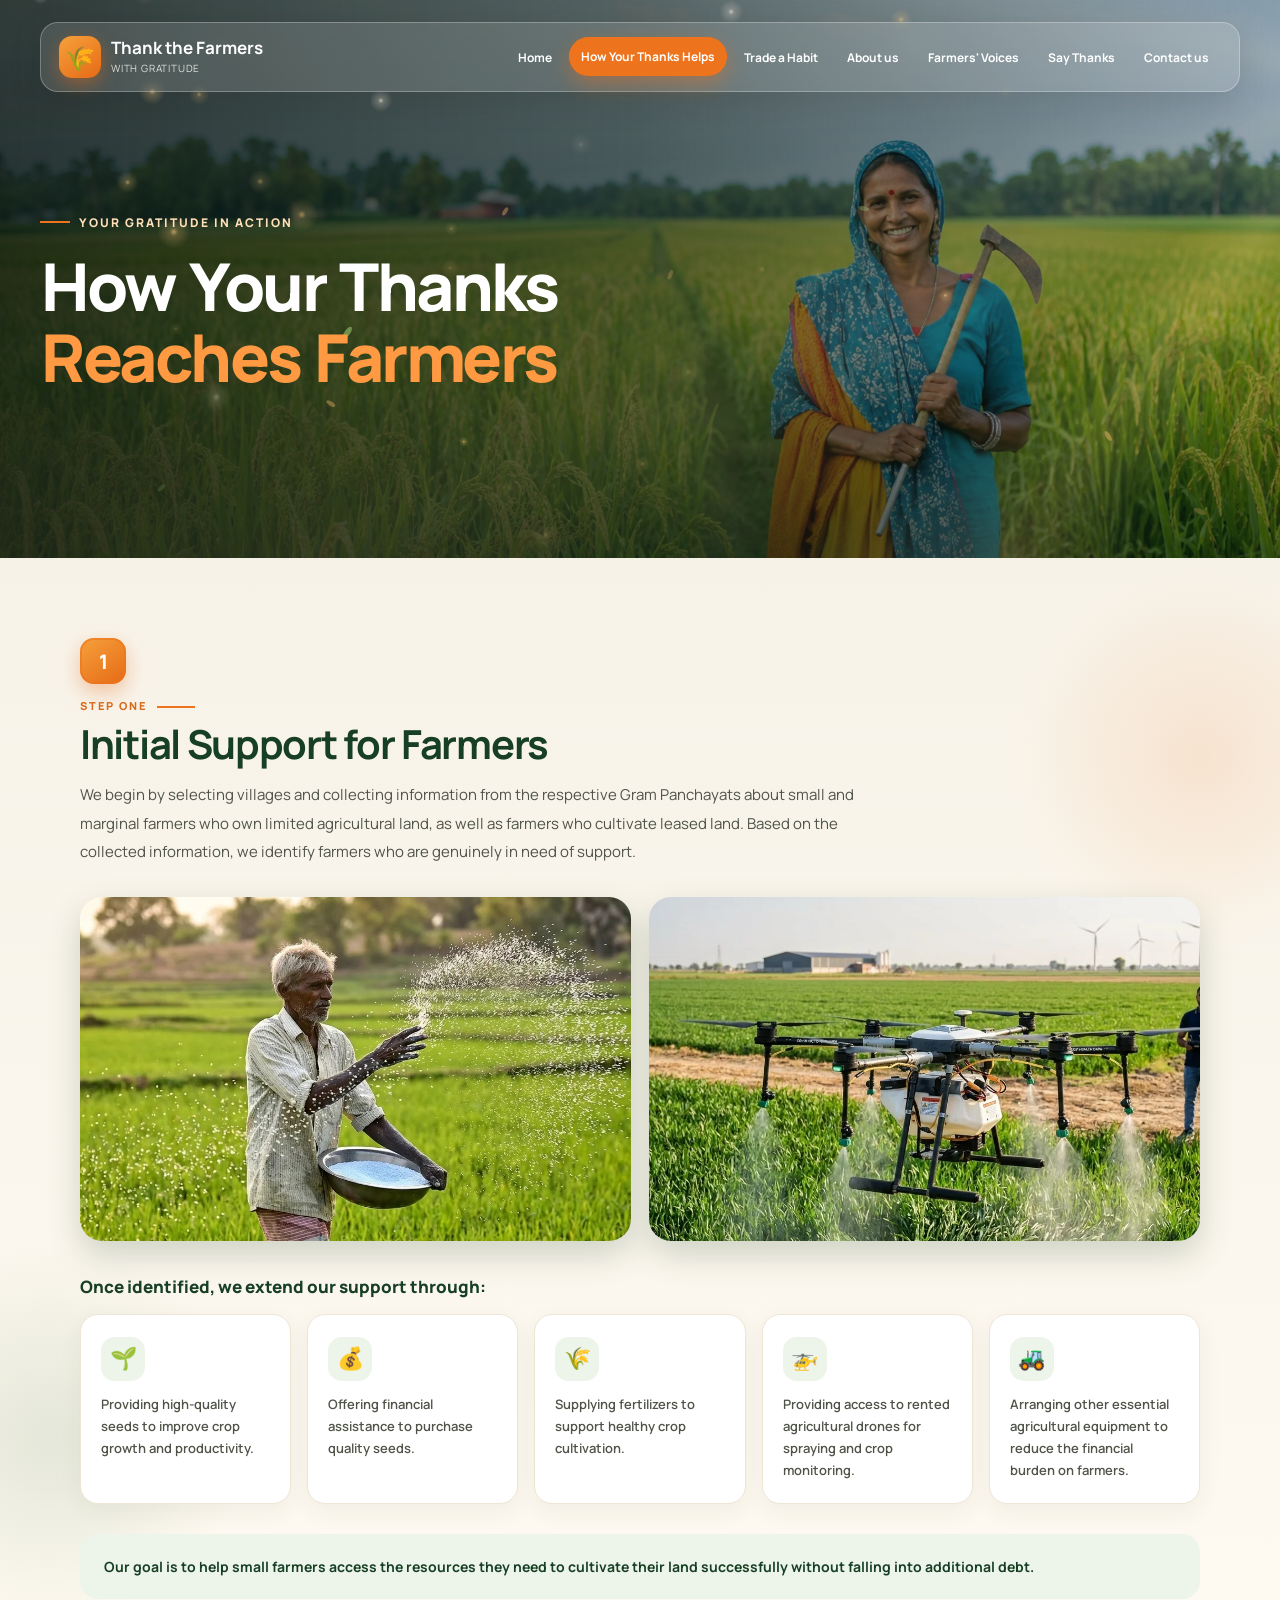
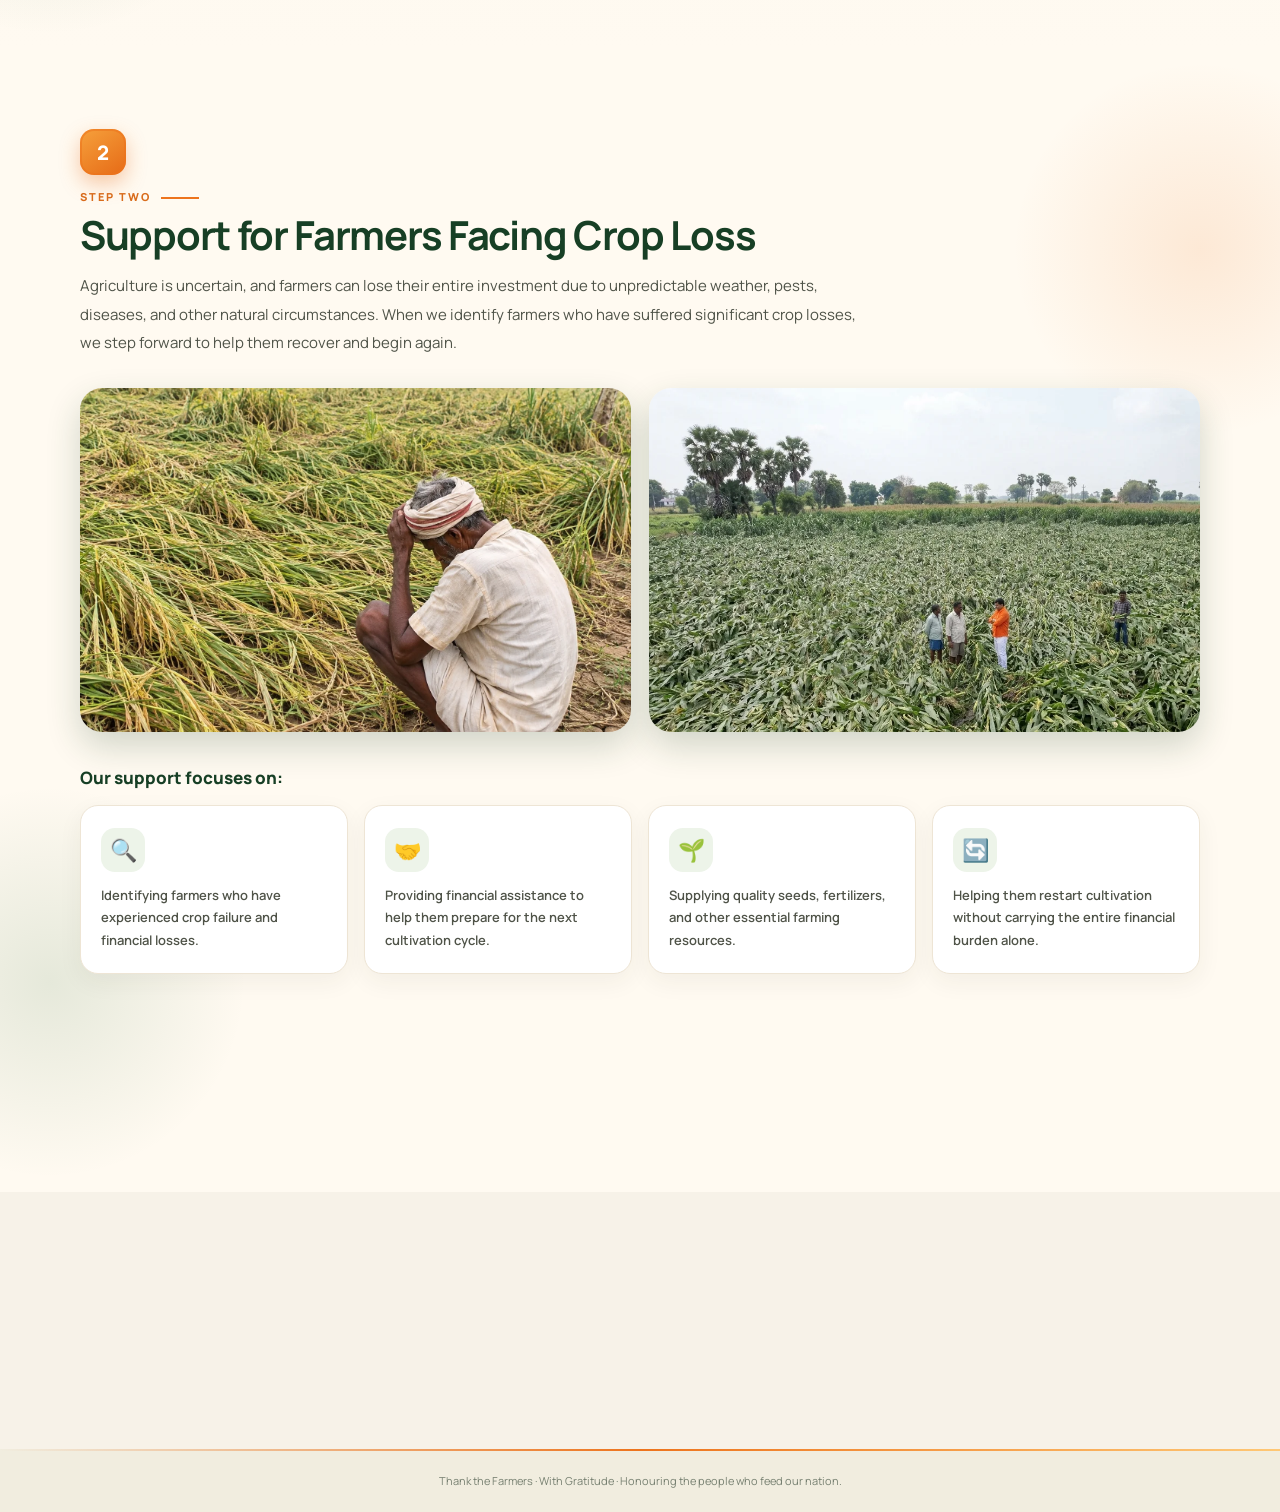
<file: what-we-do-with-donations.html>
<!DOCTYPE html>
<html lang="en">
<head>
  <meta charset="UTF-8" />
  <meta name="viewport" content="width=device-width, initial-scale=1.0" />
  <meta name="description" content="How your gratitude supports small and marginal farmers, from seeds and fertilizers to recovery after crop loss." />
  <title>How Your Thanks Helps | Thank the Farmers | With Gratitude</title>
  <link rel="preconnect" href="https://fonts.googleapis.com">
  <link rel="preconnect" href="https://fonts.gstatic.com" crossorigin>
  <link href="https://fonts.googleapis.com/css2?family=Manrope:wght@400;500;600;700;800&display=swap" rel="stylesheet">
  <style>

    :root { --green:#173f25; --green-dark:#102d1b; --orange:#ed741d; --cream:#fff8ec; --ink:#17251b; }
    * { box-sizing: border-box; }
    html { scroll-behavior: smooth; }
    body { margin:0; font-family:"Manrope",Arial,sans-serif; color:var(--ink); background:#f7f2e8; }
    .page-hero {
      position:relative; isolation:isolate; display:flex; flex-direction:column; min-height:62vh;
      background:
        linear-gradient(90deg, rgba(7,20,16,.85) 0%, rgba(10,25,18,.68) 50%, rgba(9,20,15,.3) 100%),
        linear-gradient(0deg, rgba(8,20,14,.42), transparent 42%),
        url("farmer-background.webp") 72% 25% / cover no-repeat;
    }
    .navbar {
      width:min(1200px, calc(100% - 48px)); margin:22px auto 0; padding:13px 18px;
      display:flex; align-items:center; justify-content:space-between; gap:22px;
      border:1px solid rgba(255,255,255,.27); border-radius:18px; background:rgba(255,255,255,.13);
      backdrop-filter:blur(16px); -webkit-backdrop-filter:blur(16px); box-shadow:0 10px 35px rgba(0,0,0,.12);
    }
    .brand { display:flex; align-items:center; gap:10px; color:#fff; text-decoration:none; flex-shrink:0; }
    .brand-mark { width:42px; height:42px; display:grid; place-items:center; border-radius:13px; color:#fff; background:linear-gradient(145deg,#f6a13c,#e66a16); font-size:24px; }
    .brand strong { display:block; font-size:17px; line-height:1.1; }
    .brand small { display:block; margin-top:3px; color:rgba(255,255,255,.82); font-size:10px; letter-spacing:.8px; }
    .nav-links { display:flex; align-items:center; gap:5px; }
    .nav-links a { color:#fff; text-decoration:none; font-size:12px; font-weight:700; padding:11px 12px; border-radius:999px; transition:background .2s, transform .2s; white-space:nowrap; }
    .nav-links a:hover, .nav-links a.active { background:var(--orange); transform:translateY(-1px); }
    .hero-content { width:min(1200px, calc(100% - 48px)); margin:auto; padding:70px 0 120px; color:#fff; }
    .eyebrow { display:inline-flex; align-items:center; gap:9px; margin-bottom:20px; color:#ffe0b8; font-size:12px; font-weight:800; letter-spacing:2px; text-transform:uppercase; }
    .eyebrow::before { content:""; width:30px; height:2px; background:var(--orange); }
    h1 { max-width:760px; margin:0; font-size:clamp(36px,5.4vw,66px); line-height:1.08; letter-spacing:-2.5px; font-weight:800; text-wrap:balance; }
    h1 span { color:#ff9a43; }


    .section { padding:80px 24px 20px; background:linear-gradient(180deg,#f7f2e8,#fffaf1); }
    .section.alt { background:#fffaf1; padding-bottom:70px; }
    .wrap { width:min(1120px,100%); margin:auto; }
    .num { display:inline-grid; place-items:center; width:46px; height:46px; margin-bottom:14px; border-radius:14px; color:#fff; font-weight:800; font-size:20px; background:linear-gradient(145deg,#f6a13c,#e66a16); }
    .section-kicker { color:#d96c1c; font-size:11px; font-weight:800; letter-spacing:2px; text-transform:uppercase; }
    .wrap h2 { margin:8px 0 14px; color:var(--green); font-size:clamp(26px,3.6vw,40px); letter-spacing:-1.3px; line-height:1.15; }
    .lead { max-width:780px; margin:0 0 30px; color:#4f5348; font-size:15px; line-height:1.9; }
    .photos { display:grid; grid-template-columns:1fr 1fr; gap:18px; margin-bottom:34px; }
    .photos img { display:block; width:100%; aspect-ratio:16/10; object-fit:cover; border-radius:22px; box-shadow:0 14px 34px rgba(23,63,37,.2); }
    .photos .tall { object-position:78% 70%; }
    .sub { margin:0 0 16px; color:var(--green); font-size:17px; font-weight:800; }
    .cards { display:grid; grid-template-columns:repeat(auto-fit,minmax(210px,1fr)); gap:16px; margin:0 0 30px; padding:0; list-style:none; }
    .cards li { padding:22px 20px; border:1px solid #eee5d5; border-radius:18px; background:#fff; box-shadow:0 8px 24px rgba(50,55,35,.06); color:#4f5348; font-size:13px; line-height:1.7; font-weight:600; transition:transform .2s, box-shadow .2s; }
    .cards li:hover { transform:translateY(-5px); box-shadow:0 16px 30px rgba(50,55,35,.1); }
    .cards .ic { display:grid; place-items:center; width:44px; height:44px; margin-bottom:12px; border-radius:14px; background:#edf4e9; font-size:22px; }
    .goal { margin:0 0 30px; padding:20px 24px; border-radius:18px; background:#edf4e9; color:var(--green); font-size:14px; line-height:1.8; font-weight:700; }
    .highlight { margin:6px 0 16px; padding:22px 24px; border-left:5px solid var(--orange); border-radius:0 18px 18px 0; background:#fff3e2; color:var(--green); font-size:20px; font-weight:800; line-height:1.5; }
    .after { margin:0; color:#4f5348; font-size:15px; line-height:1.9; }
    .closing { padding:0 24px 75px; background:#fffaf1; }
    .closing-inner { width:min(1120px,100%); margin:auto; padding:42px; display:flex; align-items:center; justify-content:space-between; gap:25px; border-radius:24px; color:#fff; background:linear-gradient(110deg,#183f26,#2d6a35); box-shadow:0 18px 40px rgba(24,63,38,.18); }
    .closing h2 { margin:0 0 8px; font-size:clamp(24px,3vw,34px); }
    .closing p { margin:0; color:rgba(255,255,255,.78); font-size:13px; line-height:1.7; }
    .btn { display:inline-flex; align-items:center; justify-content:center; gap:12px; min-height:52px; padding:0 25px; border-radius:999px; text-decoration:none; font-size:14px; font-weight:800; color:#fff; background:var(--orange); flex-shrink:0; transition:transform .2s, box-shadow .2s; }
    .btn:hover { transform:translateY(-3px); box-shadow:0 12px 25px rgba(0,0,0,.2); }
    .btn .arrow { font-size:20px; line-height:1; }
    footer { padding:24px; text-align:center; color:#778071; background:#f1eddf; font-size:11px; }

    @media (max-width:980px) {
      .navbar { align-items:flex-start; flex-direction:column; }
      .nav-links { width:100%; overflow-x:auto; padding-bottom:3px; }
      .nav-links a { font-size:11px; }
      .story-card { grid-template-columns:1fr; padding:30px 24px; gap:30px; }
      .portrait { position:static; max-width:380px; margin:0 auto; }
    }
    @media (max-width:600px) {
      .navbar { width:calc(100% - 24px); margin-top:12px; padding:12px; border-radius:14px; }
      .nav-links { gap:2px; }
      .nav-links a { padding:9px 10px; }
      .hero-content { width:calc(100% - 40px); padding:60px 0 110px; }
      h1 { letter-spacing:-1.5px; }
      .story { padding:0 14px 60px; }
      .story-card { margin-top:-55px; padding:22px 18px; border-radius:20px; }
      .story-text p { font-size:14px; }
      .highlight { font-size:16px; padding:18px; }
      .closing { padding:0 18px 55px; }
      .closing-inner { padding:28px 22px; align-items:flex-start; flex-direction:column; }
    }
      @media (max-width:700px) { .photos { grid-template-columns:1fr; } .section { padding:60px 18px 10px; } .section.alt { padding-bottom:55px; } .highlight { font-size:17px; } }
  
    /* ---- Mobile menu (tablet/phone only; laptop navbar unchanged) ---- */
    .menu-toggle { display:none; }
    @media (max-width:980px) {
      .navbar { flex-direction:row; align-items:center; flex-wrap:nowrap; position:relative; z-index:20; }
      .menu-toggle { display:flex; flex-direction:column; justify-content:center; align-items:stretch; gap:5px; width:46px; height:46px; margin-left:auto; padding:0 12px; border:1px solid rgba(255,255,255,.38); border-radius:14px; background:rgba(255,255,255,.16); cursor:pointer; -webkit-tap-highlight-color:transparent; }
      .menu-toggle span { display:block; height:2px; border-radius:2px; background:#fff; transition:transform .25s ease, opacity .2s ease; }
      .navbar.open .menu-toggle { background:var(--orange); border-color:var(--orange); }
      .navbar.open .menu-toggle span:nth-child(1) { transform:translateY(7px) rotate(45deg); }
      .navbar.open .menu-toggle span:nth-child(2) { opacity:0; }
      .navbar.open .menu-toggle span:nth-child(3) { transform:translateY(-7px) rotate(-45deg); }
      .nav-links { display:none; position:absolute; top:calc(100% + 10px); left:0; right:0; width:auto; flex-direction:column; align-items:stretch; gap:4px; padding:12px; overflow:visible; border:1px solid rgba(255,255,255,.2); border-radius:20px; background:rgba(14,40,25,.97); box-shadow:0 22px 44px rgba(0,0,0,.35); }
      .navbar.open .nav-links { display:flex; animation:menuIn .22s ease; }
      .nav-links a { display:flex; align-items:center; justify-content:space-between; padding:15px 16px; border-radius:13px; font-size:15px; white-space:normal; transform:none !important; }
      .nav-links a::after { content:"\203A"; opacity:.55; font-size:20px; line-height:1; }
      .nav-links a.active { background:var(--orange); }
      .nav-links a.active::after { opacity:1; }
      .hero.menu-open, .page-hero.menu-open { z-index:30; }
    }
    @keyframes menuIn { from { opacity:0; transform:translateY(-8px); } to { opacity:1; transform:none; } }
  
    /* ---- Keep the farmer's face visible on every screen size ---- */
    @media (min-width:601px) and (max-width:980px) {
      .hero-content h1, .hero-content p { max-width:60%; }
    }
    @media (max-width:600px) {
      .hero, .page-hero {
        background:
          linear-gradient(0deg, rgba(7,20,16,.92) 0%, rgba(10,25,18,.78) 38%, rgba(9,20,15,.12) 62%, rgba(9,20,15,.05) 100%),
          url("farmer-background.webp") 72% 0 / cover no-repeat !important;
      }
      .hero-content { margin-top:auto !important; padding-top:340px !important; }
      .hero { min-height:820px; }
      .page-hero { min-height:0; }
      .page-hero .hero-content { padding-bottom:70px !important; }
    }
  </style>
  <script>document.documentElement.className+=" fx"</script>
  <link rel="stylesheet" href="effects.css">
</head>
<body>
  <header class="page-hero" id="home">
    <nav class="navbar" aria-label="Main navigation">
      <a class="brand" href="index.html">
        <span class="brand-mark">🌾</span>
        <span><strong>Thank the Farmers</strong><small>WITH GRATITUDE</small></span>
      </a>
      <button class="menu-toggle" type="button" aria-label="Open menu" aria-expanded="false" aria-controls="navlinks"><span></span><span></span><span></span></button>
      <div class="nav-links" id="navlinks">
        <a href="index.html">Home</a>
        <a class="active" href="what-we-do-with-donations.html">How Your Thanks Helps</a>
        <a href="donate-bad-habits.html">Trade a Habit</a>
        <a href="aboutus.html">About us</a>
        <a href="impact-stories.html">Farmers' Voices</a>
        <a href="donations.html">Say Thanks</a>
        <a href="contact.html">Contact us</a>
      </div>
    </nav>
    <div class="hero-content">
      <div class="eyebrow">Your gratitude in action</div>
      <h1>How Your Thanks <span>Reaches Farmers</span></h1>
    </div>
  </header>

  <section class="section" id="initial-support">
    <div class="wrap">
      <div class="num">1</div>
      <div class="section-kicker">Step one</div>
      <h2>Initial Support for Farmers</h2>
      <p class="lead">We begin by selecting villages and collecting information from the respective Gram Panchayats about small and marginal farmers who own limited agricultural land, as well as farmers who cultivate leased land. Based on the collected information, we identify farmers who are genuinely in need of support.</p>
      <div class="photos">
        <img src="fertilizers.webp" alt="A farmer spreading fertilizer across a green paddy field" />
        <img src="drone.webp" alt="An agricultural drone spraying a crop field while an operator watches" />
      </div>
      <h3 class="sub">Once identified, we extend our support through:</h3>
      <ul class="cards">
        <li><div class="ic">🌱</div>Providing high-quality seeds to improve crop growth and productivity.</li>
        <li><div class="ic">💰</div>Offering financial assistance to purchase quality seeds.</li>
        <li><div class="ic">🌾</div>Supplying fertilizers to support healthy crop cultivation.</li>
        <li><div class="ic">🚁</div>Providing access to rented agricultural drones for spraying and crop monitoring.</li>
        <li><div class="ic">🚜</div>Arranging other essential agricultural equipment to reduce the financial burden on farmers.</li>
      </ul>
      <div class="goal">Our goal is to help small farmers access the resources they need to cultivate their land successfully without falling into additional debt.</div>
    </div>
  </section>

  <section class="section alt" id="crop-loss">
    <div class="wrap">
      <div class="num">2</div>
      <div class="section-kicker">Step two</div>
      <h2>Support for Farmers Facing Crop Loss</h2>
      <p class="lead">Agriculture is uncertain, and farmers can lose their entire investment due to unpredictable weather, pests, diseases, and other natural circumstances. When we identify farmers who have suffered significant crop losses, we step forward to help them recover and begin again.</p>
      <div class="photos">
        <img class="tall" src="failing-field.webp" alt="A farmer sitting with his head in his hand beside a flattened, damaged crop" />
        <img src="crop-loss.webp" alt="Farmers surveying a field of flattened crops after damage" />
      </div>
      <h3 class="sub">Our support focuses on:</h3>
      <ul class="cards">
        <li><div class="ic">🔍</div>Identifying farmers who have experienced crop failure and financial losses.</li>
        <li><div class="ic">🤝</div>Providing financial assistance to help them prepare for the next cultivation cycle.</li>
        <li><div class="ic">🌱</div>Supplying quality seeds, fertilizers, and other essential farming resources.</li>
        <li><div class="ic">🔄</div>Helping them restart cultivation without carrying the entire financial burden alone.</li>
      </ul>
      <div class="highlight">A failed crop should not mean a failed future.</div>
      <p class="after">We want every farmer to have another opportunity, renewed confidence, and the hope to grow again.</p>
    </div>
  </section>

  <section class="closing" id="donate">
    <div class="closing-inner">
      <div>
        <h2>Every Thank You Can Grow Hope.</h2>
        <p>A small gesture of gratitude can help a farmer take the next step.<br>Let's thank the people who feed our nation.</p>
      </div>
      <a class="btn" href="donations.html">Say Thank You <span class="arrow">→</span></a>
    </div>
  </section>

  <footer id="contact">Thank the Farmers · With Gratitude · Honouring the people who feed our nation.</footer>
  <script>
    (function () {
      var nav = document.querySelector('.navbar'), btn = document.querySelector('.menu-toggle');
      if (!nav || !btn) return;
      var host = nav.closest('header');
      function setOpen(o) {
        nav.classList.toggle('open', o);
        if (host) host.classList.toggle('menu-open', o);
        btn.setAttribute('aria-expanded', o ? 'true' : 'false');
      }
      btn.addEventListener('click', function (e) { e.stopPropagation(); setOpen(!nav.classList.contains('open')); });
      nav.querySelectorAll('.nav-links a').forEach(function (a) { a.addEventListener('click', function () { setOpen(false); }); });
      document.addEventListener('click', function (e) { if (!nav.contains(e.target)) setOpen(false); });
      document.addEventListener('keydown', function (e) { if (e.key === 'Escape') setOpen(false); });
      window.addEventListener('resize', function () { if (window.innerWidth > 980) setOpen(false); });
    })();
  </script>
  <script src="effects.js" defer></script>
</body>
</html>
</file>
<file: effects.css>
/* ==========================================================================
   Save Farmers — visual effects layer
   Styling + motion only. No content lives in this file.
   Everything is gated behind html.fx (set by a tiny inline script), so the
   site still renders normally if JavaScript is unavailable.
   ========================================================================== */

:root {
  --gold: #ffc875;
  --ease-out: cubic-bezier(.2, .8, .2, 1);
  --ease-spring: cubic-bezier(.34, 1.56, .64, 1);
}

::selection { background: var(--orange); color: #fff; }
html { accent-color: var(--orange); scrollbar-width: thin; scrollbar-color: #e0a15f #f1eddf; }
::-webkit-scrollbar { width: 11px; }
::-webkit-scrollbar-track { background: #f1eddf; }
::-webkit-scrollbar-thumb { background: linear-gradient(180deg, #f6a13c, #e66a16); border-radius: 99px; border: 2px solid #f1eddf; }

a:focus-visible, button:focus-visible {
  outline: 3px solid var(--gold);
  outline-offset: 3px;
  border-radius: 12px;
}

/* ---------- page load / leave -------------------------------------------- */
html.fx body { animation: pageIn .7s ease both; }
html.fx.fx-leave body { opacity: 0; transition: opacity .25s ease; }
@keyframes pageIn { from { opacity: 0; } to { opacity: 1; } }

/* ---------- scroll progress bar ------------------------------------------ */
.fx-progress {
  position: fixed; inset: 0 0 auto 0; height: 4px; z-index: 9999;
  transform-origin: 0 50%; transform: scaleX(var(--p, 0));
  background: linear-gradient(90deg, #ffb347, #ed741d 55%, #ff5e3a);
  box-shadow: 0 0 14px rgba(237, 116, 29, .7);
  pointer-events: none;
}

/* ---------- hero: living background -------------------------------------- */
html.fx-ready .hero,
html.fx-ready .page-hero { background: #0b1a12; }

.fx-bg { position: absolute; inset: 0; z-index: -1; overflow: hidden; pointer-events: none; }
.fx-kb { position: absolute; left: 0; right: 0; top: -5%; bottom: -5%; will-change: transform; }
.fx-kb::before {
  content: ""; position: absolute; inset: 0;
  background: url("farmer-background.webp") 72% 22% / cover no-repeat;
  transform-origin: 72% 30%;
  animation: kenburns 26s ease-in-out infinite alternate;
  will-change: transform;
}
@keyframes kenburns {
  from { transform: scale(1.02) translate3d(0, 0, 0); }
  to   { transform: scale(1.07) translate3d(0, 0, 0); }
}
.fx-shade { position: absolute; inset: 0; }
.hero .fx-shade {
  background:
    linear-gradient(90deg, rgba(7,20,16,.82) 0%, rgba(10,25,18,.65) 42%, rgba(9,20,15,.16) 100%),
    linear-gradient(0deg, rgba(8,20,14,.42), transparent 42%);
}
.page-hero .fx-shade {
  background:
    linear-gradient(90deg, rgba(7,20,16,.85) 0%, rgba(10,25,18,.68) 50%, rgba(9,20,15,.3) 100%),
    linear-gradient(0deg, rgba(8,20,14,.42), transparent 42%);
}
/* sun rays sweeping in from the top-right */
.fx-rays {
  position: absolute; inset: -40%;
  background: conic-gradient(from 188deg at 82% 30%,
    transparent 0 5%, rgba(255,196,120,.20) 8%, transparent 12%,
    rgba(255,196,120,.12) 16%, transparent 21%,
    rgba(255,196,120,.16) 26%, transparent 31%, transparent 100%);
  mix-blend-mode: screen; opacity: .8;
  animation: raysSway 14s ease-in-out infinite alternate;
  filter: blur(6px);
}
@keyframes raysSway {
  from { transform: rotate(-5deg) scale(1);    opacity: .45; }
  to   { transform: rotate(6deg)  scale(1.08); opacity: .9;  }
}
.fx-canvas { position: absolute; inset: 0; width: 100%; height: 100%; }

@media (max-width: 600px) {
  .fx-kb::before { background-position: 72% 0; }
  .hero .fx-shade, .page-hero .fx-shade {
    background: linear-gradient(0deg, rgba(7,20,16,.93) 0%, rgba(10,25,18,.8) 40%, rgba(9,20,15,.1) 62%, rgba(9,20,15,.05) 100%);
  }
}

/* ---------- hero entrance ------------------------------------------------- */
html.fx .navbar        { animation: dropIn .9s var(--ease-out) backwards; }
html.fx .eyebrow       { animation: fadeUp .8s var(--ease-out) .15s backwards; }
html.fx .eyebrow::before { transform-origin: left; animation: lineGrow .9s var(--ease-out) .5s backwards; }
html.fx .hero-content > p { animation: fadeUp .9s var(--ease-out) .95s backwards; }
html.fx .actions       { animation: fadeUp .9s var(--ease-out) 1.15s backwards; }
html.fx .scroll-note   { animation: fadeIn 1s ease 1.8s backwards; }
@keyframes dropIn   { from { opacity: 0; transform: translateY(-26px); } }
@keyframes fadeUp   { from { opacity: 0; transform: translateY(30px); } }
@keyframes fadeIn   { from { opacity: 0; } }
@keyframes lineGrow { from { transform: scaleX(0); } }

/* headline: words rise out of a mask, accent words shimmer */
html.fx:not(.fx-ready) h1 { opacity: 0; animation: failSafe 0s 1.4s forwards; }
@keyframes failSafe { to { opacity: 1; } }
h1 .w  { display: inline-block; overflow: hidden; vertical-align: top; padding: 0 .02em .14em; margin-bottom: -.14em; color: inherit; }
h1 .wi { display: inline-block; color: inherit; }
html.fx-ready h1 .wi {
  transform: translateY(115%) rotate(5deg); transform-origin: 0 100%;
  animation: wordUp 1s var(--ease-out) calc(.3s + var(--i) * .075s) forwards;
}
@keyframes wordUp { to { transform: none; } }
h1 .hl .wi {
  background: linear-gradient(100deg, #ff9a43 0%, #ff9a43 38%, #fff1d6 50%, #ff9a43 62%, #ff9a43 100%) 100% 0 / 260% 100%;
  -webkit-background-clip: text; background-clip: text;
  -webkit-text-fill-color: transparent; color: transparent;
}
html.fx-ready h1 .hl .wi {
  animation:
    wordUp 1s var(--ease-out) calc(.3s + var(--i) * .075s) forwards,
    shimmer 5s linear calc(1.6s + var(--i) * .12s) infinite;
}
@keyframes shimmer { from { background-position: 100% 0; } to { background-position: -60% 0; } }

/* scroll cue */
.scroll-note::after {
  content: ""; display: block; width: 2px; height: 34px; margin: 10px auto 0;
  background: linear-gradient(180deg, rgba(255,255,255,.85), transparent);
  transform-origin: top; animation: cue 2s ease-in-out infinite;
}
@keyframes cue { 0% { transform: scaleY(0); opacity: 1; } 60% { transform: scaleY(1); opacity: 1; } 100% { transform: scaleY(1); opacity: 0; } }

/* ---------- navbar -------------------------------------------------------- */
.brand-mark { position: relative; animation: sway 5s ease-in-out infinite; box-shadow: 0 6px 18px rgba(230,106,22,.45); transition: transform .4s var(--ease-spring); }
.brand:hover .brand-mark { animation: none; transform: rotate(-12deg) scale(1.12); }
@keyframes sway { 0%,100% { transform: rotate(-5deg); } 50% { transform: rotate(5deg) translateY(-1px); } }
.nav-links a { position: relative; }
@media (min-width: 981px) {
  .nav-links a::after {
    content: ""; position: absolute; left: 50%; bottom: 5px; width: 0; height: 2px; border-radius: 2px;
    background: #fff; transform: translateX(-50%); transition: width .3s var(--ease-out);
  }
  .nav-links a:hover::after { width: 38%; }
  .nav-links a.active::after { width: 0; }
  .nav-links a:hover, .nav-links a.active { box-shadow: 0 8px 20px rgba(237,116,29,.4); }
}

/* ---------- buttons ------------------------------------------------------- */
.btn { position: relative; overflow: hidden; transform: translate(var(--tx, 0px), var(--ty, 0px)); transition: transform .25s var(--ease-out), box-shadow .25s; }
.btn:hover { transform: translate(var(--tx, 0px), calc(var(--ty, 0px) - 3px)) scale(1.03); }
.btn::before {
  content: ""; position: absolute; top: 0; bottom: 0; left: -60%; width: 40%; z-index: 0;
  background: linear-gradient(100deg, transparent, rgba(255,255,255,.55), transparent);
  transform: skewX(-22deg); pointer-events: none;
}
html.fx .btn-primary::before, html.fx .closing .btn::before { animation: sweep 3.8s ease-in-out 1.5s infinite; }
.btn:hover::before { animation: sweep .8s ease !important; }
@keyframes sweep { 0% { left: -60%; } 38%, 100% { left: 130%; } }
html.fx .btn-primary, html.fx .closing .btn { animation: ring 2.6s ease-out 2s infinite; }
html.fx .btn:hover { animation: none; }
@keyframes ring {
  0%   { box-shadow: 0 0 0 0 rgba(237,116,29,.55); }
  70%  { box-shadow: 0 0 0 20px rgba(237,116,29,0); }
  100% { box-shadow: 0 0 0 0 rgba(237,116,29,0); }
}
.btn .arrow { display: inline-block; transition: transform .3s var(--ease-out); }
html.fx .btn .arrow { animation: nudge 1.8s ease-in-out infinite; }
.btn:hover .arrow { animation: none; transform: translateX(7px); }
@keyframes nudge { 0%,100% { transform: translateX(0); } 50% { transform: translateX(5px); } }
.btn-outline { backdrop-filter: blur(6px); -webkit-backdrop-filter: blur(6px); transition: transform .25s var(--ease-out), box-shadow .25s, background .25s, border-color .25s; }
.btn-outline:hover { background: rgba(255,255,255,.22); border-color: #fff; }

/* ---------- scroll reveal ------------------------------------------------- */
html.fx [data-r]:not(.in) { opacity: 0; transform: translateY(46px); }
html.fx [data-r="left"]:not(.in)  { transform: translateX(-60px); }
html.fx [data-r="right"]:not(.in) { transform: translateX(60px); }
html.fx [data-r="pop"]:not(.in)   { transform: scale(.6) rotate(-14deg); }
html.fx [data-r="img"]:not(.in)   { opacity: 0; transform: translateY(40px) scale(1.06); }
html.fx [data-r].in            { animation: rUp 1s var(--ease-out) var(--d, 0s) backwards; }
html.fx [data-r="left"].in     { animation-name: rLeft; }
html.fx [data-r="right"].in    { animation-name: rRight; }
html.fx [data-r="pop"].in      { animation: rPop .8s var(--ease-spring) var(--d, 0s) backwards; }
html.fx [data-r="img"].in      { animation: rImg 1.2s var(--ease-out) var(--d, 0s) backwards; }
@keyframes rUp    { from { opacity: 0; transform: translateY(46px); } }
@keyframes rLeft  { from { opacity: 0; transform: translateX(-60px); } }
@keyframes rRight { from { opacity: 0; transform: translateX(60px); } }
@keyframes rPop   { from { opacity: 0; transform: scale(.6) rotate(-14deg); } }
@keyframes rImg   { from { clip-path: inset(0 0 100% 0 round 22px); transform: scale(1.12); } to { clip-path: inset(0 0 0 0 round 22px); transform: none; } }

/* ---------- 3D tilt cards with moving glare ------------------------------- */
.fx-tilt { position: relative; transition: transform .25s var(--ease-out), box-shadow .3s, border-color .3s; }
html.fx .fx-tilt:hover {
  transform: perspective(900px) rotateX(var(--rx, 0deg)) rotateY(var(--ry, 0deg)) translateY(-8px);
  border-color: rgba(237,116,29,.55);
  box-shadow: 0 26px 50px rgba(50,55,35,.18), 0 0 0 1px rgba(237,116,29,.25);
}
.fx-tilt::after {
  content: ""; position: absolute; inset: 0; border-radius: inherit; pointer-events: none; opacity: 0;
  background: radial-gradient(420px circle at var(--mx, 50%) var(--my, 50%), rgba(255,170,80,.22), transparent 45%);
  transition: opacity .3s;
}
.fx-tilt:hover::after { opacity: 1; }

.support-icon, .cards .ic, .benefits .ic, .contact-card .ic { transition: transform .5s var(--ease-spring), background .3s; }
.support-card:hover .support-icon, .cards li:hover .ic, .benefits li:hover .ic, .contact-card:hover .ic {
  transform: scale(1.18) rotate(-9deg); background: #ffe6cb;
}

/* impact strip */
.impact-item { position: relative; transition: transform .3s var(--ease-out); }
.impact-item:hover { transform: translateY(-4px); }
.impact-item strong { transition: color .3s; }
.impact-item:hover strong { color: #d96c1c; }
.impact-item::after {
  content: ""; position: absolute; left: 50%; bottom: -6px; width: 0; height: 3px; border-radius: 3px;
  background: var(--orange); transform: translateX(-50%); transition: width .35s var(--ease-out);
}
.impact-item:hover::after { width: 46px; }
.impact-item:last-child::after { right: auto; }

/* ---------- section ambience --------------------------------------------- */
.section, .intro { position: relative; isolation: isolate; overflow: hidden; }
.section::before, .intro::before, .section::after, .intro::after {
  content: ""; position: absolute; z-index: -1; border-radius: 50%; pointer-events: none;
}
.section::before, .intro::before {
  width: 400px; height: 400px; right: -120px; top: 0;
  background: radial-gradient(circle, rgba(237,116,29,.13), transparent 66%);
  animation: blobDown 16s ease-in-out infinite alternate;
}
.section::after, .intro::after {
  width: 420px; height: 420px; left: -160px; bottom: 0;
  background: radial-gradient(circle, rgba(44,106,54,.12), transparent 66%);
  animation: blobUp 19s ease-in-out -6s infinite alternate-reverse;
}
@keyframes blobDown { from { transform: translate3d(0,0,0) scale(1); } to { transform: translate3d(-70px, 60px, 0) scale(1.15); } }
@keyframes blobUp   { from { transform: translate3d(0,0,0) scale(1); } to { transform: translate3d(70px, -60px, 0) scale(1.15); } }
@keyframes blob { from { transform: translate3d(0,0,0) scale(1); } to { transform: translate3d(-70px, 60px, 0) scale(1.25); } }

.section-kicker::after {
  content: ""; display: inline-block; width: 0; height: 2px; margin-left: 10px; vertical-align: middle;
  background: var(--orange); transition: width .9s var(--ease-out) .35s;
}
.section-kicker.in::after { width: 38px; }

.section h2, .intro h2, .story-text h2 { position: relative; }

/* number badges */
.num { position: relative; box-shadow: 0 8px 20px rgba(230,106,22,.35); }
.num::after {
  content: ""; position: absolute; inset: 0; border-radius: inherit; border: 2px solid rgba(237,116,29,.55);
  animation: numRing 2.8s ease-out infinite; pointer-events: none;
}
@keyframes numRing { 0% { transform: scale(1); opacity: .9; } 100% { transform: scale(1.7); opacity: 0; } }

/* highlight callouts: light sweeps across */
.highlight, .goal { position: relative; overflow: hidden; }
.highlight { transition: transform .35s var(--ease-out), box-shadow .35s, border-color .35s; }
.highlight:hover { transform: translateX(6px); box-shadow: 0 14px 30px rgba(237,116,29,.18); }
.highlight::after, .goal::after {
  content: ""; position: absolute; top: 0; bottom: 0; left: -40%; width: 30%;
  background: linear-gradient(100deg, transparent, rgba(255,255,255,.7), transparent);
  transform: skewX(-20deg); animation: sweep 7s ease-in-out 1s infinite; pointer-events: none;
}
.highlight { border-left-color: var(--orange); }

/* images */
.photos img, .poster, .portrait img { transition: transform .6s var(--ease-out), box-shadow .6s; }
.photos img:hover, .poster:hover { transform: translateY(-8px) scale(1.015); box-shadow: 0 28px 56px rgba(23,63,37,.32); }
.portrait img { animation: floaty 7s ease-in-out infinite; }
.portrait img:hover { animation-play-state: paused; box-shadow: 0 28px 56px rgba(23,63,37,.35); }
@keyframes floaty { 0%,100% { transform: translateY(0); } 50% { transform: translateY(-9px); } }
.stories .story-card img { transition: transform .9s var(--ease-out); }
.stories .story-card:hover img { transform: scale(1.09); }
.badge, .tag { background-image: linear-gradient(100deg, transparent 30%, rgba(255,255,255,.8) 50%, transparent 70%); background-size: 250% 100%; background-repeat: no-repeat; background-position: 120% 0; animation: badgeShine 4.5s ease-in-out infinite; }
@keyframes badgeShine { 0%, 55% { background-position: 120% 0; } 100% { background-position: -40% 0; } }
.quote { position: relative; }

/* pills + contact */
.ways li { transition: transform .3s var(--ease-spring), background .3s, color .3s, box-shadow .3s; cursor: default; }
.ways li:hover { transform: translateY(-4px) scale(1.07); background: var(--orange); color: #fff; box-shadow: 0 12px 24px rgba(237,116,29,.35); }
.tagline { background: linear-gradient(100deg, var(--green) 30%, #e66a16 50%, var(--green) 70%) 100% 0 / 260% 100%; -webkit-background-clip: text; background-clip: text; -webkit-text-fill-color: transparent; color: transparent; animation: shimmer 6s linear infinite; }

/* ---------- payment cards -------------------------------------------------- */
.qr-box { position: relative; overflow: hidden; }
.qr-box::after {
  content: ""; position: absolute; left: 14px; right: 14px; height: 3px; top: 14px; border-radius: 3px; pointer-events: none;
  background: linear-gradient(90deg, transparent, #7c4dff, transparent);
  box-shadow: 0 0 18px 4px rgba(124,77,255,.55);
  animation: scan 3s ease-in-out infinite;
}
@keyframes scan { 0%,100% { top: 14px; } 50% { top: calc(100% - 17px); } }
.qr-note { transition: color .3s; }
.bank tr { transition: background .25s; }
.bank tr:hover { background: rgba(237,116,29,.07); }
.copy { transition: transform .25s var(--ease-spring), background .25s, color .25s; }
.copy:hover { transform: scale(1.1); background: var(--orange); color: #fff; border-color: var(--orange); }
.copy:active { transform: scale(.94); }

/* ---------- closing banner ------------------------------------------------- */
.closing-inner {
  position: relative; overflow: hidden; isolation: isolate;
  background: linear-gradient(110deg, #183f26, #2d6a35, #1d5a2e, #183f26);
  background-size: 300% 300%; animation: gradMove 14s ease infinite;
}
@keyframes gradMove { 0%,100% { background-position: 0% 50%; } 50% { background-position: 100% 50%; } }
.closing-inner::before, .closing-inner::after { content: ""; position: absolute; z-index: -1; border-radius: 50%; pointer-events: none; }
.closing-inner::before { width: 380px; height: 380px; right: -90px; top: -160px; background: radial-gradient(circle, rgba(255,150,60,.42), transparent 65%); animation: blob 11s ease-in-out infinite alternate; }
.closing-inner::after  { width: 300px; height: 300px; left: -90px; bottom: -150px; background: radial-gradient(circle, rgba(255,255,255,.16), transparent 65%); animation: blob 14s ease-in-out -4s infinite alternate-reverse; }
.closing-inner > div { position: relative; z-index: 1; }
.closing h2 { text-shadow: 0 4px 24px rgba(0,0,0,.25); }
.fx-float {
  position: absolute; z-index: 0; bottom: -30px; left: var(--x); font-size: var(--s); line-height: 1;
  color: rgba(255,170,90,.8); opacity: 0; pointer-events: none; user-select: none;
  animation: floatUp var(--t) linear var(--dl) infinite;
}
@keyframes floatUp {
  0%   { transform: translate3d(0, 0, 0) rotate(0deg) scale(.7); opacity: 0; }
  12%  { opacity: .9; }
  80%  { opacity: .6; }
  100% { transform: translate3d(var(--dx), -230px, 0) rotate(var(--rot)) scale(1.1); opacity: 0; }
}
.closing .btn { z-index: 1; }

/* footer shimmer line */
footer { position: relative; }
footer::before {
  content: ""; position: absolute; left: 0; right: 0; top: 0; height: 2px;
  background: linear-gradient(90deg, transparent, #ed741d, #ffc875, #ed741d, transparent);
  background-size: 200% 100%; animation: gradMove 6s linear infinite;
}

/* ---------- copy-success confetti ----------------------------------------- */
.fx-bit {
  position: fixed; z-index: 10000; pointer-events: none; font-size: 16px; line-height: 1; color: var(--orange);
  animation: bit .95s cubic-bezier(.15, .8, .3, 1) forwards;
}
@keyframes bit {
  0%   { transform: translate(0, 0) scale(.4) rotate(0); opacity: 1; }
  100% { transform: translate(var(--bx), var(--by)) scale(1.1) rotate(var(--br)); opacity: 0; }
}

/* ---------- touch / small screens ----------------------------------------- */
@media (hover: none) {
  .fx-tilt::after { display: none; }
}
@media (max-width: 600px) {
  .section::before, .intro::before { width: 300px; height: 300px; }
  .section::after, .intro::after { width: 300px; height: 300px; }
  h1 .w { padding-bottom: .1em; margin-bottom: -.1em; }
}

/* ---------- respect reduced-motion settings -------------------------------- */
@media (prefers-reduced-motion: reduce) {
  *, *::before, *::after { animation: none !important; transition: none !important; scroll-behavior: auto !important; }
  html.fx [data-r], html.fx [data-r]:not(.in) { opacity: 1 !important; transform: none !important; clip-path: none !important; }
  html.fx:not(.fx-ready) h1 { opacity: 1; }
  html.fx-ready h1 .wi { transform: none; }
  .fx-canvas, .fx-rays, .fx-float, .fx-progress { display: none; }
}
</file>
